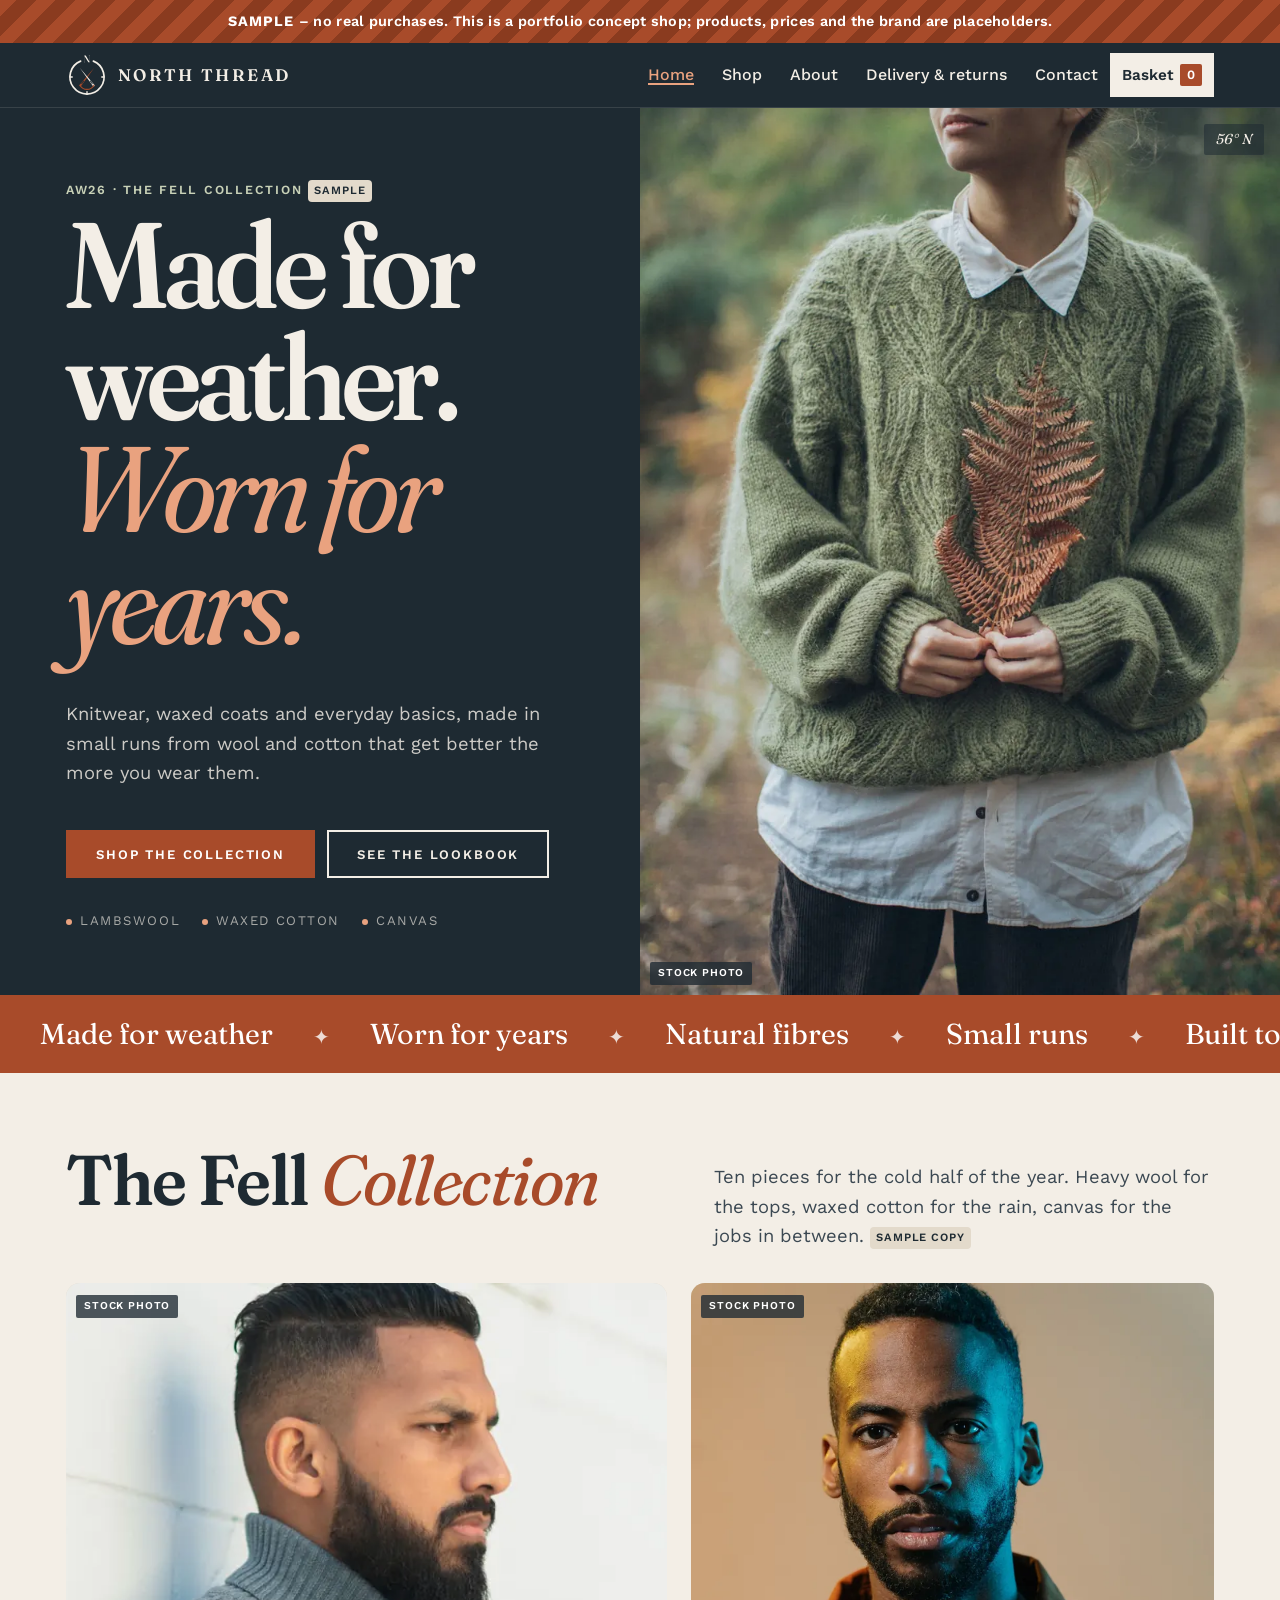
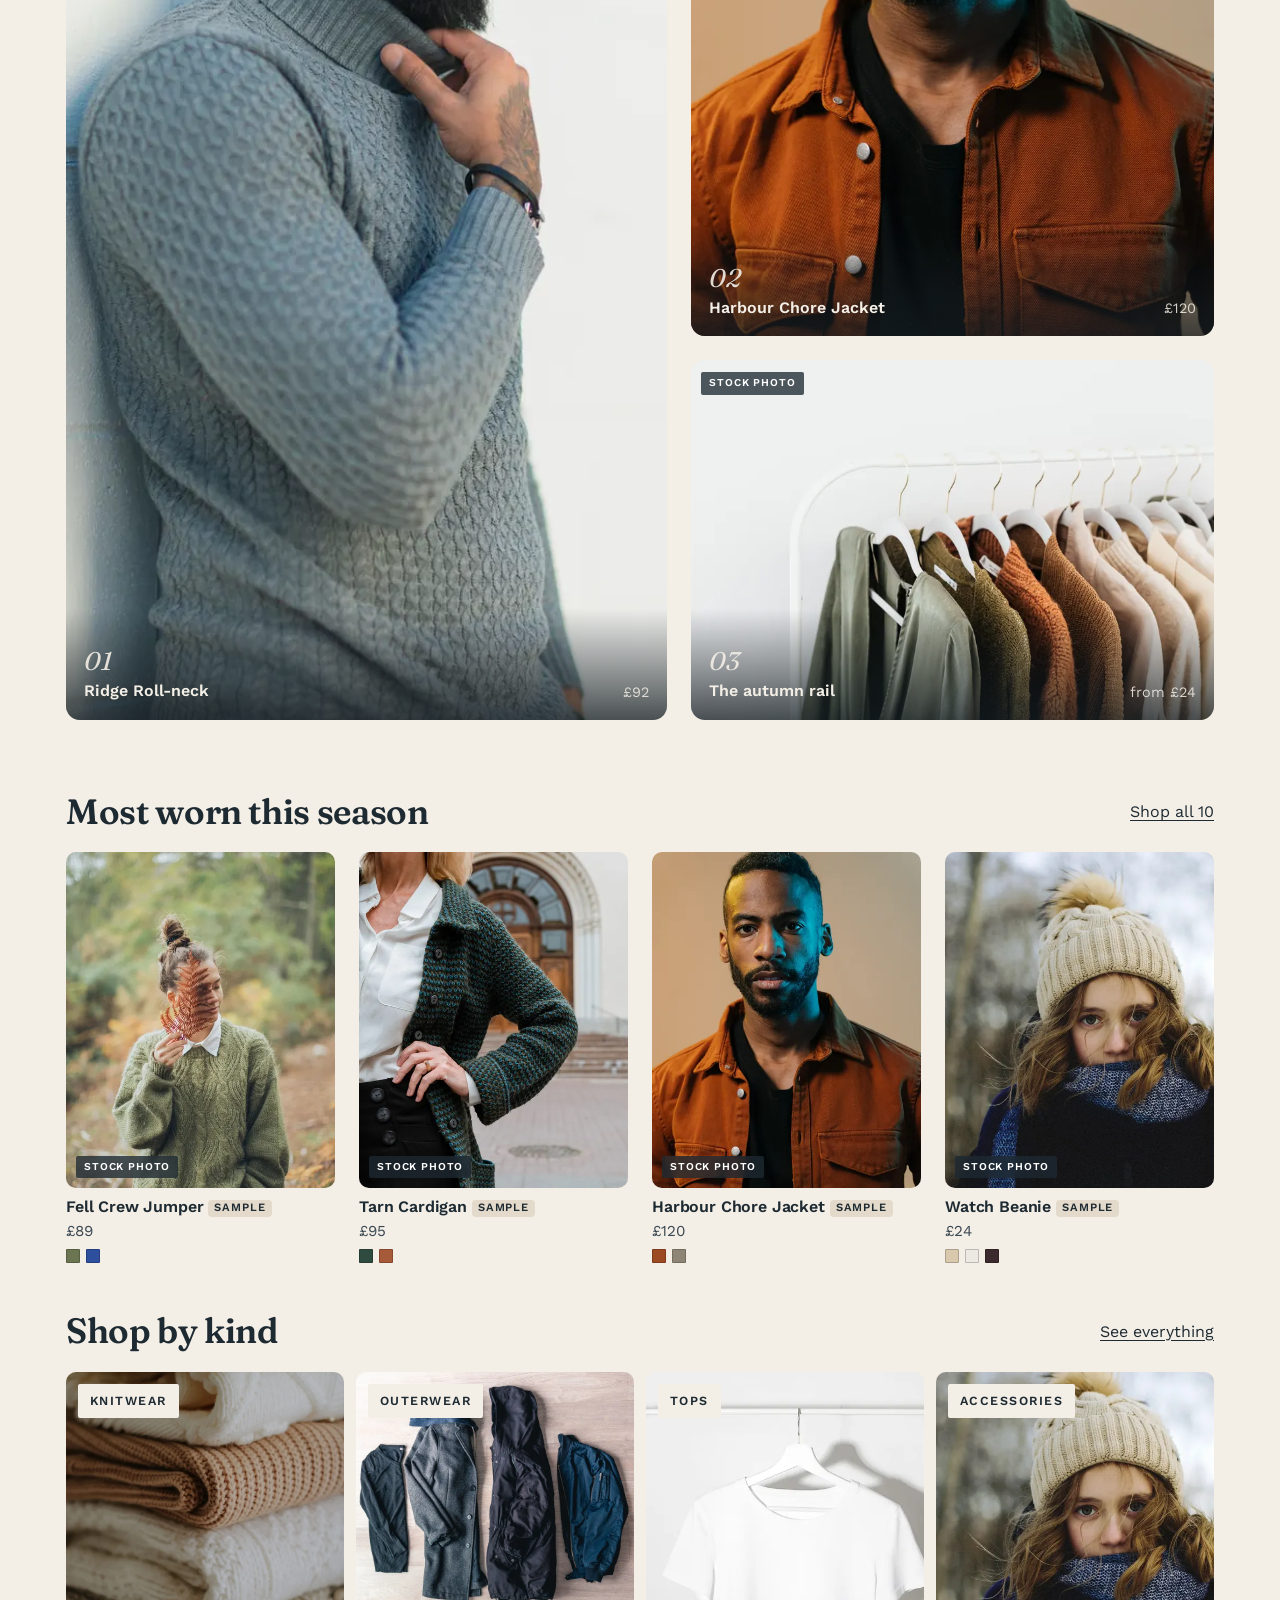
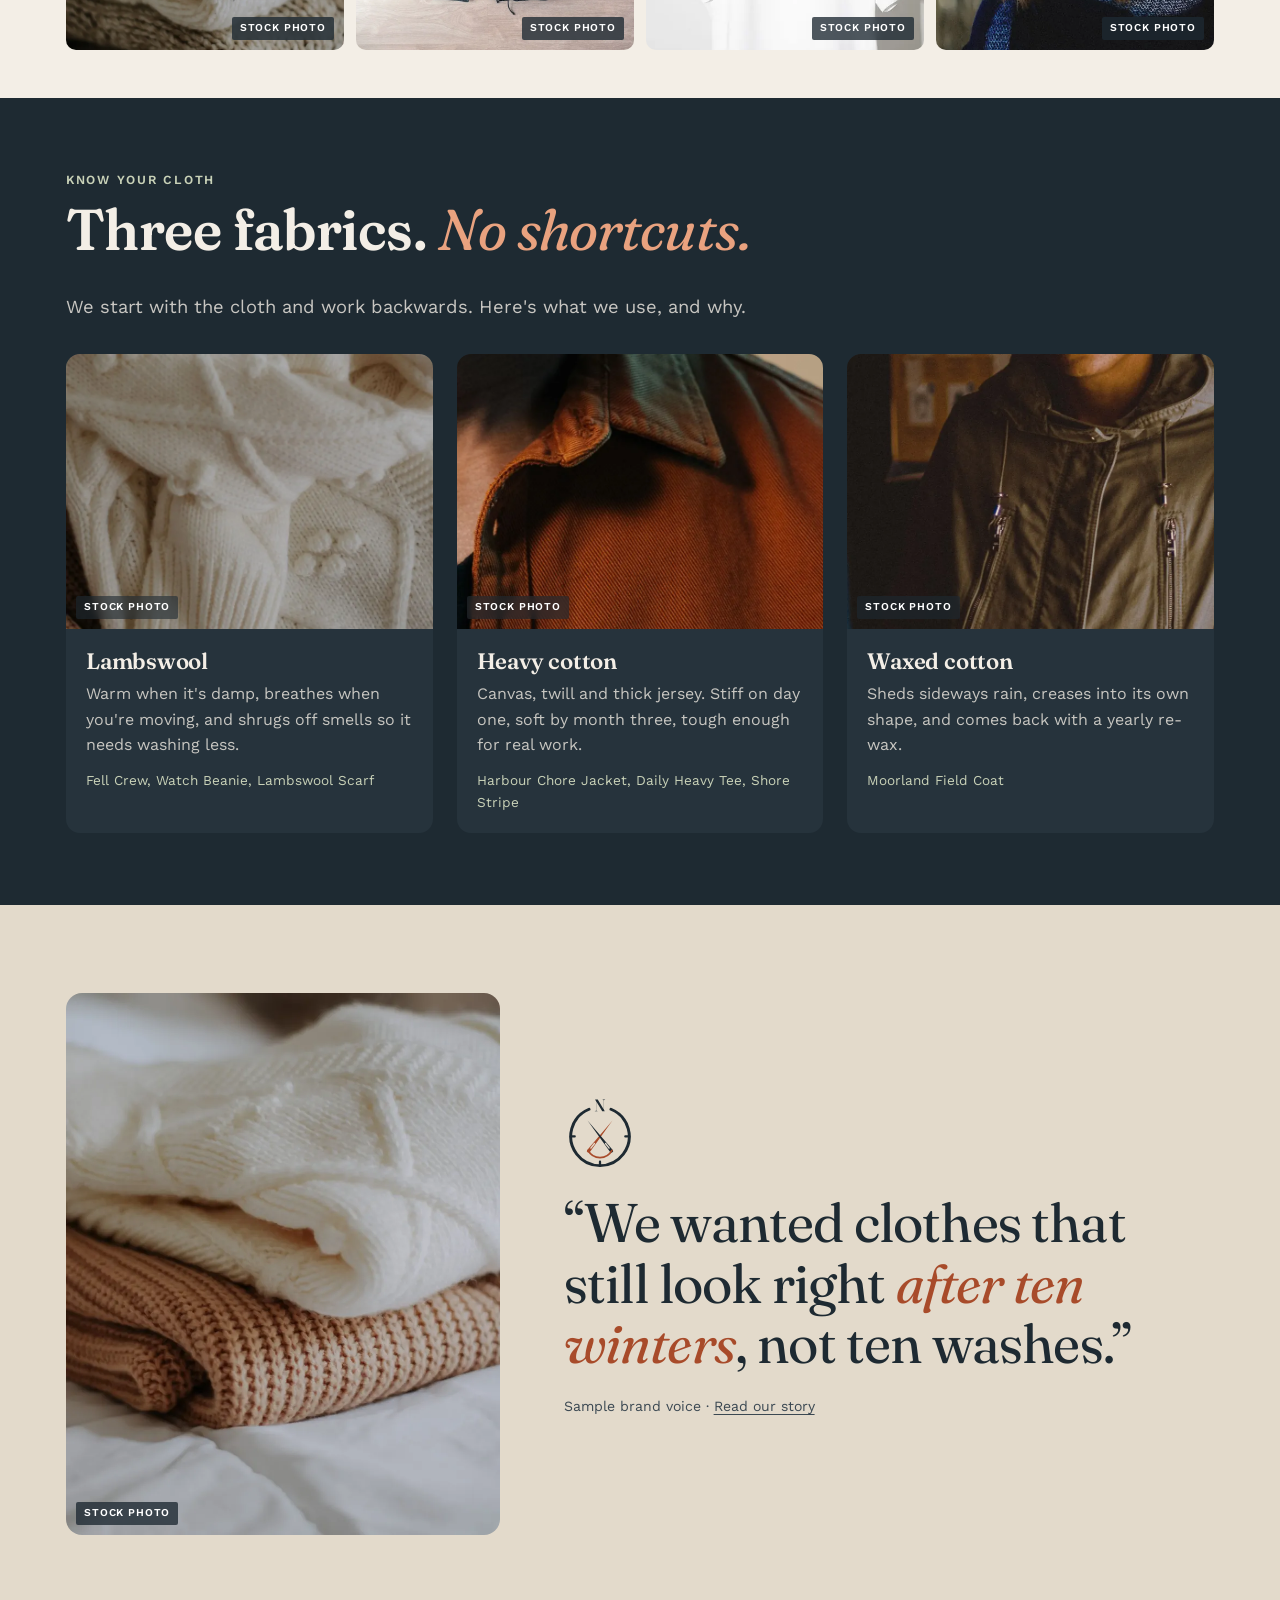
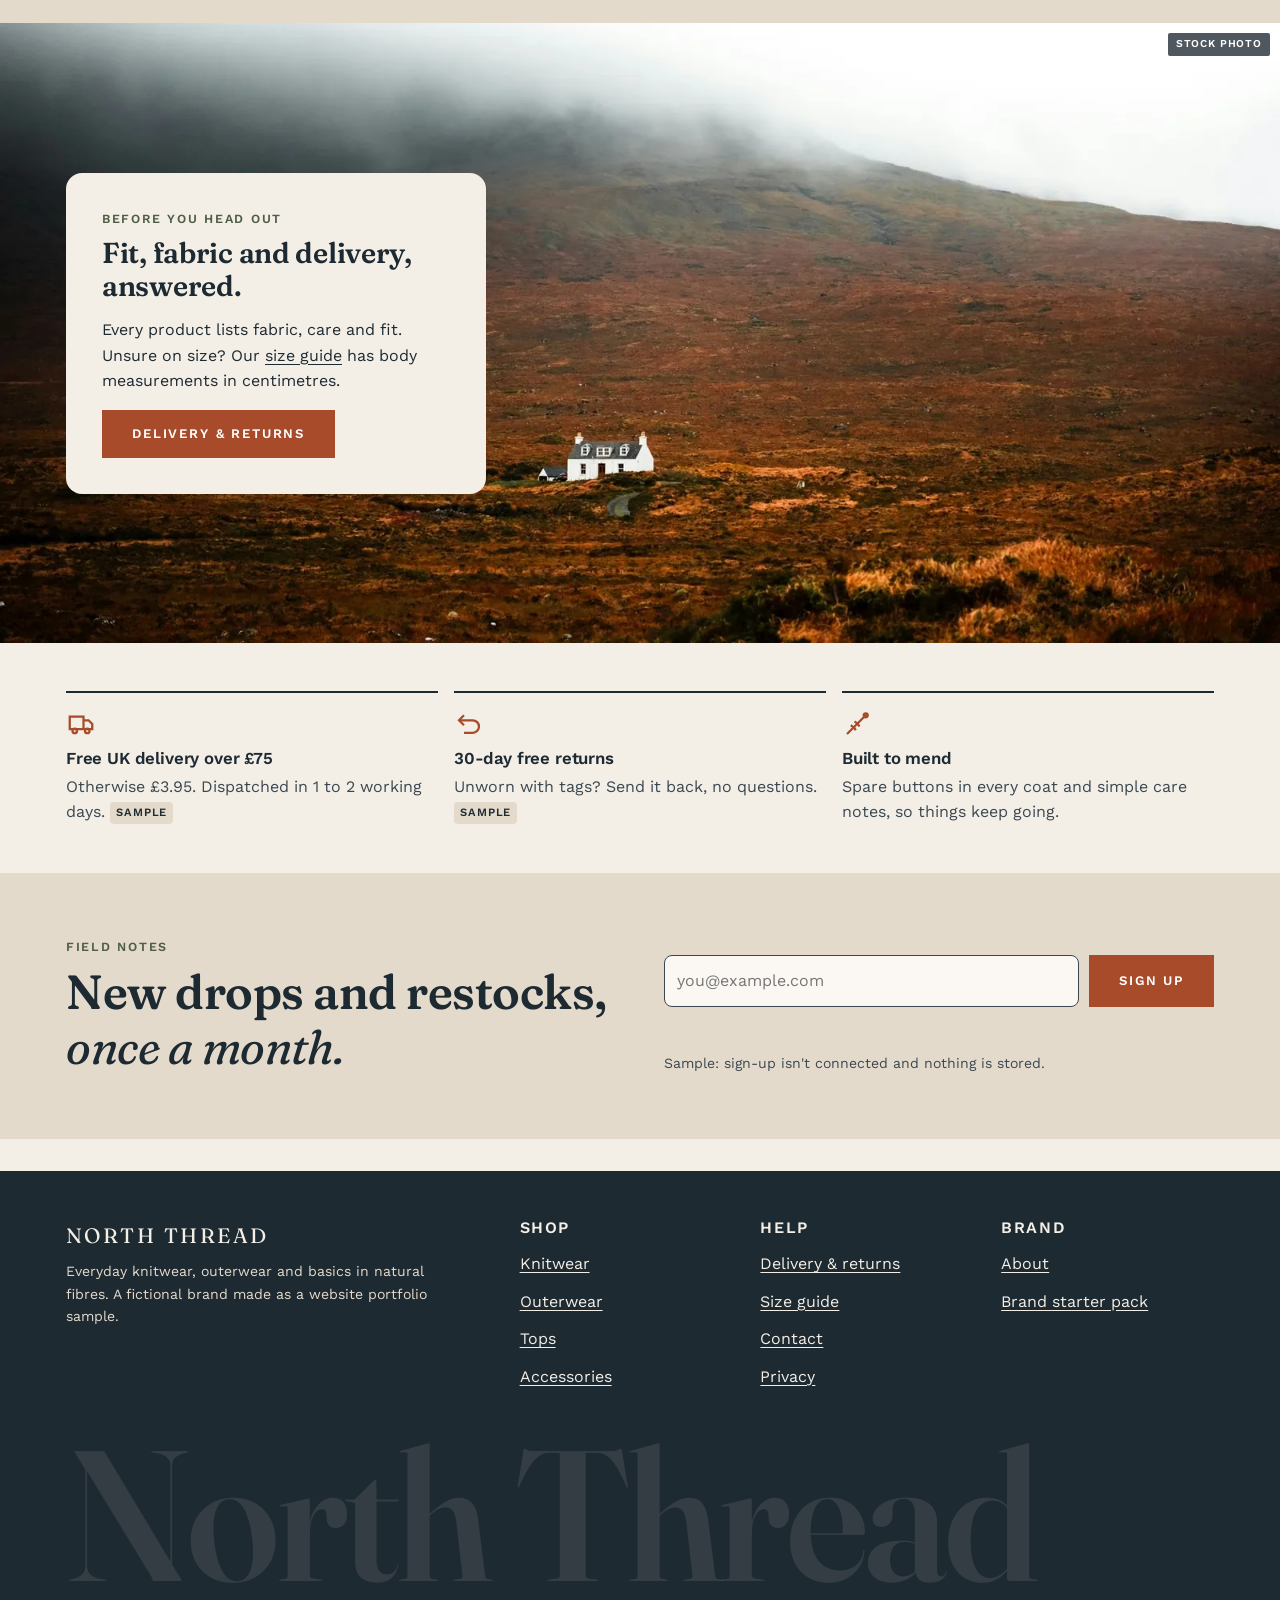
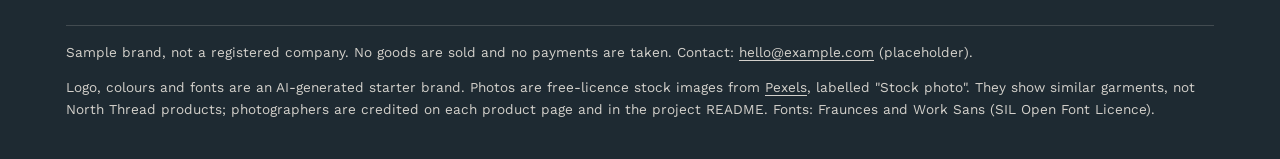
<file: index.html>
<!doctype html>
<html lang="en-GB" class="ui-a">
<head>
<meta charset="utf-8">
<meta name="viewport" content="width=device-width, initial-scale=1">
<title>North Thread | Knitwear & outerwear (sample shop)</title>
<meta name="description" content="North Thread is a sample independent clothing brand: everyday knitwear, outerwear and basics in natural fibres. Portfolio concept, no real purchases.">
<meta name="robots" content="noindex">
<meta property="og:title" content="North Thread | Knitwear & outerwear (sample shop)">
<meta property="og:description" content="North Thread is a sample independent clothing brand: everyday knitwear, outerwear and basics in natural fibres. Portfolio concept, no real purchases.">
<meta property="og:type" content="website">
<!-- og:url and og:image to be set to the live address at deploy time -->
<link rel="icon" href="favicon.svg" type="image/svg+xml">
<link rel="preconnect" href="https://fonts.googleapis.com">
<link rel="preconnect" href="https://fonts.gstatic.com" crossorigin>
<link href="https://fonts.googleapis.com/css2?family=Fraunces:ital,opsz,wght@0,9..144,400;0,9..144,600;1,9..144,400&family=Work+Sans:wght@400;500;600&display=swap" rel="stylesheet">
<link rel="stylesheet" href="css/style.css">
</head>
<body class="home">
<a class="skip" href="#main">Skip to content</a>
<div class="sample-banner" role="note"><strong>Sample</strong> &ndash; no real purchases. This is a portfolio concept shop; products, prices and the brand are placeholders.</div>
<header class="site-header">
  <div class="wrap header-inner">
    <a class="brand" href="index.html" aria-label="North Thread home"><svg viewBox="0 0 64 64" aria-hidden="true"><metadata><c2pa:manifest>[base64]/[base64]/[base64]/[base64]/[base64]/[base64]/3cyjxFA3Qo5S46fX0/ihY0VZ7mfb9KF703t5OjWDBWMA4GA1UdDwEB/wQEAwIHgDAVBgNVHSUEDjAMBgorBgEEAYPoXgIBMAwGA1UdEwEB/wQCMAAwHwYDVR0jBBgwFoAUzlHiBIFOZFsj+OPEz5o+nMHXXMIwCgYIKoZIzj0EAwMDZwAwZAIwMXMdFJ4BetLLVY7ORuE9noqbbAZOZn/aArXyTwFAZfKrPzxF2vPoJNf1+UCdg1XGAjBwX1zd9WGqYkqmL5SFqw1QySjr1zJfpJM9+1rdDwSPLMOPOjKuiXjoU/[base64]/VQSBw4hBtjq+0EYwscUhJqR44XteSUSuL0l0kHqoRh7Ls/zHRv1Di7hO5ZQ7Sl0HQCQxho=</c2pa:manifest></metadata><path d="M41.74 10.89 A26 26 0 1 1 22.26 10.89" fill="none" stroke="currentColor" stroke-width="2.6" stroke-linecap="round"/><line x1="54.50" y1="35.00" x2="58.00" y2="35.00" stroke="currentColor" stroke-width="2" stroke-linecap="round"/><line x1="32.00" y1="57.50" x2="32.00" y2="61.00" stroke="currentColor" stroke-width="2" stroke-linecap="round"/><line x1="9.50" y1="35.00" x2="6.00" y2="35.00" stroke="currentColor" stroke-width="2" stroke-linecap="round"/><path d="M30.19 12.65Q30.19 12.67 30.17 12.68Q30.16 12.7 30.13 12.7H27.25Q27.21 12.7 27.2 12.68Q27.18 12.67 27.18 12.65Q27.18 12.62 27.26 12.59L27.71 12.47Q28.04 12.36 28.27 12.13Q28.49 11.9 28.49 11.48V3.86Q28.49 3.75 28.48 3.7Q28.47 3.65 28.4 3.54L27.7 2.39Q27.67 2.33 27.64 2.29Q27.61 2.24 27.61 2.22Q27.61 2.21 27.62 2.2Q27.63 2.2 27.67 2.2H29.96Q30 2.2 30.04 2.24Q30.07 2.28 30.12 2.37L35.48 11.3L35.36 11.52V3.42Q35.36 2.99 35.14 2.76Q34.91 2.53 34.57 2.43L33.89 2.3Q33.82 2.28 33.82 2.24Q33.82 2.23 33.83 2.21Q33.85 2.2 33.88 2.2H36.76Q36.79 2.2 36.8 2.21Q36.82 2.23 36.82 2.24Q36.82 2.28 36.74 2.3L36.29 2.43Q35.96 2.53 35.74 2.76Q35.51 2.99 35.51 3.42V11.23Q35.51 11.32 35.54 11.39Q35.57 11.46 35.6 11.52L36.14 12.38Q36.21 12.51 36.24 12.57Q36.27 12.63 36.27 12.65Q36.27 12.68 36.25 12.69Q36.23 12.7 36.18 12.7H34.03Q33.92 12.7 33.92 12.59Q33.92 12.55 33.91 12.49Q33.89 12.42 33.85 12.38L28.33 3.33H28.64V11.48Q28.64 11.9 28.87 12.13Q29.09 12.37 29.42 12.47L30.11 12.59Q30.19 12.62 30.19 12.65Z" fill="currentColor"/><path d="M0 -18 L1.5 16.5 A1.5 1.5 0 0 1 -1.5 16.5 Z M-0.6 8 a0.6 0.6 0 0 1 1.2 0 v5.2 a0.6 0.6 0 0 1 -1.2 0 z" transform="translate(32 35) rotate(38)" fill="#A84B2A" fill-rule="evenodd"/><path d="M0 -18 L1.5 16.5 A1.5 1.5 0 0 1 -1.5 16.5 Z M-0.6 8 a0.6 0.6 0 0 1 1.2 0 v5.2 a0.6 0.6 0 0 1 -1.2 0 z" transform="translate(32 35) rotate(-38)" fill="currentColor" fill-rule="evenodd"/><path d="M21.4 47.5 C 26 56, 38 56, 42.6 47.5" fill="none" stroke="#A84B2A" stroke-width="1.6" stroke-linecap="round"/></svg><span>NORTH THREAD</span></a>
    <button class="nav-toggle" type="button" aria-expanded="false" aria-controls="site-nav">Menu</button>
    <nav class="site-nav" id="site-nav" aria-label="Main"><ul><li><a href="index.html" aria-current="page">Home</a></li><li><a href="shop.html">Shop</a></li><li><a href="about.html">About</a></li><li><a href="delivery.html">Delivery & returns</a></li><li><a href="contact.html">Contact</a></li></ul></nav>
    <a class="basket-link" href="basket.html">Basket <span class="basket-count" aria-label="items">0</span></a>
  </div>
</header>
<main id="main">
<section class="hero2" aria-labelledby="hero-h">
  <div class="hero2-grid">
    <div class="hero2-copy">
      <p class="eyebrow">AW26 &middot; The Fell Collection <span class="tag-sample">Sample</span></p>
      <h1 id="hero-h">Made for weather. <em>Worn for years.</em></h1>
      <p class="lead">Knitwear, waxed coats and everyday basics, made in small runs from wool and cotton that get better the more you wear them.</p>
      <div class="hero-actions">
        <a class="btn" href="shop.html">Shop the collection</a>
        <a class="btn btn-ghost" href="#collection">See the lookbook</a>
      </div>
      <div class="hero2-meta"><span>Lambswool</span><span>Waxed cotton</span><span>Canvas</span></div>
    </div>
    <div class="hero2-media ph">
      <img src="images/photos/hero.webp" srcset="images/photos/hero-sm.webp 800w, images/photos/hero.webp 1600w" sizes="(min-width: 960px) 50vw, 100vw" alt="Stock photo: a woman in a moss green chunky-knit jumper over a white collar holds an autumn leaf in woodland in Scotland" width="1600" height="2400" fetchpriority="high">
      <span class="coord">56&deg; N</span>
      <span class="ph-label">Stock photo</span>
    </div>
  </div>
</section>

<div class="ticker" aria-hidden="true"><div class="ticker-track"><span>Made for weather</span><span>Worn for years</span><span>Natural fibres</span><span>Small runs</span><span>Built to mend</span><span>Free UK delivery over £75</span><span>Made for weather</span><span>Worn for years</span><span>Natural fibres</span><span>Small runs</span><span>Built to mend</span><span>Free UK delivery over £75</span></div></div>

<section class="collection" id="collection" aria-labelledby="col-h">
  <div class="wrap">
    <div class="col-head">
      <h2 id="col-h">The Fell <em>Collection</em></h2>
      <p class="lead" style="margin:0">Ten pieces for the cold half of the year. Heavy wool for the tops, waxed cotton for the rain, canvas for the jobs in between. <span class="tag-sample">Sample copy</span></p>
    </div>
    <div class="edit-grid">
      <a class="e1" href="product.html?id=ridge-rollneck"><figure class="ph" style="height:100%"><img src="images/photos/lookbook-rollneck.webp" srcset="images/photos/lookbook-rollneck-sm.webp 800w, images/photos/lookbook-rollneck.webp 1600w" sizes="(min-width: 860px) 55vw, 100vw" alt="Stock photo: a man in a grey textured-knit roll-neck leans on a white wall" width="1600" height="2000" loading="lazy" style="object-position:50% 30%"><span class="ph-label" style="top:12px;bottom:auto">Stock photo</span><figcaption><span><span class="num">01</span><br><span class="cap-name">Ridge Roll-neck</span></span><span class="cap-price">£92</span></figcaption></figure></a>
      <a class="e2" href="product.html?id=harbour-chore"><figure class="ph" style="height:100%"><img src="images/photos/lookbook-chore.webp" srcset="images/photos/lookbook-chore-sm.webp 800w, images/photos/lookbook-chore.webp 1600w" sizes="(min-width: 860px) 45vw, 100vw" alt="Stock photo: a man in a rust cotton work jacket over a black tee" width="1600" height="2000" loading="lazy" style="object-position:50% 30%"><span class="ph-label" style="top:12px;bottom:auto">Stock photo</span><figcaption><span><span class="num">02</span><br><span class="cap-name">Harbour Chore Jacket</span></span><span class="cap-price">£120</span></figcaption></figure></a>
      <a class="e3" href="shop.html?cat=Knitwear"><figure class="ph" style="height:100%"><img src="images/photos/rail.webp" srcset="images/photos/rail-sm.webp 800w, images/photos/rail.webp 1600w" sizes="(min-width: 860px) 45vw, 100vw" alt="Stock photo: knitwear and shirts in moss, rust, sand and cream on a white clothes rail" width="1600" height="1066" loading="lazy"><span class="ph-label" style="top:12px;bottom:auto">Stock photo</span><figcaption><span><span class="num">03</span><br><span class="cap-name">The autumn rail</span></span><span class="cap-price">from £24</span></figcaption></figure></a>
    </div>
  </div>
</section>

<section aria-labelledby="feat-h" style="padding-top:0">
  <div class="wrap">
    <div class="toolbar"><h2 id="feat-h" style="margin:0">Most worn this season</h2><a href="shop.html">Shop all 10</a></div>
    <div class="rail" id="featured"></div>
  </div>
</section>

<section aria-labelledby="cats-h" style="padding-top:0">
  <div class="wrap">
    <div class="toolbar"><h2 id="cats-h" style="margin:0">Shop by kind</h2><a href="shop.html">See everything</a></div>
    <div class="cats"><a class="cat" href="shop.html?cat=Knitwear"><div class="ph"><img src="images/photos/folded-knits-sm.webp" alt="Stock photo: Stack of folded cream and camel knit jumpers on white bedding" width="800" height="1000" loading="lazy"><span class="ph-label">Stock photo</span></div><span class="cat-name">Knitwear</span></a><a class="cat" href="shop.html?cat=Outerwear"><div class="ph"><img src="images/photos/outerwear-flatlay-sm.webp" alt="Stock photo: Four dark jackets laid out flat on pale wooden floorboards" width="800" height="1000" loading="lazy"><span class="ph-label">Stock photo</span></div><span class="cat-name">Outerwear</span></a><a class="cat" href="shop.html?cat=Tops"><div class="ph"><img src="images/photos/../products/daily-tee-0-sm.webp" alt="Stock photo: Plain white T-shirt on a hanger against a white wall" width="500" height="625" loading="lazy"><span class="ph-label">Stock photo</span></div><span class="cat-name">Tops</span></a><a class="cat" href="shop.html?cat=Accessories"><div class="ph"><img src="images/photos/../products/watch-beanie-0-sm.webp" alt="Stock photo: Young woman in an oat ribbed beanie and blue wool scarf in winter woods" width="500" height="625" loading="lazy"><span class="ph-label">Stock photo</span></div><span class="cat-name">Accessories</span></a></div>
  </div>
</section>

<section class="materials" aria-labelledby="mat-h">
  <div class="wrap">
    <p class="eyebrow" style="color:#C9D2B8">Know your cloth</p>
    <h2 id="mat-h">Three fabrics. <em class="serif" style="color:#E9A27F">No shortcuts.</em></h2>
    <p class="lead">We start with the cloth and work backwards. Here's what we use, and why.</p>
    <div class="mat-grid">
      <article class="mat"><div class="tex ph"><img src="images/photos/wool-sm.webp" srcset="images/photos/wool-sm.webp 800w, images/photos/wool.webp 1600w" sizes="(min-width: 760px) 33vw, 100vw" alt="Stock photo: close-up of cream cable knit and camel rib knit folded together" width="800" height="600" loading="lazy"><span class="ph-label">Stock photo</span></div><div class="mat-body"><h3>Lambswool</h3><p>Warm when it's damp, breathes when you're moving, and shrugs off smells so it needs washing less.</p><p class="used">Fell Crew, Watch Beanie, Lambswool Scarf</p></div></article>
      <article class="mat"><div class="tex ph"><img src="images/photos/cotton-sm.webp" srcset="images/photos/cotton-sm.webp 800w, images/photos/cotton.webp 1600w" sizes="(min-width: 760px) 33vw, 100vw" alt="Stock photo: close-up of a rust cotton twill work jacket collar and placket" width="800" height="600" loading="lazy"><span class="ph-label">Stock photo</span></div><div class="mat-body"><h3>Heavy cotton</h3><p>Canvas, twill and thick jersey. Stiff on day one, soft by month three, tough enough for real work.</p><p class="used">Harbour Chore Jacket, Daily Heavy Tee, Shore Stripe</p></div></article>
      <article class="mat"><div class="tex ph"><img src="images/photos/wax-sm.webp" srcset="images/photos/wax-sm.webp 800w, images/photos/wax.webp 1600w" sizes="(min-width: 760px) 33vw, 100vw" alt="Stock photo: close-up of an olive field coat with a two-way zip and drawcord hood" width="800" height="600" loading="lazy"><span class="ph-label">Stock photo</span></div><div class="mat-body"><h3>Waxed cotton</h3><p>Sheds sideways rain, creases into its own shape, and comes back with a yearly re-wax.</p><p class="used">Moorland Field Coat</p></div></article>
    </div>
  </div>
</section>

<section class="story story-split" aria-label="Our story">
  <div class="wrap story-grid">
    <div class="ph story-photo"><img src="images/photos/knit-stack-sm.webp" srcset="images/photos/knit-stack-sm.webp 800w, images/photos/knit-stack.webp 1600w" sizes="(min-width: 860px) 40vw, 100vw" alt="Stock photo: cream cable knit folded on a camel rib-knit jumper" width="800" height="1000" loading="lazy"><span class="ph-label">Stock photo</span></div>
    <div>
      <img class="mark" src="images/logo-mark.svg" alt="" width="72" height="72">
      <blockquote>&ldquo;We wanted clothes that still look right <em>after ten winters</em>, not ten washes.&rdquo;</blockquote>
      <p class="small">Sample brand voice &middot; <a href="about.html">Read our story</a></p>
    </div>
  </div>
</section>

<section class="band" aria-labelledby="band-h">
  <img src="images/photos/highlands.webp" srcset="images/photos/highlands-sm.webp 800w, images/photos/highlands.webp 1600w" sizes="100vw" alt="Stock photo: a lone white cottage under low cloud on a rust-brown Highland moor" width="1600" height="1066" loading="lazy" style="object-position:60% 50%"><span class="ph-label" style="left:auto;right:10px;top:10px;bottom:auto">Stock photo</span>
  <div class="band-card">
    <p class="eyebrow">Before you head out</p>
    <h2 id="band-h" style="font-size:1.8rem">Fit, fabric and delivery, answered.</h2>
    <p>Every product lists fabric, care and fit. Unsure on size? Our <a href="delivery.html#sizes">size guide</a> has body measurements in centimetres.</p>
    <a class="btn" href="delivery.html">Delivery &amp; returns</a>
  </div>
</section>

<section aria-label="Our promises">
  <div class="wrap promise-grid">
    <div class="promise"><svg viewBox="0 0 24 24" fill="none" stroke="currentColor" stroke-width="1.8" aria-hidden="true"><path d="M3 6h11v10H3zM14 9h4l3 3v4h-7"/><circle cx="7" cy="17.5" r="1.8"/><circle cx="17" cy="17.5" r="1.8"/></svg><h3>Free UK delivery over £75</h3><p>Otherwise £3.95. Dispatched in 1 to 2 working days. <span class="tag-sample">Sample</span></p></div>
    <div class="promise"><svg viewBox="0 0 24 24" fill="none" stroke="currentColor" stroke-width="1.8" aria-hidden="true"><path d="M4 9h11a5 5 0 0 1 0 10H8"/><path d="M8 5 4 9l4 4"/></svg><h3>30-day free returns</h3><p>Unworn with tags? Send it back, no questions. <span class="tag-sample">Sample</span></p></div>
    <div class="promise"><svg viewBox="0 0 24 24" fill="none" stroke="currentColor" stroke-width="1.8" aria-hidden="true"><path d="M4 20 20 4"/><circle cx="19" cy="5" r="1.6"/><path d="M7 13c2 1 3 2 4 4M10 10c2 1 3 2 4 4"/></svg><h3>Built to mend</h3><p>Spare buttons in every coat and simple care notes, so things keep going.</p></div>
  </div>
</section>

<section class="news" aria-labelledby="news-h">
  <div class="wrap news-grid">
    <div><p class="eyebrow">Field notes</p><h2 id="news-h">New drops and restocks, <em class="serif">once a month.</em></h2></div>
    <div>
      <form id="news-form" novalidate>
        <label class="visually-hidden" for="news-email">Email address</label>
        <input type="email" id="news-email" placeholder="you@example.com" autocomplete="email">
        <button class="btn" type="submit">Sign up</button>
      </form>
      <p class="form-msg" id="news-msg" role="status"></p>
      <p class="small" style="margin:0">Sample: sign-up isn't connected and nothing is stored.</p>
    </div>
  </div>
</section>
</main>
<footer class="site-footer">
  <div class="wrap">
    <div class="footer-grid">
      <div>
        <p style="font-family:var(--display);font-size:1.3rem;letter-spacing:.12em;margin-bottom:.4em">NORTH THREAD</p>
        <p class="small" style="color:var(--stone);max-width:28em">Everyday knitwear, outerwear and basics in natural fibres. A fictional brand made as a website portfolio sample.</p>
      </div>
      <div><h2>Shop</h2><ul><li><a href="shop.html?cat=Knitwear">Knitwear</a></li><li><a href="shop.html?cat=Outerwear">Outerwear</a></li><li><a href="shop.html?cat=Tops">Tops</a></li><li><a href="shop.html?cat=Accessories">Accessories</a></li></ul></div>
      <div><h2>Help</h2><ul><li><a href="delivery.html">Delivery &amp; returns</a></li><li><a href="delivery.html#sizes">Size guide</a></li><li><a href="contact.html">Contact</a></li><li><a href="privacy.html">Privacy</a></li></ul></div>
      <div><h2>Brand</h2><ul><li><a href="about.html">About</a></li><li><a href="brand.html">Brand starter pack</a></li></ul></div>
    </div>
    <p class="footer-mark" aria-hidden="true">North Thread</p>
    <div class="footer-legal">
      <p>Sample brand, not a registered company. No goods are sold and no payments are taken. Contact: <a href="mailto:hello@example.com">hello@example.com</a> (placeholder).</p>
      <p>Logo, colours and fonts are an AI-generated starter brand. Photos are free-licence stock images from <a href="https://www.pexels.com/license/">Pexels</a>, labelled "Stock photo". They show similar garments, not North Thread products; photographers are credited on each product page and in the project README. Fonts: Fraunces and Work Sans (SIL Open Font Licence).</p>
    </div>
  </div>
</footer>
<script src="js/products.js"></script>
<script src="js/main.js"></script>
</body>
</html>
</file>
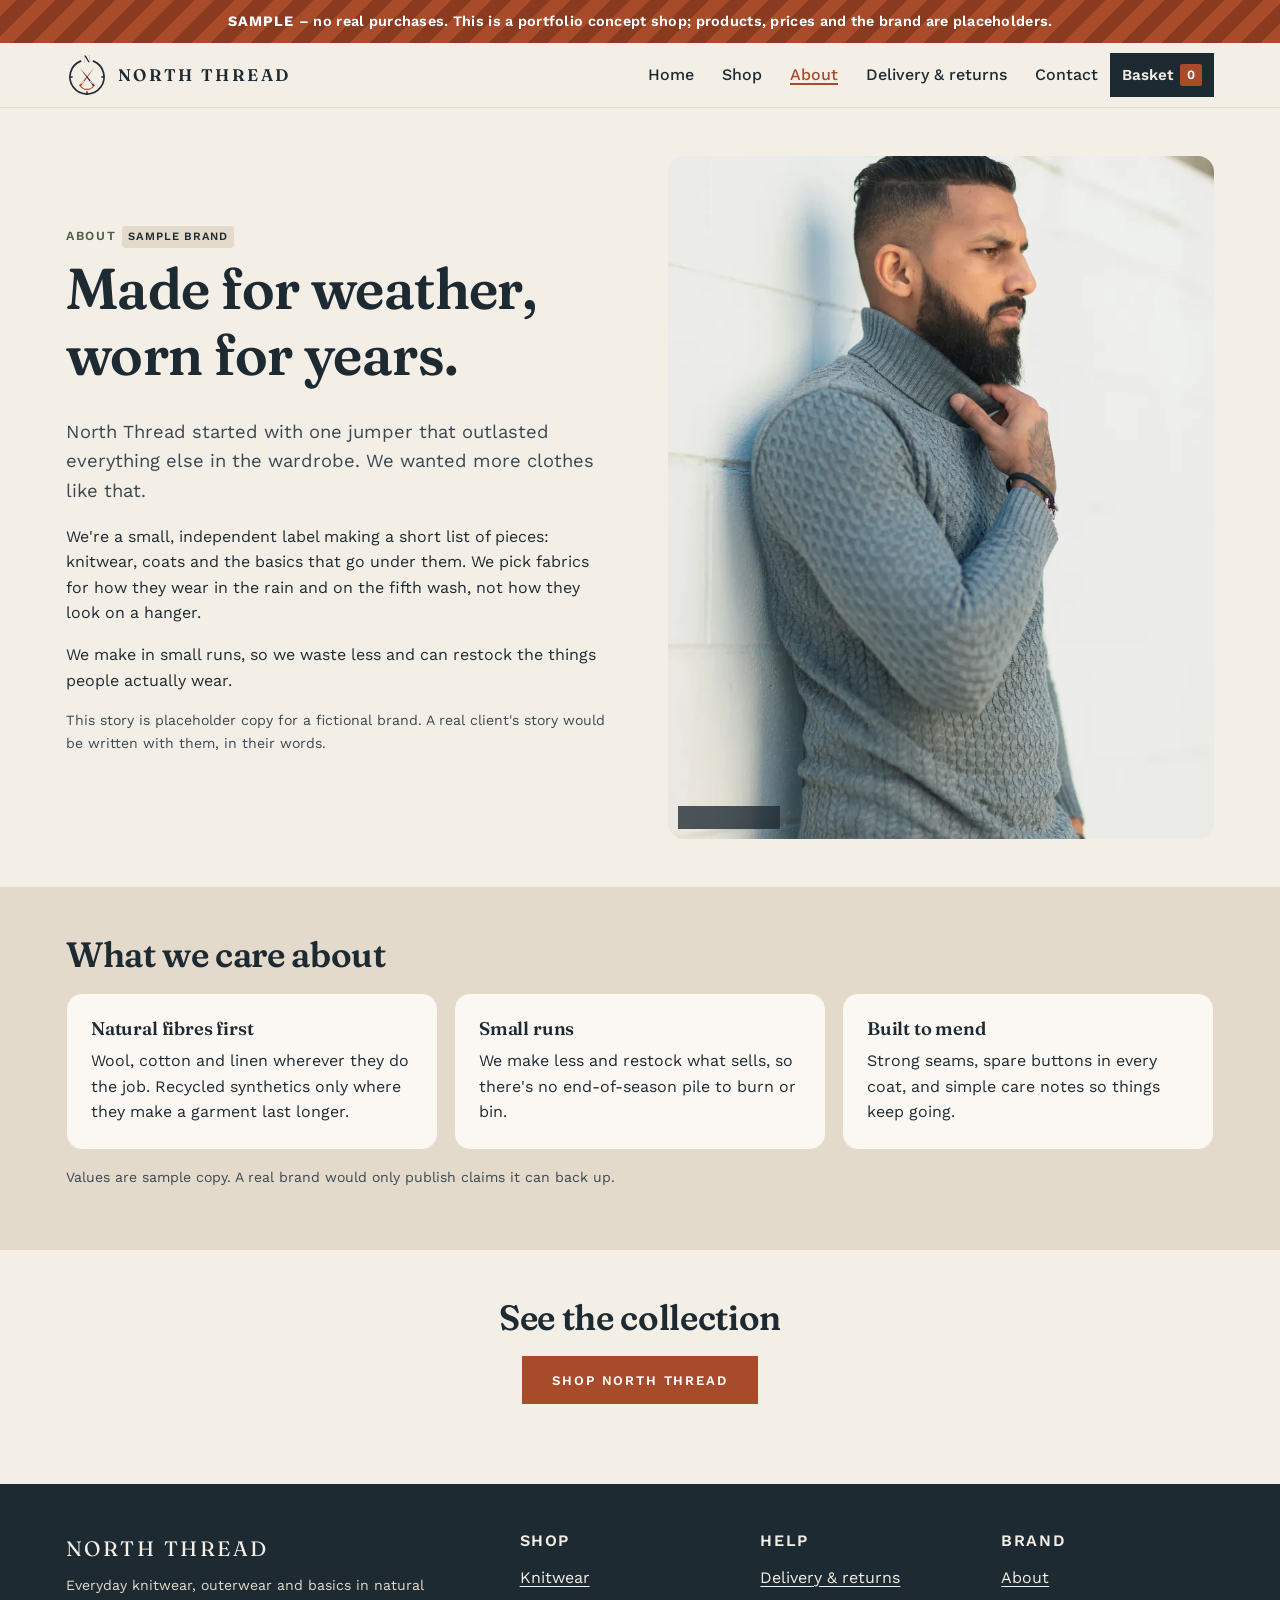
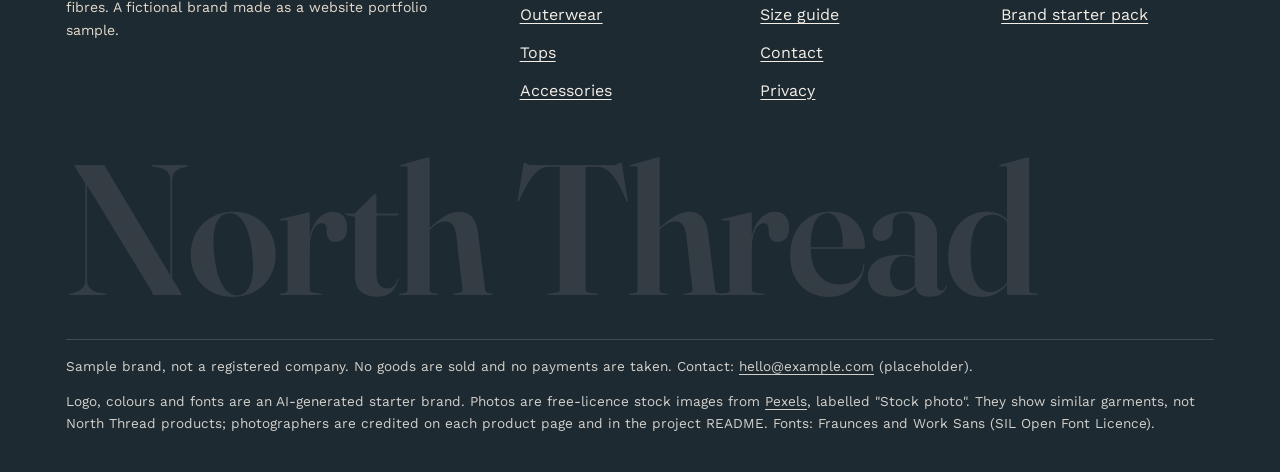
<file: about.html>
<!doctype html>
<html lang="en-GB" class="ui-a">
<head>
<meta charset="utf-8">
<meta name="viewport" content="width=device-width, initial-scale=1">
<title>About North Thread (sample brand)</title>
<meta name="description" content="The story behind North Thread, a sample independent clothing brand making knitwear and outerwear in natural fibres. Portfolio concept.">
<meta name="robots" content="noindex">
<meta property="og:title" content="About North Thread (sample brand)">
<meta property="og:description" content="The story behind North Thread, a sample independent clothing brand making knitwear and outerwear in natural fibres. Portfolio concept.">
<meta property="og:type" content="website">
<!-- og:url and og:image to be set to the live address at deploy time -->
<link rel="icon" href="favicon.svg" type="image/svg+xml">
<link rel="preconnect" href="https://fonts.googleapis.com">
<link rel="preconnect" href="https://fonts.gstatic.com" crossorigin>
<link href="https://fonts.googleapis.com/css2?family=Fraunces:ital,opsz,wght@0,9..144,400;0,9..144,600;1,9..144,400&family=Work+Sans:wght@400;500;600&display=swap" rel="stylesheet">
<link rel="stylesheet" href="css/style.css">
</head>
<body class="">
<a class="skip" href="#main">Skip to content</a>
<div class="sample-banner" role="note"><strong>Sample</strong> &ndash; no real purchases. This is a portfolio concept shop; products, prices and the brand are placeholders.</div>
<header class="site-header">
  <div class="wrap header-inner">
    <a class="brand" href="index.html" aria-label="North Thread home"><svg viewBox="0 0 64 64" aria-hidden="true"><metadata><c2pa:manifest>[base64]/[base64]/[base64]/[base64]/[base64]/[base64]/3cyjxFA3Qo5S46fX0/ihY0VZ7mfb9KF703t5OjWDBWMA4GA1UdDwEB/wQEAwIHgDAVBgNVHSUEDjAMBgorBgEEAYPoXgIBMAwGA1UdEwEB/wQCMAAwHwYDVR0jBBgwFoAUzlHiBIFOZFsj+OPEz5o+nMHXXMIwCgYIKoZIzj0EAwMDZwAwZAIwMXMdFJ4BetLLVY7ORuE9noqbbAZOZn/aArXyTwFAZfKrPzxF2vPoJNf1+UCdg1XGAjBwX1zd9WGqYkqmL5SFqw1QySjr1zJfpJM9+1rdDwSPLMOPOjKuiXjoU/[base64]/VQSBw4hBtjq+0EYwscUhJqR44XteSUSuL0l0kHqoRh7Ls/zHRv1Di7hO5ZQ7Sl0HQCQxho=</c2pa:manifest></metadata><path d="M41.74 10.89 A26 26 0 1 1 22.26 10.89" fill="none" stroke="currentColor" stroke-width="2.6" stroke-linecap="round"/><line x1="54.50" y1="35.00" x2="58.00" y2="35.00" stroke="currentColor" stroke-width="2" stroke-linecap="round"/><line x1="32.00" y1="57.50" x2="32.00" y2="61.00" stroke="currentColor" stroke-width="2" stroke-linecap="round"/><line x1="9.50" y1="35.00" x2="6.00" y2="35.00" stroke="currentColor" stroke-width="2" stroke-linecap="round"/><path d="M30.19 12.65Q30.19 12.67 30.17 12.68Q30.16 12.7 30.13 12.7H27.25Q27.21 12.7 27.2 12.68Q27.18 12.67 27.18 12.65Q27.18 12.62 27.26 12.59L27.71 12.47Q28.04 12.36 28.27 12.13Q28.49 11.9 28.49 11.48V3.86Q28.49 3.75 28.48 3.7Q28.47 3.65 28.4 3.54L27.7 2.39Q27.67 2.33 27.64 2.29Q27.61 2.24 27.61 2.22Q27.61 2.21 27.62 2.2Q27.63 2.2 27.67 2.2H29.96Q30 2.2 30.04 2.24Q30.07 2.28 30.12 2.37L35.48 11.3L35.36 11.52V3.42Q35.36 2.99 35.14 2.76Q34.91 2.53 34.57 2.43L33.89 2.3Q33.82 2.28 33.82 2.24Q33.82 2.23 33.83 2.21Q33.85 2.2 33.88 2.2H36.76Q36.79 2.2 36.8 2.21Q36.82 2.23 36.82 2.24Q36.82 2.28 36.74 2.3L36.29 2.43Q35.96 2.53 35.74 2.76Q35.51 2.99 35.51 3.42V11.23Q35.51 11.32 35.54 11.39Q35.57 11.46 35.6 11.52L36.14 12.38Q36.21 12.51 36.24 12.57Q36.27 12.63 36.27 12.65Q36.27 12.68 36.25 12.69Q36.23 12.7 36.18 12.7H34.03Q33.92 12.7 33.92 12.59Q33.92 12.55 33.91 12.49Q33.89 12.42 33.85 12.38L28.33 3.33H28.64V11.48Q28.64 11.9 28.87 12.13Q29.09 12.37 29.42 12.47L30.11 12.59Q30.19 12.62 30.19 12.65Z" fill="currentColor"/><path d="M0 -18 L1.5 16.5 A1.5 1.5 0 0 1 -1.5 16.5 Z M-0.6 8 a0.6 0.6 0 0 1 1.2 0 v5.2 a0.6 0.6 0 0 1 -1.2 0 z" transform="translate(32 35) rotate(38)" fill="#A84B2A" fill-rule="evenodd"/><path d="M0 -18 L1.5 16.5 A1.5 1.5 0 0 1 -1.5 16.5 Z M-0.6 8 a0.6 0.6 0 0 1 1.2 0 v5.2 a0.6 0.6 0 0 1 -1.2 0 z" transform="translate(32 35) rotate(-38)" fill="currentColor" fill-rule="evenodd"/><path d="M21.4 47.5 C 26 56, 38 56, 42.6 47.5" fill="none" stroke="#A84B2A" stroke-width="1.6" stroke-linecap="round"/></svg><span>NORTH THREAD</span></a>
    <button class="nav-toggle" type="button" aria-expanded="false" aria-controls="site-nav">Menu</button>
    <nav class="site-nav" id="site-nav" aria-label="Main"><ul><li><a href="index.html">Home</a></li><li><a href="shop.html">Shop</a></li><li><a href="about.html" aria-current="page">About</a></li><li><a href="delivery.html">Delivery & returns</a></li><li><a href="contact.html">Contact</a></li></ul></nav>
    <a class="basket-link" href="basket.html">Basket <span class="basket-count" aria-label="items">0</span></a>
  </div>
</header>
<main id="main">
<section>
  <div class="wrap split">
    <div>
      <p class="eyebrow">About <span class="tag-sample">Sample brand</span></p>
      <h1>Made for weather, worn for years.</h1>
      <p class="lead">North Thread started with one jumper that outlasted everything else in the wardrobe. We wanted more clothes like that.</p>
      <p>We're a small, independent label making a short list of pieces: knitwear, coats and the basics that go under them. We pick fabrics for how they wear in the rain and on the fifth wash, not how they look on a hanger.</p>
      <p>We make in small runs, so we waste less and can restock the things people actually wear.</p>
      <p class="small">This story is placeholder copy for a fictional brand. A real client's story would be written with them, in their words.</p>
    </div>
    <div class="ph" style="border-radius:16px;overflow:hidden;aspect-ratio:4/5"><img src="images/photos/lookbook-rollneck-sm.webp" srcset="images/photos/lookbook-rollneck-sm.webp 800w, images/photos/lookbook-rollneck.webp 1600w" sizes="(min-width: 860px) 50vw, 100vw" alt="Stock photo: a man in a grey textured-knit roll-neck leans on a white wall" width="800" height="1000" style="width:100%;height:100%;object-fit:cover;object-position:50% 30%"><span class="ph-label">Stock photo</span></div>
  </div>
</section>
<section style="background:var(--stone)">
  <div class="wrap">
    <h2>What we care about</h2>
    <div class="values">
      <div class="panel"><h3>Natural fibres first</h3><p style="margin:0">Wool, cotton and linen wherever they do the job. Recycled synthetics only where they make a garment last longer.</p></div>
      <div class="panel"><h3>Small runs</h3><p style="margin:0">We make less and restock what sells, so there's no end-of-season pile to burn or bin.</p></div>
      <div class="panel"><h3>Built to mend</h3><p style="margin:0">Strong seams, spare buttons in every coat, and simple care notes so things keep going.</p></div>
    </div>
    <p class="small" style="margin-top:16px">Values are sample copy. A real brand would only publish claims it can back up.</p>
  </div>
</section>
<section>
  <div class="wrap" style="text-align:center">
    <h2>See the collection</h2>
    <a class="btn" href="shop.html">Shop North Thread</a>
  </div>
</section>
</main>
<footer class="site-footer">
  <div class="wrap">
    <div class="footer-grid">
      <div>
        <p style="font-family:var(--display);font-size:1.3rem;letter-spacing:.12em;margin-bottom:.4em">NORTH THREAD</p>
        <p class="small" style="color:var(--stone);max-width:28em">Everyday knitwear, outerwear and basics in natural fibres. A fictional brand made as a website portfolio sample.</p>
      </div>
      <div><h2>Shop</h2><ul><li><a href="shop.html?cat=Knitwear">Knitwear</a></li><li><a href="shop.html?cat=Outerwear">Outerwear</a></li><li><a href="shop.html?cat=Tops">Tops</a></li><li><a href="shop.html?cat=Accessories">Accessories</a></li></ul></div>
      <div><h2>Help</h2><ul><li><a href="delivery.html">Delivery &amp; returns</a></li><li><a href="delivery.html#sizes">Size guide</a></li><li><a href="contact.html">Contact</a></li><li><a href="privacy.html">Privacy</a></li></ul></div>
      <div><h2>Brand</h2><ul><li><a href="about.html">About</a></li><li><a href="brand.html">Brand starter pack</a></li></ul></div>
    </div>
    <p class="footer-mark" aria-hidden="true">North Thread</p>
    <div class="footer-legal">
      <p>Sample brand, not a registered company. No goods are sold and no payments are taken. Contact: <a href="mailto:hello@example.com">hello@example.com</a> (placeholder).</p>
      <p>Logo, colours and fonts are an AI-generated starter brand. Photos are free-licence stock images from <a href="https://www.pexels.com/license/">Pexels</a>, labelled "Stock photo". They show similar garments, not North Thread products; photographers are credited on each product page and in the project README. Fonts: Fraunces and Work Sans (SIL Open Font Licence).</p>
    </div>
  </div>
</footer>
<script src="js/products.js"></script>
<script src="js/main.js"></script>
</body>
</html>
</file>
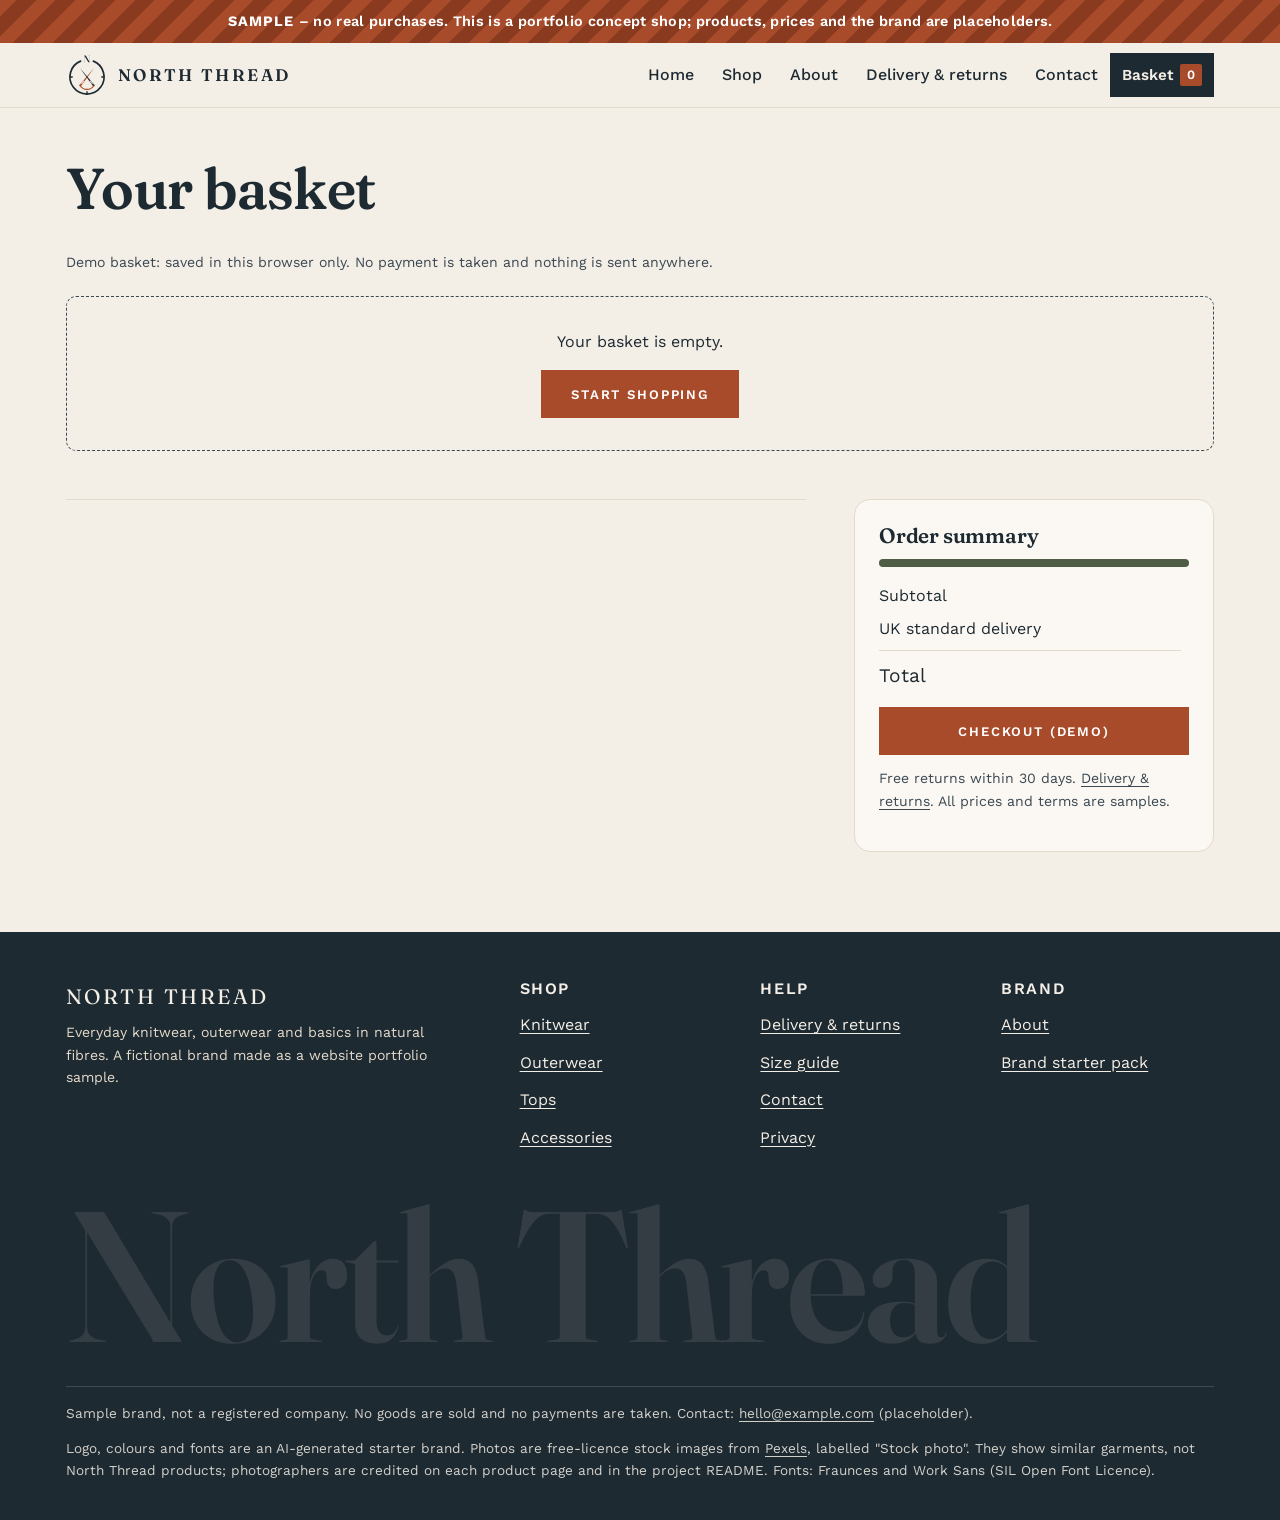
<file: basket.html>
<!doctype html>
<html lang="en-GB" class="ui-a">
<head>
<meta charset="utf-8">
<meta name="viewport" content="width=device-width, initial-scale=1">
<title>Basket (demo) | North Thread</title>
<meta name="description" content="Your North Thread demo basket. This sample shop stores your basket in this browser only and takes no payments.">
<meta name="robots" content="noindex">
<meta property="og:title" content="Basket (demo) | North Thread">
<meta property="og:description" content="Your North Thread demo basket. This sample shop stores your basket in this browser only and takes no payments.">
<meta property="og:type" content="website">
<!-- og:url and og:image to be set to the live address at deploy time -->
<link rel="icon" href="favicon.svg" type="image/svg+xml">
<link rel="preconnect" href="https://fonts.googleapis.com">
<link rel="preconnect" href="https://fonts.gstatic.com" crossorigin>
<link href="https://fonts.googleapis.com/css2?family=Fraunces:ital,opsz,wght@0,9..144,400;0,9..144,600;1,9..144,400&family=Work+Sans:wght@400;500;600&display=swap" rel="stylesheet">
<link rel="stylesheet" href="css/style.css">
</head>
<body class="">
<a class="skip" href="#main">Skip to content</a>
<div class="sample-banner" role="note"><strong>Sample</strong> &ndash; no real purchases. This is a portfolio concept shop; products, prices and the brand are placeholders.</div>
<header class="site-header">
  <div class="wrap header-inner">
    <a class="brand" href="index.html" aria-label="North Thread home"><svg viewBox="0 0 64 64" aria-hidden="true"><metadata><c2pa:manifest>[base64]/[base64]/[base64]/[base64]/[base64]/[base64]/3cyjxFA3Qo5S46fX0/ihY0VZ7mfb9KF703t5OjWDBWMA4GA1UdDwEB/wQEAwIHgDAVBgNVHSUEDjAMBgorBgEEAYPoXgIBMAwGA1UdEwEB/wQCMAAwHwYDVR0jBBgwFoAUzlHiBIFOZFsj+OPEz5o+nMHXXMIwCgYIKoZIzj0EAwMDZwAwZAIwMXMdFJ4BetLLVY7ORuE9noqbbAZOZn/aArXyTwFAZfKrPzxF2vPoJNf1+UCdg1XGAjBwX1zd9WGqYkqmL5SFqw1QySjr1zJfpJM9+1rdDwSPLMOPOjKuiXjoU/[base64]/VQSBw4hBtjq+0EYwscUhJqR44XteSUSuL0l0kHqoRh7Ls/zHRv1Di7hO5ZQ7Sl0HQCQxho=</c2pa:manifest></metadata><path d="M41.74 10.89 A26 26 0 1 1 22.26 10.89" fill="none" stroke="currentColor" stroke-width="2.6" stroke-linecap="round"/><line x1="54.50" y1="35.00" x2="58.00" y2="35.00" stroke="currentColor" stroke-width="2" stroke-linecap="round"/><line x1="32.00" y1="57.50" x2="32.00" y2="61.00" stroke="currentColor" stroke-width="2" stroke-linecap="round"/><line x1="9.50" y1="35.00" x2="6.00" y2="35.00" stroke="currentColor" stroke-width="2" stroke-linecap="round"/><path d="M30.19 12.65Q30.19 12.67 30.17 12.68Q30.16 12.7 30.13 12.7H27.25Q27.21 12.7 27.2 12.68Q27.18 12.67 27.18 12.65Q27.18 12.62 27.26 12.59L27.71 12.47Q28.04 12.36 28.27 12.13Q28.49 11.9 28.49 11.48V3.86Q28.49 3.75 28.48 3.7Q28.47 3.65 28.4 3.54L27.7 2.39Q27.67 2.33 27.64 2.29Q27.61 2.24 27.61 2.22Q27.61 2.21 27.62 2.2Q27.63 2.2 27.67 2.2H29.96Q30 2.2 30.04 2.24Q30.07 2.28 30.12 2.37L35.48 11.3L35.36 11.52V3.42Q35.36 2.99 35.14 2.76Q34.91 2.53 34.57 2.43L33.89 2.3Q33.82 2.28 33.82 2.24Q33.82 2.23 33.83 2.21Q33.85 2.2 33.88 2.2H36.76Q36.79 2.2 36.8 2.21Q36.82 2.23 36.82 2.24Q36.82 2.28 36.74 2.3L36.29 2.43Q35.96 2.53 35.74 2.76Q35.51 2.99 35.51 3.42V11.23Q35.51 11.32 35.54 11.39Q35.57 11.46 35.6 11.52L36.14 12.38Q36.21 12.51 36.24 12.57Q36.27 12.63 36.27 12.65Q36.27 12.68 36.25 12.69Q36.23 12.7 36.18 12.7H34.03Q33.92 12.7 33.92 12.59Q33.92 12.55 33.91 12.49Q33.89 12.42 33.85 12.38L28.33 3.33H28.64V11.48Q28.64 11.9 28.87 12.13Q29.09 12.37 29.42 12.47L30.11 12.59Q30.19 12.62 30.19 12.65Z" fill="currentColor"/><path d="M0 -18 L1.5 16.5 A1.5 1.5 0 0 1 -1.5 16.5 Z M-0.6 8 a0.6 0.6 0 0 1 1.2 0 v5.2 a0.6 0.6 0 0 1 -1.2 0 z" transform="translate(32 35) rotate(38)" fill="#A84B2A" fill-rule="evenodd"/><path d="M0 -18 L1.5 16.5 A1.5 1.5 0 0 1 -1.5 16.5 Z M-0.6 8 a0.6 0.6 0 0 1 1.2 0 v5.2 a0.6 0.6 0 0 1 -1.2 0 z" transform="translate(32 35) rotate(-38)" fill="currentColor" fill-rule="evenodd"/><path d="M21.4 47.5 C 26 56, 38 56, 42.6 47.5" fill="none" stroke="#A84B2A" stroke-width="1.6" stroke-linecap="round"/></svg><span>NORTH THREAD</span></a>
    <button class="nav-toggle" type="button" aria-expanded="false" aria-controls="site-nav">Menu</button>
    <nav class="site-nav" id="site-nav" aria-label="Main"><ul><li><a href="index.html">Home</a></li><li><a href="shop.html">Shop</a></li><li><a href="about.html">About</a></li><li><a href="delivery.html">Delivery & returns</a></li><li><a href="contact.html">Contact</a></li></ul></nav>
    <a class="basket-link" href="basket.html" aria-current="page">Basket <span class="basket-count" aria-label="items">0</span></a>
  </div>
</header>
<main id="main">
<div class="wrap">
  <section style="padding-bottom:8px"><h1>Your basket</h1><p class="small">Demo basket: saved in this browser only. No payment is taken and nothing is sent anywhere.</p></section>
  <div id="basket-empty" hidden class="empty" style="margin-bottom:48px"><p>Your basket is empty.</p><a class="btn" href="shop.html">Start shopping</a></div>
  <div id="basket-full" class="basket-layout" hidden>
    <ul id="lines" style="list-style:none;margin:0;padding:0;border-top:1px solid var(--stone)" aria-label="Basket items"></ul>
    <aside class="panel summary" aria-labelledby="sum-h">
      <h2 id="sum-h" style="font-size:1.3rem">Order summary</h2>
      <p id="free-msg" style="margin:0" role="status"></p>
      <div class="progress" aria-hidden="true"><span id="free-bar"></span></div>
      <dl>
        <dt>Subtotal</dt><dd id="sum-sub"></dd>
        <dt>UK standard delivery</dt><dd id="sum-del"></dd>
        <dt class="total">Total</dt><dd class="total" id="sum-total"></dd>
      </dl>
      <button class="btn btn-block" type="button" id="checkout">Checkout (demo)</button>
      <p class="small" style="margin-top:12px">Free returns within 30 days. <a href="delivery.html">Delivery &amp; returns</a>. All prices and terms are samples.</p>
    </aside>
  </div>
</div>
<dialog id="demo-dialog" aria-labelledby="dlg-h">
  <h2 id="dlg-h" style="font-size:1.4rem">This is a sample shop</h2>
  <p>North Thread is a portfolio concept. There is no checkout, no payment is taken and no order is placed.</p>
  <p class="small">On a live build this button would hand over to Shopify or WooCommerce checkout.</p>
  <form method="dialog" style="display:flex;gap:10px;flex-wrap:wrap">
    <button class="btn">Keep browsing</button>
    <button class="btn btn-ghost" type="button" id="clear-basket">Empty basket</button>
  </form>
</dialog>
</main>
<footer class="site-footer">
  <div class="wrap">
    <div class="footer-grid">
      <div>
        <p style="font-family:var(--display);font-size:1.3rem;letter-spacing:.12em;margin-bottom:.4em">NORTH THREAD</p>
        <p class="small" style="color:var(--stone);max-width:28em">Everyday knitwear, outerwear and basics in natural fibres. A fictional brand made as a website portfolio sample.</p>
      </div>
      <div><h2>Shop</h2><ul><li><a href="shop.html?cat=Knitwear">Knitwear</a></li><li><a href="shop.html?cat=Outerwear">Outerwear</a></li><li><a href="shop.html?cat=Tops">Tops</a></li><li><a href="shop.html?cat=Accessories">Accessories</a></li></ul></div>
      <div><h2>Help</h2><ul><li><a href="delivery.html">Delivery &amp; returns</a></li><li><a href="delivery.html#sizes">Size guide</a></li><li><a href="contact.html">Contact</a></li><li><a href="privacy.html">Privacy</a></li></ul></div>
      <div><h2>Brand</h2><ul><li><a href="about.html">About</a></li><li><a href="brand.html">Brand starter pack</a></li></ul></div>
    </div>
    <p class="footer-mark" aria-hidden="true">North Thread</p>
    <div class="footer-legal">
      <p>Sample brand, not a registered company. No goods are sold and no payments are taken. Contact: <a href="mailto:hello@example.com">hello@example.com</a> (placeholder).</p>
      <p>Logo, colours and fonts are an AI-generated starter brand. Photos are free-licence stock images from <a href="https://www.pexels.com/license/">Pexels</a>, labelled "Stock photo". They show similar garments, not North Thread products; photographers are credited on each product page and in the project README. Fonts: Fraunces and Work Sans (SIL Open Font Licence).</p>
    </div>
  </div>
</footer>
<script src="js/products.js"></script>
<script src="js/main.js"></script>
</body>
</html>
</file>
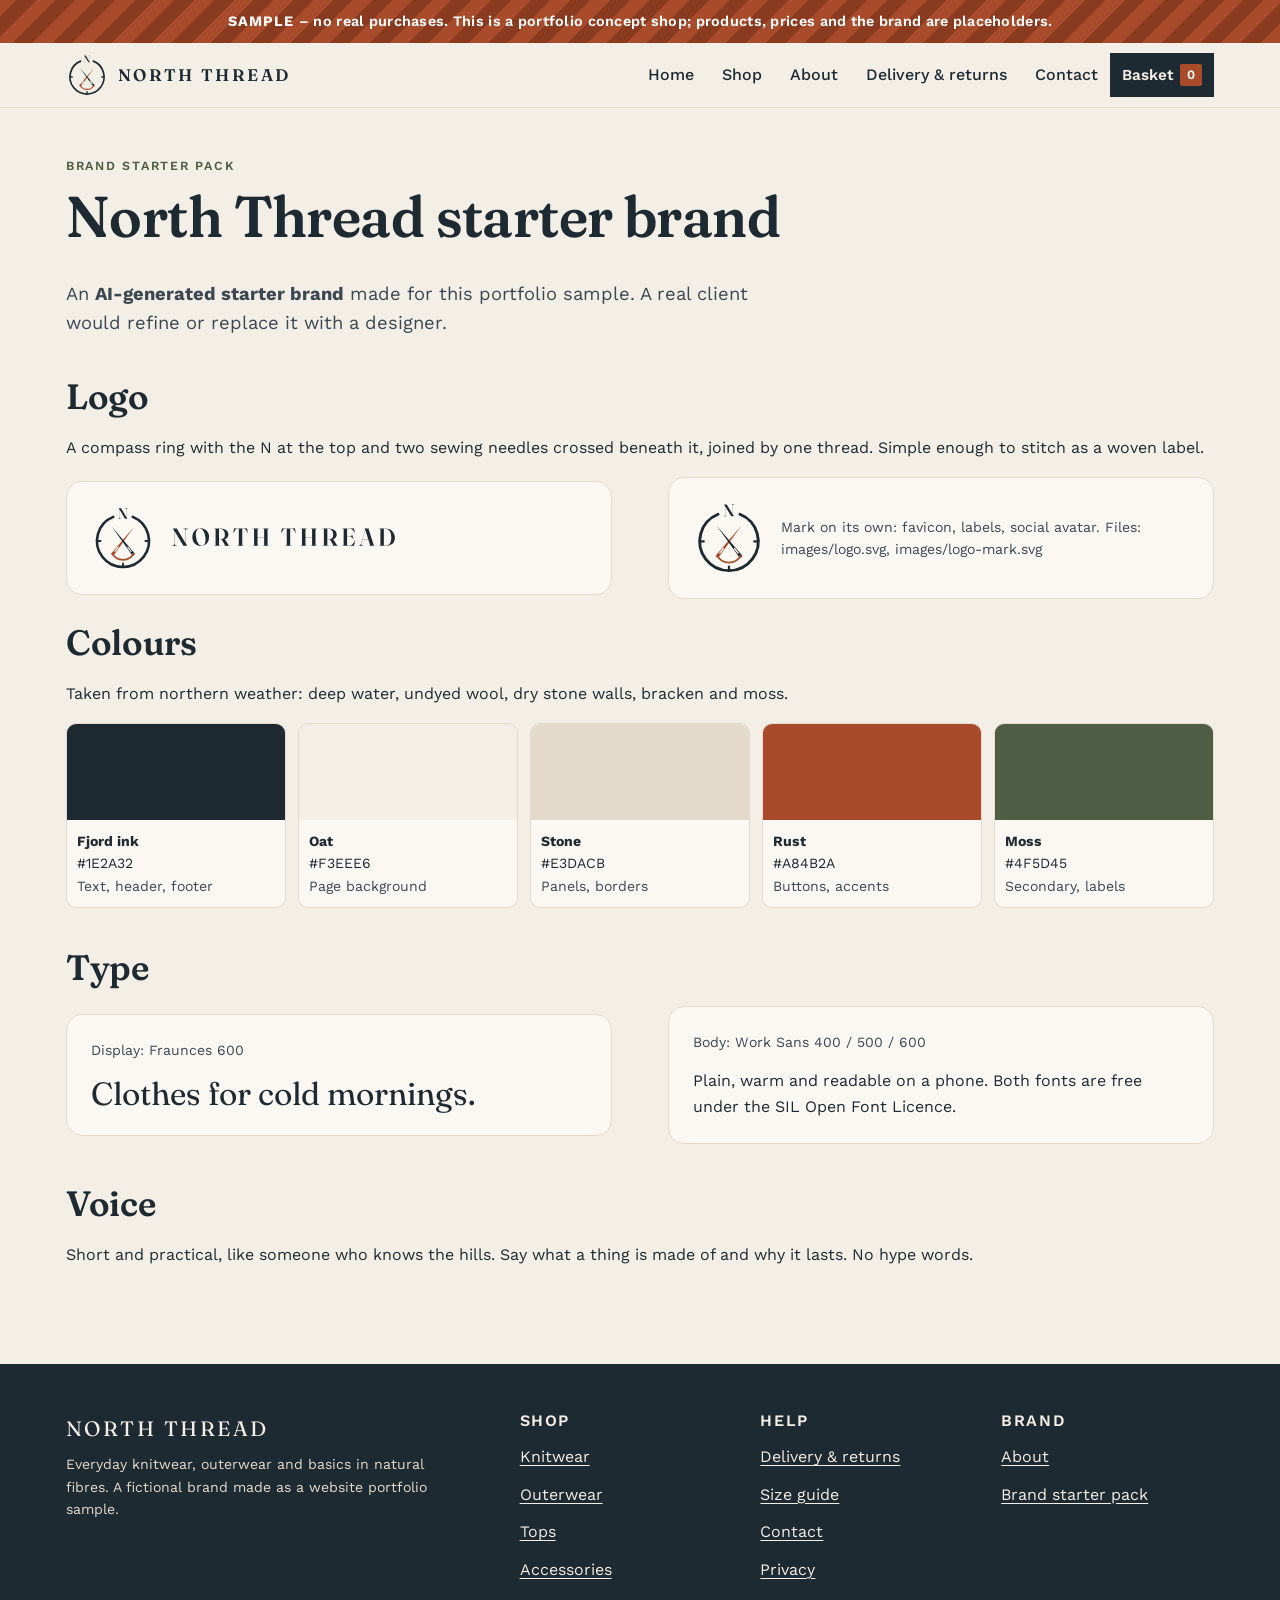
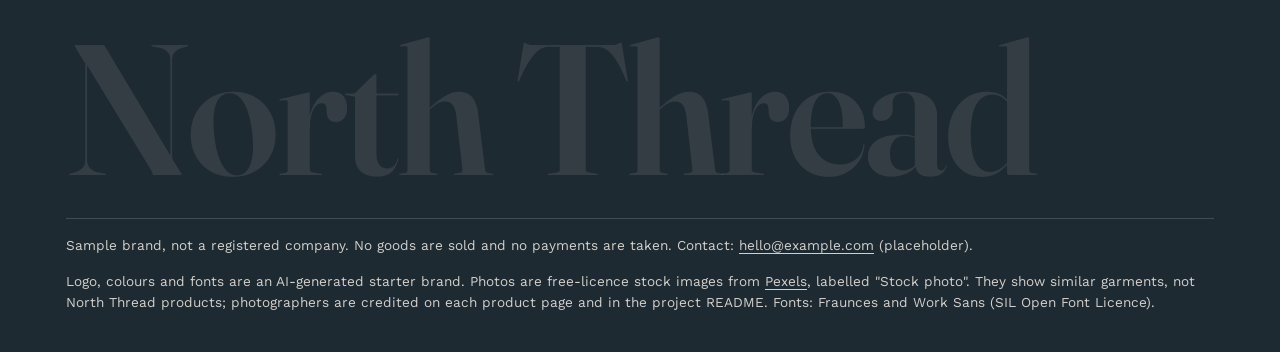
<file: brand.html>
<!doctype html>
<html lang="en-GB" class="ui-a">
<head>
<meta charset="utf-8">
<meta name="viewport" content="width=device-width, initial-scale=1">
<title>Brand starter pack | North Thread (sample)</title>
<meta name="description" content="North Thread AI-generated starter brand: SVG logo, colour palette and type pairing for a sample clothing shop.">
<meta name="robots" content="noindex">
<meta property="og:title" content="Brand starter pack | North Thread (sample)">
<meta property="og:description" content="North Thread AI-generated starter brand: SVG logo, colour palette and type pairing for a sample clothing shop.">
<meta property="og:type" content="website">
<!-- og:url and og:image to be set to the live address at deploy time -->
<link rel="icon" href="favicon.svg" type="image/svg+xml">
<link rel="preconnect" href="https://fonts.googleapis.com">
<link rel="preconnect" href="https://fonts.gstatic.com" crossorigin>
<link href="https://fonts.googleapis.com/css2?family=Fraunces:ital,opsz,wght@0,9..144,400;0,9..144,600;1,9..144,400&family=Work+Sans:wght@400;500;600&display=swap" rel="stylesheet">
<link rel="stylesheet" href="css/style.css">
</head>
<body class="">
<a class="skip" href="#main">Skip to content</a>
<div class="sample-banner" role="note"><strong>Sample</strong> &ndash; no real purchases. This is a portfolio concept shop; products, prices and the brand are placeholders.</div>
<header class="site-header">
  <div class="wrap header-inner">
    <a class="brand" href="index.html" aria-label="North Thread home"><svg viewBox="0 0 64 64" aria-hidden="true"><metadata><c2pa:manifest>[base64]/[base64]/[base64]/[base64]/[base64]/[base64]/3cyjxFA3Qo5S46fX0/ihY0VZ7mfb9KF703t5OjWDBWMA4GA1UdDwEB/wQEAwIHgDAVBgNVHSUEDjAMBgorBgEEAYPoXgIBMAwGA1UdEwEB/wQCMAAwHwYDVR0jBBgwFoAUzlHiBIFOZFsj+OPEz5o+nMHXXMIwCgYIKoZIzj0EAwMDZwAwZAIwMXMdFJ4BetLLVY7ORuE9noqbbAZOZn/aArXyTwFAZfKrPzxF2vPoJNf1+UCdg1XGAjBwX1zd9WGqYkqmL5SFqw1QySjr1zJfpJM9+1rdDwSPLMOPOjKuiXjoU/[base64]/VQSBw4hBtjq+0EYwscUhJqR44XteSUSuL0l0kHqoRh7Ls/zHRv1Di7hO5ZQ7Sl0HQCQxho=</c2pa:manifest></metadata><path d="M41.74 10.89 A26 26 0 1 1 22.26 10.89" fill="none" stroke="currentColor" stroke-width="2.6" stroke-linecap="round"/><line x1="54.50" y1="35.00" x2="58.00" y2="35.00" stroke="currentColor" stroke-width="2" stroke-linecap="round"/><line x1="32.00" y1="57.50" x2="32.00" y2="61.00" stroke="currentColor" stroke-width="2" stroke-linecap="round"/><line x1="9.50" y1="35.00" x2="6.00" y2="35.00" stroke="currentColor" stroke-width="2" stroke-linecap="round"/><path d="M30.19 12.65Q30.19 12.67 30.17 12.68Q30.16 12.7 30.13 12.7H27.25Q27.21 12.7 27.2 12.68Q27.18 12.67 27.18 12.65Q27.18 12.62 27.26 12.59L27.71 12.47Q28.04 12.36 28.27 12.13Q28.49 11.9 28.49 11.48V3.86Q28.49 3.75 28.48 3.7Q28.47 3.65 28.4 3.54L27.7 2.39Q27.67 2.33 27.64 2.29Q27.61 2.24 27.61 2.22Q27.61 2.21 27.62 2.2Q27.63 2.2 27.67 2.2H29.96Q30 2.2 30.04 2.24Q30.07 2.28 30.12 2.37L35.48 11.3L35.36 11.52V3.42Q35.36 2.99 35.14 2.76Q34.91 2.53 34.57 2.43L33.89 2.3Q33.82 2.28 33.82 2.24Q33.82 2.23 33.83 2.21Q33.85 2.2 33.88 2.2H36.76Q36.79 2.2 36.8 2.21Q36.82 2.23 36.82 2.24Q36.82 2.28 36.74 2.3L36.29 2.43Q35.96 2.53 35.74 2.76Q35.51 2.99 35.51 3.42V11.23Q35.51 11.32 35.54 11.39Q35.57 11.46 35.6 11.52L36.14 12.38Q36.21 12.51 36.24 12.57Q36.27 12.63 36.27 12.65Q36.27 12.68 36.25 12.69Q36.23 12.7 36.18 12.7H34.03Q33.92 12.7 33.92 12.59Q33.92 12.55 33.91 12.49Q33.89 12.42 33.85 12.38L28.33 3.33H28.64V11.48Q28.64 11.9 28.87 12.13Q29.09 12.37 29.42 12.47L30.11 12.59Q30.19 12.62 30.19 12.65Z" fill="currentColor"/><path d="M0 -18 L1.5 16.5 A1.5 1.5 0 0 1 -1.5 16.5 Z M-0.6 8 a0.6 0.6 0 0 1 1.2 0 v5.2 a0.6 0.6 0 0 1 -1.2 0 z" transform="translate(32 35) rotate(38)" fill="#A84B2A" fill-rule="evenodd"/><path d="M0 -18 L1.5 16.5 A1.5 1.5 0 0 1 -1.5 16.5 Z M-0.6 8 a0.6 0.6 0 0 1 1.2 0 v5.2 a0.6 0.6 0 0 1 -1.2 0 z" transform="translate(32 35) rotate(-38)" fill="currentColor" fill-rule="evenodd"/><path d="M21.4 47.5 C 26 56, 38 56, 42.6 47.5" fill="none" stroke="#A84B2A" stroke-width="1.6" stroke-linecap="round"/></svg><span>NORTH THREAD</span></a>
    <button class="nav-toggle" type="button" aria-expanded="false" aria-controls="site-nav">Menu</button>
    <nav class="site-nav" id="site-nav" aria-label="Main"><ul><li><a href="index.html">Home</a></li><li><a href="shop.html">Shop</a></li><li><a href="about.html">About</a></li><li><a href="delivery.html">Delivery & returns</a></li><li><a href="contact.html">Contact</a></li></ul></nav>
    <a class="basket-link" href="basket.html">Basket <span class="basket-count" aria-label="items">0</span></a>
  </div>
</header>
<main id="main">
<div class="wrap"><section>
<p class="eyebrow">Brand starter pack</p>
<h1>North Thread starter brand</h1>
<p class="lead">An <strong>AI-generated starter brand</strong> made for this portfolio sample. A real client would refine or replace it with a designer.</p>

<h2 style="margin-top:40px">Logo</h2>
<p>A compass ring with the N at the top and two sewing needles crossed beneath it, joined by one thread. Simple enough to stitch as a woven label.</p>
<div class="split" style="margin-bottom:24px">
  <div class="panel"><img src="images/logo.svg" alt="North Thread logo: compass with crossed sewing needles under the N, with wordmark" width="340" height="64"></div>
  <div class="panel" style="display:flex;gap:16px;align-items:center"><img src="images/logo-mark.svg" alt="North Thread mark: compass ring with N at the top and two crossed sewing needles" width="72" height="72"><span class="small">Mark on its own: favicon, labels, social avatar. Files: images/logo.svg, images/logo-mark.svg</span></div>
</div>

<h2>Colours</h2>
<p>Taken from northern weather: deep water, undyed wool, dry stone walls, bracken and moss.</p>
<div class="palette"><div class="swatch"><div style="background:#1E2A32"></div><p><strong>Fjord ink</strong><br>#1E2A32<br><span class="small">Text, header, footer</span></p></div><div class="swatch"><div style="background:#F3EEE6"></div><p><strong>Oat</strong><br>#F3EEE6<br><span class="small">Page background</span></p></div><div class="swatch"><div style="background:#E3DACB"></div><p><strong>Stone</strong><br>#E3DACB<br><span class="small">Panels, borders</span></p></div><div class="swatch"><div style="background:#A84B2A"></div><p><strong>Rust</strong><br>#A84B2A<br><span class="small">Buttons, accents</span></p></div><div class="swatch"><div style="background:#4F5D45"></div><p><strong>Moss</strong><br>#4F5D45<br><span class="small">Secondary, labels</span></p></div></div>

<h2 style="margin-top:40px">Type</h2>
<div class="split">
  <div class="panel"><p class="small">Display: Fraunces 600</p><p style="font-family:var(--display);font-size:2rem;line-height:1.1;margin:0">Clothes for cold mornings.</p></div>
  <div class="panel"><p class="small">Body: Work Sans 400 / 500 / 600</p><p style="margin:0">Plain, warm and readable on a phone. Both fonts are free under the SIL Open Font Licence.</p></div>
</div>

<h2 style="margin-top:40px">Voice</h2>
<p>Short and practical, like someone who knows the hills. Say what a thing is made of and why it lasts. No hype words.</p>
</section></div>
</main>
<footer class="site-footer">
  <div class="wrap">
    <div class="footer-grid">
      <div>
        <p style="font-family:var(--display);font-size:1.3rem;letter-spacing:.12em;margin-bottom:.4em">NORTH THREAD</p>
        <p class="small" style="color:var(--stone);max-width:28em">Everyday knitwear, outerwear and basics in natural fibres. A fictional brand made as a website portfolio sample.</p>
      </div>
      <div><h2>Shop</h2><ul><li><a href="shop.html?cat=Knitwear">Knitwear</a></li><li><a href="shop.html?cat=Outerwear">Outerwear</a></li><li><a href="shop.html?cat=Tops">Tops</a></li><li><a href="shop.html?cat=Accessories">Accessories</a></li></ul></div>
      <div><h2>Help</h2><ul><li><a href="delivery.html">Delivery &amp; returns</a></li><li><a href="delivery.html#sizes">Size guide</a></li><li><a href="contact.html">Contact</a></li><li><a href="privacy.html">Privacy</a></li></ul></div>
      <div><h2>Brand</h2><ul><li><a href="about.html">About</a></li><li><a href="brand.html">Brand starter pack</a></li></ul></div>
    </div>
    <p class="footer-mark" aria-hidden="true">North Thread</p>
    <div class="footer-legal">
      <p>Sample brand, not a registered company. No goods are sold and no payments are taken. Contact: <a href="mailto:hello@example.com">hello@example.com</a> (placeholder).</p>
      <p>Logo, colours and fonts are an AI-generated starter brand. Photos are free-licence stock images from <a href="https://www.pexels.com/license/">Pexels</a>, labelled "Stock photo". They show similar garments, not North Thread products; photographers are credited on each product page and in the project README. Fonts: Fraunces and Work Sans (SIL Open Font Licence).</p>
    </div>
  </div>
</footer>
<script src="js/products.js"></script>
<script src="js/main.js"></script>
</body>
</html>
</file>
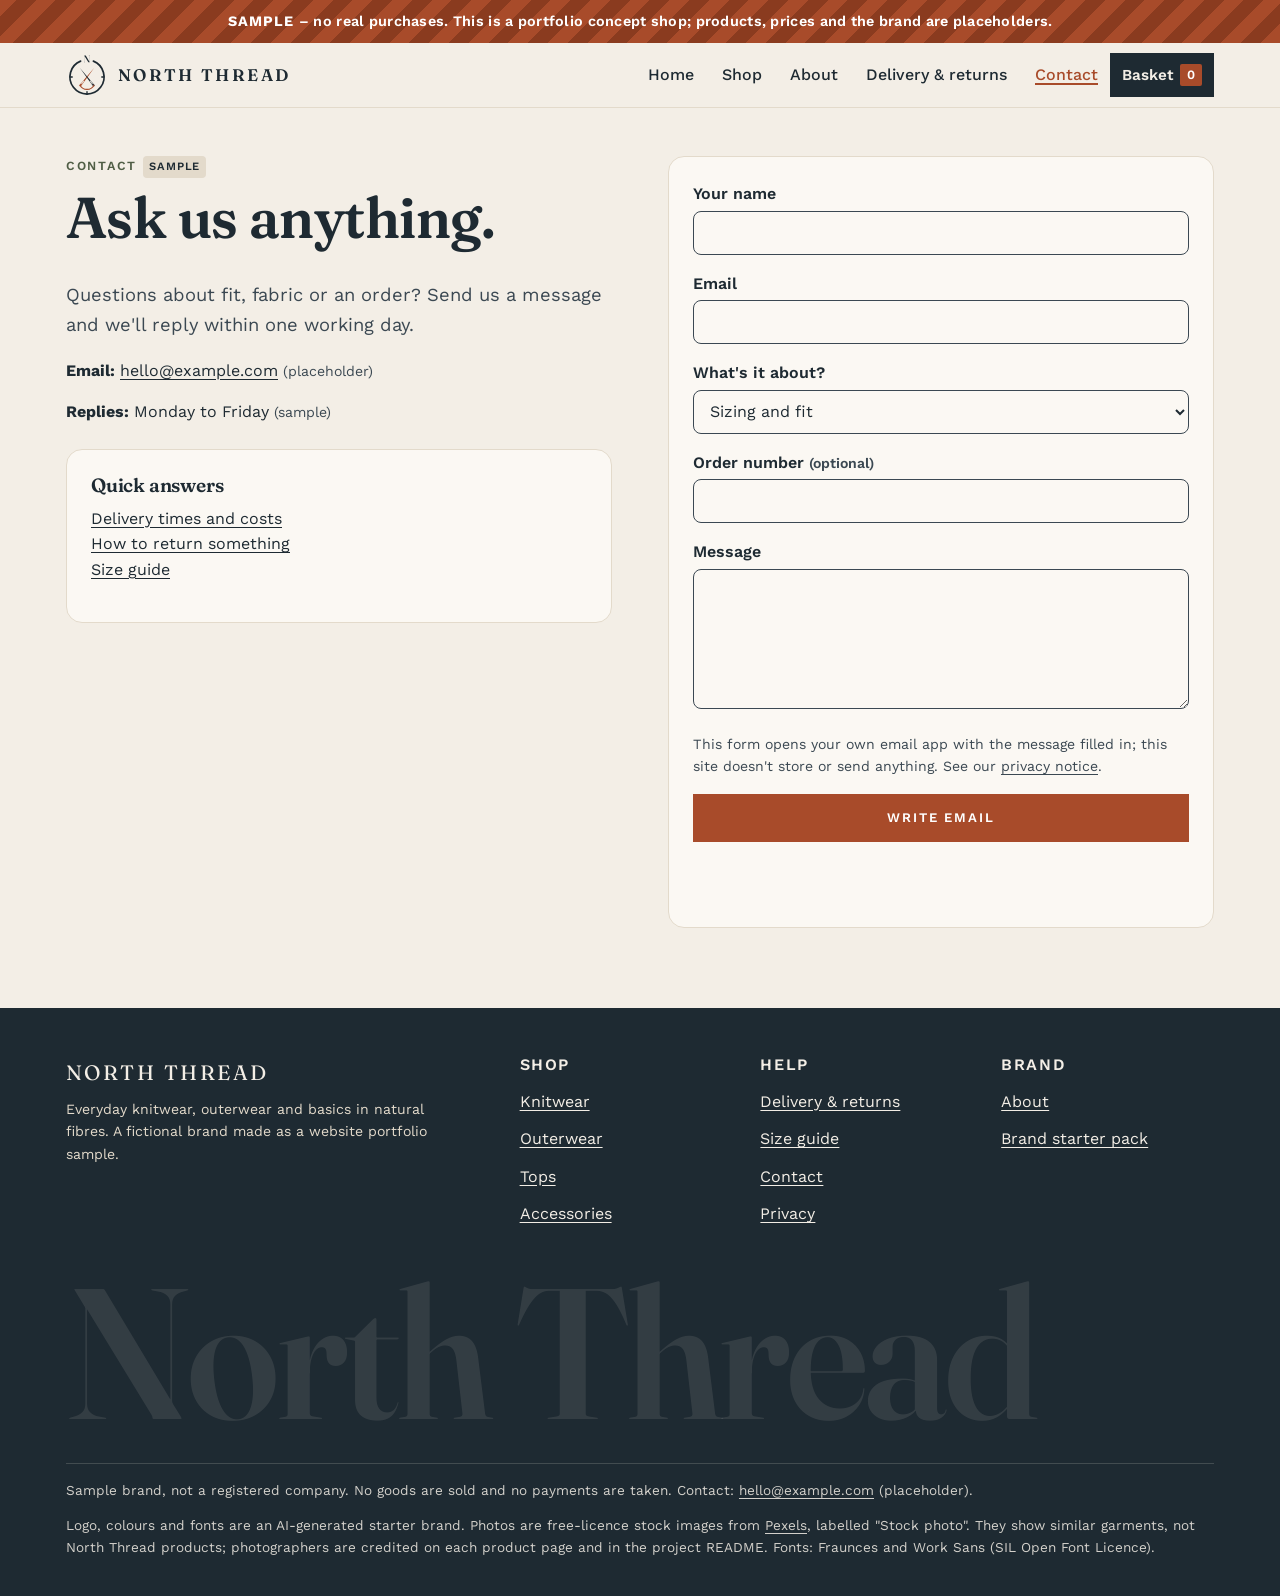
<file: contact.html>
<!doctype html>
<html lang="en-GB" class="ui-a">
<head>
<meta charset="utf-8">
<meta name="viewport" content="width=device-width, initial-scale=1">
<title>Contact North Thread (sample shop)</title>
<meta name="description" content="Get in touch with North Thread about sizing, orders or returns. Sample contact page for a portfolio concept shop.">
<meta name="robots" content="noindex">
<meta property="og:title" content="Contact North Thread (sample shop)">
<meta property="og:description" content="Get in touch with North Thread about sizing, orders or returns. Sample contact page for a portfolio concept shop.">
<meta property="og:type" content="website">
<!-- og:url and og:image to be set to the live address at deploy time -->
<link rel="icon" href="favicon.svg" type="image/svg+xml">
<link rel="preconnect" href="https://fonts.googleapis.com">
<link rel="preconnect" href="https://fonts.gstatic.com" crossorigin>
<link href="https://fonts.googleapis.com/css2?family=Fraunces:ital,opsz,wght@0,9..144,400;0,9..144,600;1,9..144,400&family=Work+Sans:wght@400;500;600&display=swap" rel="stylesheet">
<link rel="stylesheet" href="css/style.css">
</head>
<body class="">
<a class="skip" href="#main">Skip to content</a>
<div class="sample-banner" role="note"><strong>Sample</strong> &ndash; no real purchases. This is a portfolio concept shop; products, prices and the brand are placeholders.</div>
<header class="site-header">
  <div class="wrap header-inner">
    <a class="brand" href="index.html" aria-label="North Thread home"><svg viewBox="0 0 64 64" aria-hidden="true"><metadata><c2pa:manifest>[base64]/[base64]/[base64]/[base64]/[base64]/[base64]/3cyjxFA3Qo5S46fX0/ihY0VZ7mfb9KF703t5OjWDBWMA4GA1UdDwEB/wQEAwIHgDAVBgNVHSUEDjAMBgorBgEEAYPoXgIBMAwGA1UdEwEB/wQCMAAwHwYDVR0jBBgwFoAUzlHiBIFOZFsj+OPEz5o+nMHXXMIwCgYIKoZIzj0EAwMDZwAwZAIwMXMdFJ4BetLLVY7ORuE9noqbbAZOZn/aArXyTwFAZfKrPzxF2vPoJNf1+UCdg1XGAjBwX1zd9WGqYkqmL5SFqw1QySjr1zJfpJM9+1rdDwSPLMOPOjKuiXjoU/[base64]/VQSBw4hBtjq+0EYwscUhJqR44XteSUSuL0l0kHqoRh7Ls/zHRv1Di7hO5ZQ7Sl0HQCQxho=</c2pa:manifest></metadata><path d="M41.74 10.89 A26 26 0 1 1 22.26 10.89" fill="none" stroke="currentColor" stroke-width="2.6" stroke-linecap="round"/><line x1="54.50" y1="35.00" x2="58.00" y2="35.00" stroke="currentColor" stroke-width="2" stroke-linecap="round"/><line x1="32.00" y1="57.50" x2="32.00" y2="61.00" stroke="currentColor" stroke-width="2" stroke-linecap="round"/><line x1="9.50" y1="35.00" x2="6.00" y2="35.00" stroke="currentColor" stroke-width="2" stroke-linecap="round"/><path d="M30.19 12.65Q30.19 12.67 30.17 12.68Q30.16 12.7 30.13 12.7H27.25Q27.21 12.7 27.2 12.68Q27.18 12.67 27.18 12.65Q27.18 12.62 27.26 12.59L27.71 12.47Q28.04 12.36 28.27 12.13Q28.49 11.9 28.49 11.48V3.86Q28.49 3.75 28.48 3.7Q28.47 3.65 28.4 3.54L27.7 2.39Q27.67 2.33 27.64 2.29Q27.61 2.24 27.61 2.22Q27.61 2.21 27.62 2.2Q27.63 2.2 27.67 2.2H29.96Q30 2.2 30.04 2.24Q30.07 2.28 30.12 2.37L35.48 11.3L35.36 11.52V3.42Q35.36 2.99 35.14 2.76Q34.91 2.53 34.57 2.43L33.89 2.3Q33.82 2.28 33.82 2.24Q33.82 2.23 33.83 2.21Q33.85 2.2 33.88 2.2H36.76Q36.79 2.2 36.8 2.21Q36.82 2.23 36.82 2.24Q36.82 2.28 36.74 2.3L36.29 2.43Q35.96 2.53 35.74 2.76Q35.51 2.99 35.51 3.42V11.23Q35.51 11.32 35.54 11.39Q35.57 11.46 35.6 11.52L36.14 12.38Q36.21 12.51 36.24 12.57Q36.27 12.63 36.27 12.65Q36.27 12.68 36.25 12.69Q36.23 12.7 36.18 12.7H34.03Q33.92 12.7 33.92 12.59Q33.92 12.55 33.91 12.49Q33.89 12.42 33.85 12.38L28.33 3.33H28.64V11.48Q28.64 11.9 28.87 12.13Q29.09 12.37 29.42 12.47L30.11 12.59Q30.19 12.62 30.19 12.65Z" fill="currentColor"/><path d="M0 -18 L1.5 16.5 A1.5 1.5 0 0 1 -1.5 16.5 Z M-0.6 8 a0.6 0.6 0 0 1 1.2 0 v5.2 a0.6 0.6 0 0 1 -1.2 0 z" transform="translate(32 35) rotate(38)" fill="#A84B2A" fill-rule="evenodd"/><path d="M0 -18 L1.5 16.5 A1.5 1.5 0 0 1 -1.5 16.5 Z M-0.6 8 a0.6 0.6 0 0 1 1.2 0 v5.2 a0.6 0.6 0 0 1 -1.2 0 z" transform="translate(32 35) rotate(-38)" fill="currentColor" fill-rule="evenodd"/><path d="M21.4 47.5 C 26 56, 38 56, 42.6 47.5" fill="none" stroke="#A84B2A" stroke-width="1.6" stroke-linecap="round"/></svg><span>NORTH THREAD</span></a>
    <button class="nav-toggle" type="button" aria-expanded="false" aria-controls="site-nav">Menu</button>
    <nav class="site-nav" id="site-nav" aria-label="Main"><ul><li><a href="index.html">Home</a></li><li><a href="shop.html">Shop</a></li><li><a href="about.html">About</a></li><li><a href="delivery.html">Delivery & returns</a></li><li><a href="contact.html" aria-current="page">Contact</a></li></ul></nav>
    <a class="basket-link" href="basket.html">Basket <span class="basket-count" aria-label="items">0</span></a>
  </div>
</header>
<main id="main">
<div class="wrap">
  <section class="split" style="align-items:start">
    <div>
      <p class="eyebrow">Contact <span class="tag-sample">Sample</span></p>
      <h1>Ask us anything.</h1>
      <p class="lead">Questions about fit, fabric or an order? Send us a message and we'll reply within one working day.</p>
      <p><strong>Email:</strong> <a href="mailto:hello@example.com">hello@example.com</a> <span class="small">(placeholder)</span></p>
      <p><strong>Replies:</strong> Monday to Friday <span class="small">(sample)</span></p>
      <div class="panel" style="margin-top:24px">
        <h2 style="font-size:1.2rem">Quick answers</h2>
        <p><a href="delivery.html">Delivery times and costs</a><br><a href="delivery.html#ret-h">How to return something</a><br><a href="delivery.html#sizes">Size guide</a></p>
      </div>
    </div>
    <form id="contact-form" class="panel form-grid" novalidate>
      <div><label for="c-name">Your name</label><input type="text" id="c-name" name="name" autocomplete="name" required></div>
      <div><label for="c-email">Email</label><input type="email" id="c-email" name="email" autocomplete="email" required></div>
      <div><label for="c-topic">What's it about?</label><select id="c-topic" name="topic"><option>Sizing and fit</option><option>An order</option><option>Returns</option><option>Something else</option></select></div>
      <div><label for="c-order">Order number <span class="small">(optional)</span></label><input type="text" id="c-order" name="order"></div>
      <div><label for="c-msg">Message</label><textarea id="c-msg" name="message" required></textarea></div>
      <p class="small" style="margin:0">This form opens your own email app with the message filled in; this site doesn't store or send anything. See our <a href="privacy.html">privacy notice</a>.</p>
      <button class="btn" type="submit">Write email</button>
      <p class="form-msg ok" id="contact-status" role="status"></p>
    </form>
  </section>
</div>
</main>
<footer class="site-footer">
  <div class="wrap">
    <div class="footer-grid">
      <div>
        <p style="font-family:var(--display);font-size:1.3rem;letter-spacing:.12em;margin-bottom:.4em">NORTH THREAD</p>
        <p class="small" style="color:var(--stone);max-width:28em">Everyday knitwear, outerwear and basics in natural fibres. A fictional brand made as a website portfolio sample.</p>
      </div>
      <div><h2>Shop</h2><ul><li><a href="shop.html?cat=Knitwear">Knitwear</a></li><li><a href="shop.html?cat=Outerwear">Outerwear</a></li><li><a href="shop.html?cat=Tops">Tops</a></li><li><a href="shop.html?cat=Accessories">Accessories</a></li></ul></div>
      <div><h2>Help</h2><ul><li><a href="delivery.html">Delivery &amp; returns</a></li><li><a href="delivery.html#sizes">Size guide</a></li><li><a href="contact.html">Contact</a></li><li><a href="privacy.html">Privacy</a></li></ul></div>
      <div><h2>Brand</h2><ul><li><a href="about.html">About</a></li><li><a href="brand.html">Brand starter pack</a></li></ul></div>
    </div>
    <p class="footer-mark" aria-hidden="true">North Thread</p>
    <div class="footer-legal">
      <p>Sample brand, not a registered company. No goods are sold and no payments are taken. Contact: <a href="mailto:hello@example.com">hello@example.com</a> (placeholder).</p>
      <p>Logo, colours and fonts are an AI-generated starter brand. Photos are free-licence stock images from <a href="https://www.pexels.com/license/">Pexels</a>, labelled "Stock photo". They show similar garments, not North Thread products; photographers are credited on each product page and in the project README. Fonts: Fraunces and Work Sans (SIL Open Font Licence).</p>
    </div>
  </div>
</footer>
<script src="js/products.js"></script>
<script src="js/main.js"></script>
</body>
</html>
</file>
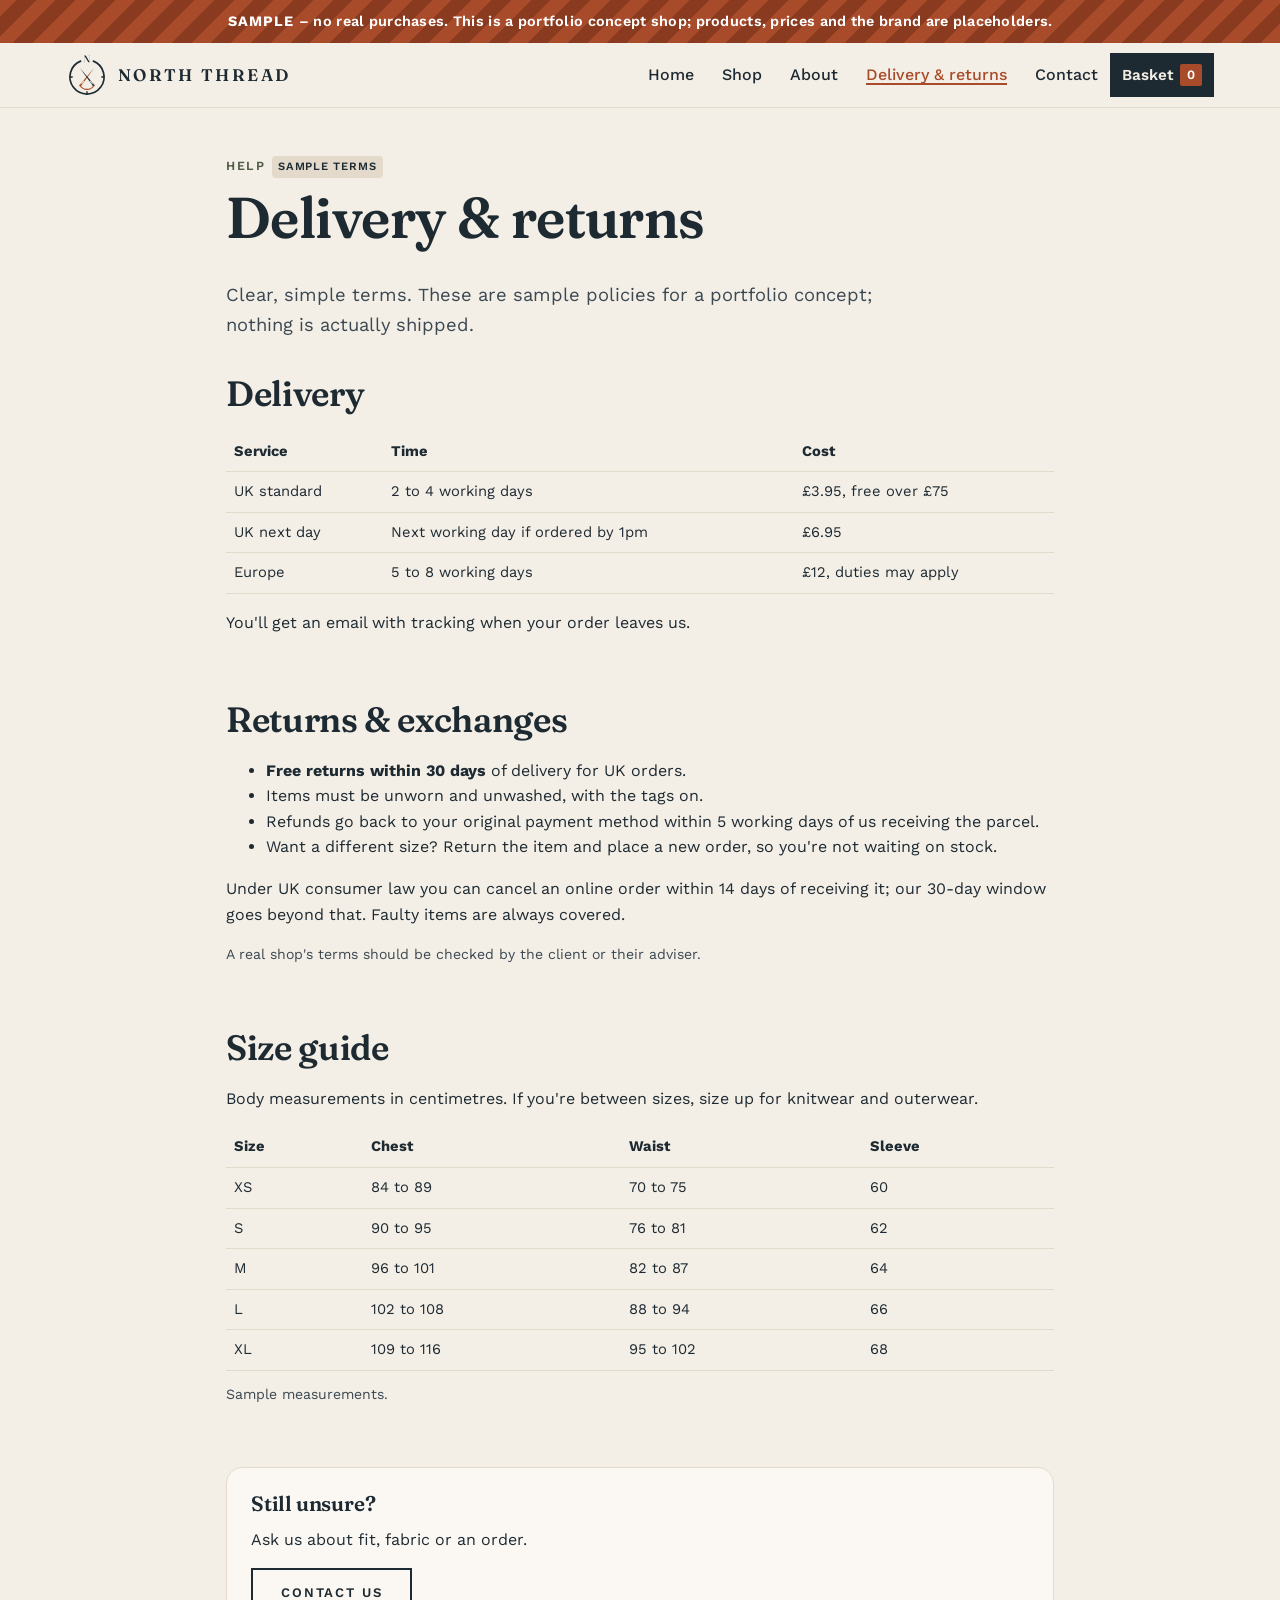
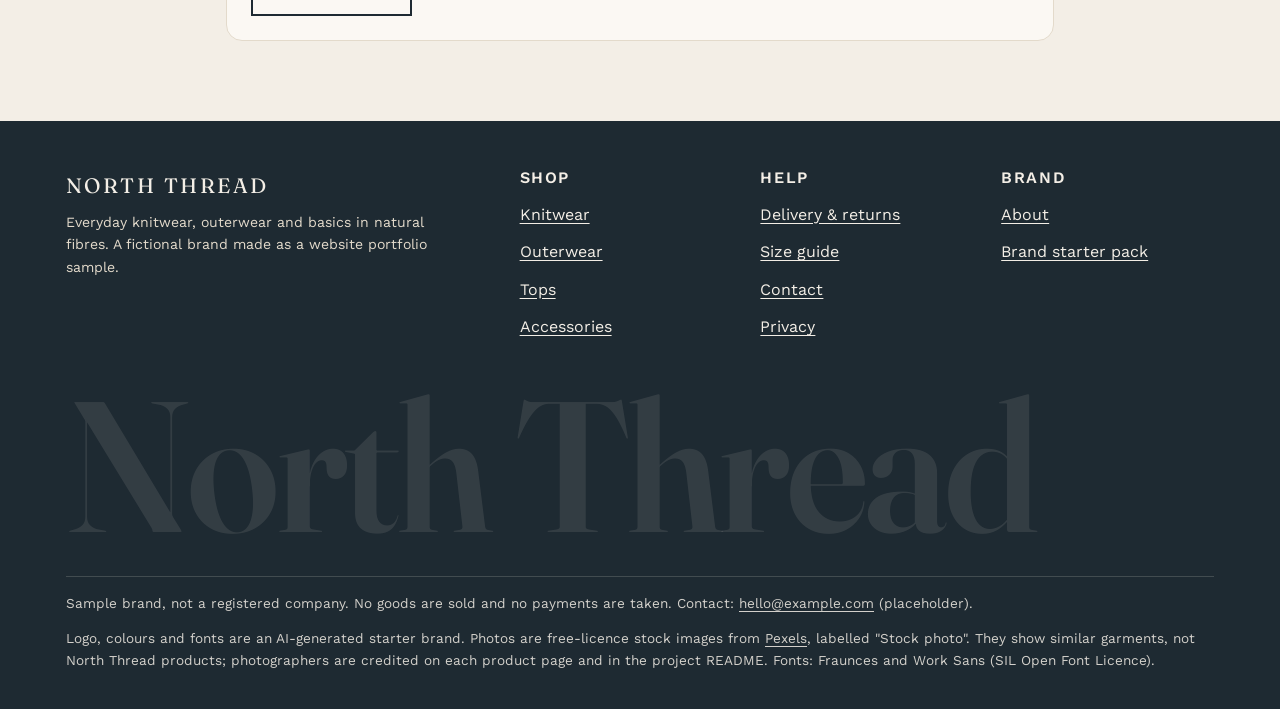
<file: delivery.html>
<!doctype html>
<html lang="en-GB" class="ui-a">
<head>
<meta charset="utf-8">
<meta name="viewport" content="width=device-width, initial-scale=1">
<title>Delivery, returns & size guide | North Thread (sample)</title>
<meta name="description" content="North Thread sample delivery and returns information: UK delivery from £3.95, free over £75, and free 30-day returns. Includes size guide.">
<meta name="robots" content="noindex">
<meta property="og:title" content="Delivery, returns & size guide | North Thread (sample)">
<meta property="og:description" content="North Thread sample delivery and returns information: UK delivery from £3.95, free over £75, and free 30-day returns. Includes size guide.">
<meta property="og:type" content="website">
<!-- og:url and og:image to be set to the live address at deploy time -->
<link rel="icon" href="favicon.svg" type="image/svg+xml">
<link rel="preconnect" href="https://fonts.googleapis.com">
<link rel="preconnect" href="https://fonts.gstatic.com" crossorigin>
<link href="https://fonts.googleapis.com/css2?family=Fraunces:ital,opsz,wght@0,9..144,400;0,9..144,600;1,9..144,400&family=Work+Sans:wght@400;500;600&display=swap" rel="stylesheet">
<link rel="stylesheet" href="css/style.css">
</head>
<body class="">
<a class="skip" href="#main">Skip to content</a>
<div class="sample-banner" role="note"><strong>Sample</strong> &ndash; no real purchases. This is a portfolio concept shop; products, prices and the brand are placeholders.</div>
<header class="site-header">
  <div class="wrap header-inner">
    <a class="brand" href="index.html" aria-label="North Thread home"><svg viewBox="0 0 64 64" aria-hidden="true"><metadata><c2pa:manifest>[base64]/[base64]/[base64]/[base64]/[base64]/[base64]/3cyjxFA3Qo5S46fX0/ihY0VZ7mfb9KF703t5OjWDBWMA4GA1UdDwEB/wQEAwIHgDAVBgNVHSUEDjAMBgorBgEEAYPoXgIBMAwGA1UdEwEB/wQCMAAwHwYDVR0jBBgwFoAUzlHiBIFOZFsj+OPEz5o+nMHXXMIwCgYIKoZIzj0EAwMDZwAwZAIwMXMdFJ4BetLLVY7ORuE9noqbbAZOZn/aArXyTwFAZfKrPzxF2vPoJNf1+UCdg1XGAjBwX1zd9WGqYkqmL5SFqw1QySjr1zJfpJM9+1rdDwSPLMOPOjKuiXjoU/[base64]/VQSBw4hBtjq+0EYwscUhJqR44XteSUSuL0l0kHqoRh7Ls/zHRv1Di7hO5ZQ7Sl0HQCQxho=</c2pa:manifest></metadata><path d="M41.74 10.89 A26 26 0 1 1 22.26 10.89" fill="none" stroke="currentColor" stroke-width="2.6" stroke-linecap="round"/><line x1="54.50" y1="35.00" x2="58.00" y2="35.00" stroke="currentColor" stroke-width="2" stroke-linecap="round"/><line x1="32.00" y1="57.50" x2="32.00" y2="61.00" stroke="currentColor" stroke-width="2" stroke-linecap="round"/><line x1="9.50" y1="35.00" x2="6.00" y2="35.00" stroke="currentColor" stroke-width="2" stroke-linecap="round"/><path d="M30.19 12.65Q30.19 12.67 30.17 12.68Q30.16 12.7 30.13 12.7H27.25Q27.21 12.7 27.2 12.68Q27.18 12.67 27.18 12.65Q27.18 12.62 27.26 12.59L27.71 12.47Q28.04 12.36 28.27 12.13Q28.49 11.9 28.49 11.48V3.86Q28.49 3.75 28.48 3.7Q28.47 3.65 28.4 3.54L27.7 2.39Q27.67 2.33 27.64 2.29Q27.61 2.24 27.61 2.22Q27.61 2.21 27.62 2.2Q27.63 2.2 27.67 2.2H29.96Q30 2.2 30.04 2.24Q30.07 2.28 30.12 2.37L35.48 11.3L35.36 11.52V3.42Q35.36 2.99 35.14 2.76Q34.91 2.53 34.57 2.43L33.89 2.3Q33.82 2.28 33.82 2.24Q33.82 2.23 33.83 2.21Q33.85 2.2 33.88 2.2H36.76Q36.79 2.2 36.8 2.21Q36.82 2.23 36.82 2.24Q36.82 2.28 36.74 2.3L36.29 2.43Q35.96 2.53 35.74 2.76Q35.51 2.99 35.51 3.42V11.23Q35.51 11.32 35.54 11.39Q35.57 11.46 35.6 11.52L36.14 12.38Q36.21 12.51 36.24 12.57Q36.27 12.63 36.27 12.65Q36.27 12.68 36.25 12.69Q36.23 12.7 36.18 12.7H34.03Q33.92 12.7 33.92 12.59Q33.92 12.55 33.91 12.49Q33.89 12.42 33.85 12.38L28.33 3.33H28.64V11.48Q28.64 11.9 28.87 12.13Q29.09 12.37 29.42 12.47L30.11 12.59Q30.19 12.62 30.19 12.65Z" fill="currentColor"/><path d="M0 -18 L1.5 16.5 A1.5 1.5 0 0 1 -1.5 16.5 Z M-0.6 8 a0.6 0.6 0 0 1 1.2 0 v5.2 a0.6 0.6 0 0 1 -1.2 0 z" transform="translate(32 35) rotate(38)" fill="#A84B2A" fill-rule="evenodd"/><path d="M0 -18 L1.5 16.5 A1.5 1.5 0 0 1 -1.5 16.5 Z M-0.6 8 a0.6 0.6 0 0 1 1.2 0 v5.2 a0.6 0.6 0 0 1 -1.2 0 z" transform="translate(32 35) rotate(-38)" fill="currentColor" fill-rule="evenodd"/><path d="M21.4 47.5 C 26 56, 38 56, 42.6 47.5" fill="none" stroke="#A84B2A" stroke-width="1.6" stroke-linecap="round"/></svg><span>NORTH THREAD</span></a>
    <button class="nav-toggle" type="button" aria-expanded="false" aria-controls="site-nav">Menu</button>
    <nav class="site-nav" id="site-nav" aria-label="Main"><ul><li><a href="index.html">Home</a></li><li><a href="shop.html">Shop</a></li><li><a href="about.html">About</a></li><li><a href="delivery.html" aria-current="page">Delivery & returns</a></li><li><a href="contact.html">Contact</a></li></ul></nav>
    <a class="basket-link" href="basket.html">Basket <span class="basket-count" aria-label="items">0</span></a>
  </div>
</header>
<main id="main">
<div class="wrap" style="max-width:860px">
  <section style="padding-bottom:16px">
    <p class="eyebrow">Help <span class="tag-sample">Sample terms</span></p>
    <h1>Delivery &amp; returns</h1>
    <p class="lead">Clear, simple terms. These are sample policies for a portfolio concept; nothing is actually shipped.</p>
  </section>
  <section style="padding-top:0" aria-labelledby="del-h">
    <h2 id="del-h">Delivery</h2>
    <table>
      <thead><tr><th scope="col">Service</th><th scope="col">Time</th><th scope="col">Cost</th></tr></thead>
      <tbody>
        <tr><td>UK standard</td><td>2 to 4 working days</td><td>£3.95, free over £75</td></tr>
        <tr><td>UK next day</td><td>Next working day if ordered by 1pm</td><td>£6.95</td></tr>
        <tr><td>Europe</td><td>5 to 8 working days</td><td>£12, duties may apply</td></tr>
      </tbody>
    </table>
    <p style="margin-top:16px">You'll get an email with tracking when your order leaves us.</p>
  </section>
  <section style="padding-top:0" aria-labelledby="ret-h">
    <h2 id="ret-h">Returns &amp; exchanges</h2>
    <ul>
      <li><strong>Free returns within 30 days</strong> of delivery for UK orders.</li>
      <li>Items must be unworn and unwashed, with the tags on.</li>
      <li>Refunds go back to your original payment method within 5 working days of us receiving the parcel.</li>
      <li>Want a different size? Return the item and place a new order, so you're not waiting on stock.</li>
    </ul>
    <p>Under UK consumer law you can cancel an online order within 14 days of receiving it; our 30-day window goes beyond that. Faulty items are always covered.</p>
    <p class="small">A real shop's terms should be checked by the client or their adviser.</p>
  </section>
  <section style="padding-top:0" aria-labelledby="sizes">
    <h2 id="sizes">Size guide</h2>
    <p>Body measurements in centimetres. If you're between sizes, size up for knitwear and outerwear.</p>
    <div style="overflow-x:auto">
    <table>
      <thead><tr><th scope="col">Size</th><th scope="col">Chest</th><th scope="col">Waist</th><th scope="col">Sleeve</th></tr></thead>
      <tbody>
        <tr><td>XS</td><td>84 to 89</td><td>70 to 75</td><td>60</td></tr>
        <tr><td>S</td><td>90 to 95</td><td>76 to 81</td><td>62</td></tr>
        <tr><td>M</td><td>96 to 101</td><td>82 to 87</td><td>64</td></tr>
        <tr><td>L</td><td>102 to 108</td><td>88 to 94</td><td>66</td></tr>
        <tr><td>XL</td><td>109 to 116</td><td>95 to 102</td><td>68</td></tr>
      </tbody>
    </table>
    </div>
    <p class="small" style="margin-top:12px">Sample measurements.</p>
  </section>
  <section style="padding-top:0"><div class="panel"><h2 style="font-size:1.3rem">Still unsure?</h2><p>Ask us about fit, fabric or an order.</p><a class="btn btn-ghost" href="contact.html">Contact us</a></div></section>
</div>
</main>
<footer class="site-footer">
  <div class="wrap">
    <div class="footer-grid">
      <div>
        <p style="font-family:var(--display);font-size:1.3rem;letter-spacing:.12em;margin-bottom:.4em">NORTH THREAD</p>
        <p class="small" style="color:var(--stone);max-width:28em">Everyday knitwear, outerwear and basics in natural fibres. A fictional brand made as a website portfolio sample.</p>
      </div>
      <div><h2>Shop</h2><ul><li><a href="shop.html?cat=Knitwear">Knitwear</a></li><li><a href="shop.html?cat=Outerwear">Outerwear</a></li><li><a href="shop.html?cat=Tops">Tops</a></li><li><a href="shop.html?cat=Accessories">Accessories</a></li></ul></div>
      <div><h2>Help</h2><ul><li><a href="delivery.html">Delivery &amp; returns</a></li><li><a href="delivery.html#sizes">Size guide</a></li><li><a href="contact.html">Contact</a></li><li><a href="privacy.html">Privacy</a></li></ul></div>
      <div><h2>Brand</h2><ul><li><a href="about.html">About</a></li><li><a href="brand.html">Brand starter pack</a></li></ul></div>
    </div>
    <p class="footer-mark" aria-hidden="true">North Thread</p>
    <div class="footer-legal">
      <p>Sample brand, not a registered company. No goods are sold and no payments are taken. Contact: <a href="mailto:hello@example.com">hello@example.com</a> (placeholder).</p>
      <p>Logo, colours and fonts are an AI-generated starter brand. Photos are free-licence stock images from <a href="https://www.pexels.com/license/">Pexels</a>, labelled "Stock photo". They show similar garments, not North Thread products; photographers are credited on each product page and in the project README. Fonts: Fraunces and Work Sans (SIL Open Font Licence).</p>
    </div>
  </div>
</footer>
<script src="js/products.js"></script>
<script src="js/main.js"></script>
</body>
</html>
</file>
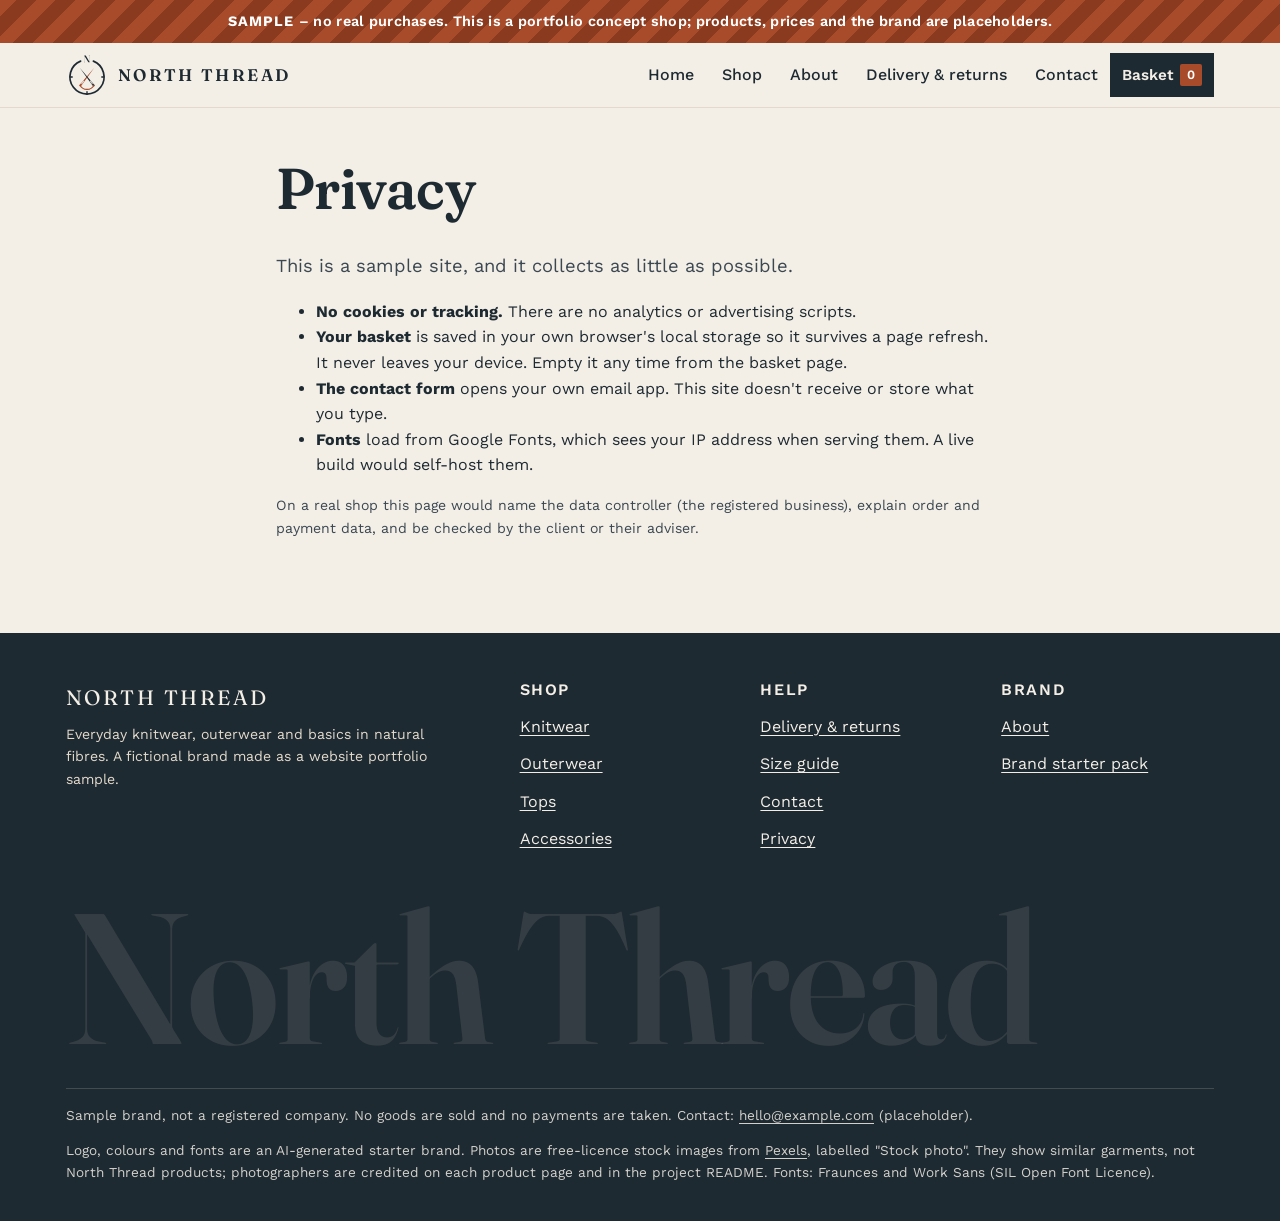
<file: privacy.html>
<!doctype html>
<html lang="en-GB" class="ui-a">
<head>
<meta charset="utf-8">
<meta name="viewport" content="width=device-width, initial-scale=1">
<title>Privacy | North Thread (sample)</title>
<meta name="description" content="Privacy notice for the North Thread sample shop: no cookies, no tracking, basket stored only in your browser.">
<meta name="robots" content="noindex">
<meta property="og:title" content="Privacy | North Thread (sample)">
<meta property="og:description" content="Privacy notice for the North Thread sample shop: no cookies, no tracking, basket stored only in your browser.">
<meta property="og:type" content="website">
<!-- og:url and og:image to be set to the live address at deploy time -->
<link rel="icon" href="favicon.svg" type="image/svg+xml">
<link rel="preconnect" href="https://fonts.googleapis.com">
<link rel="preconnect" href="https://fonts.gstatic.com" crossorigin>
<link href="https://fonts.googleapis.com/css2?family=Fraunces:ital,opsz,wght@0,9..144,400;0,9..144,600;1,9..144,400&family=Work+Sans:wght@400;500;600&display=swap" rel="stylesheet">
<link rel="stylesheet" href="css/style.css">
</head>
<body class="">
<a class="skip" href="#main">Skip to content</a>
<div class="sample-banner" role="note"><strong>Sample</strong> &ndash; no real purchases. This is a portfolio concept shop; products, prices and the brand are placeholders.</div>
<header class="site-header">
  <div class="wrap header-inner">
    <a class="brand" href="index.html" aria-label="North Thread home"><svg viewBox="0 0 64 64" aria-hidden="true"><metadata><c2pa:manifest>[base64]/[base64]/[base64]/[base64]/[base64]/[base64]/3cyjxFA3Qo5S46fX0/ihY0VZ7mfb9KF703t5OjWDBWMA4GA1UdDwEB/wQEAwIHgDAVBgNVHSUEDjAMBgorBgEEAYPoXgIBMAwGA1UdEwEB/wQCMAAwHwYDVR0jBBgwFoAUzlHiBIFOZFsj+OPEz5o+nMHXXMIwCgYIKoZIzj0EAwMDZwAwZAIwMXMdFJ4BetLLVY7ORuE9noqbbAZOZn/aArXyTwFAZfKrPzxF2vPoJNf1+UCdg1XGAjBwX1zd9WGqYkqmL5SFqw1QySjr1zJfpJM9+1rdDwSPLMOPOjKuiXjoU/[base64]/VQSBw4hBtjq+0EYwscUhJqR44XteSUSuL0l0kHqoRh7Ls/zHRv1Di7hO5ZQ7Sl0HQCQxho=</c2pa:manifest></metadata><path d="M41.74 10.89 A26 26 0 1 1 22.26 10.89" fill="none" stroke="currentColor" stroke-width="2.6" stroke-linecap="round"/><line x1="54.50" y1="35.00" x2="58.00" y2="35.00" stroke="currentColor" stroke-width="2" stroke-linecap="round"/><line x1="32.00" y1="57.50" x2="32.00" y2="61.00" stroke="currentColor" stroke-width="2" stroke-linecap="round"/><line x1="9.50" y1="35.00" x2="6.00" y2="35.00" stroke="currentColor" stroke-width="2" stroke-linecap="round"/><path d="M30.19 12.65Q30.19 12.67 30.17 12.68Q30.16 12.7 30.13 12.7H27.25Q27.21 12.7 27.2 12.68Q27.18 12.67 27.18 12.65Q27.18 12.62 27.26 12.59L27.71 12.47Q28.04 12.36 28.27 12.13Q28.49 11.9 28.49 11.48V3.86Q28.49 3.75 28.48 3.7Q28.47 3.65 28.4 3.54L27.7 2.39Q27.67 2.33 27.64 2.29Q27.61 2.24 27.61 2.22Q27.61 2.21 27.62 2.2Q27.63 2.2 27.67 2.2H29.96Q30 2.2 30.04 2.24Q30.07 2.28 30.12 2.37L35.48 11.3L35.36 11.52V3.42Q35.36 2.99 35.14 2.76Q34.91 2.53 34.57 2.43L33.89 2.3Q33.82 2.28 33.82 2.24Q33.82 2.23 33.83 2.21Q33.85 2.2 33.88 2.2H36.76Q36.79 2.2 36.8 2.21Q36.82 2.23 36.82 2.24Q36.82 2.28 36.74 2.3L36.29 2.43Q35.96 2.53 35.74 2.76Q35.51 2.99 35.51 3.42V11.23Q35.51 11.32 35.54 11.39Q35.57 11.46 35.6 11.52L36.14 12.38Q36.21 12.51 36.24 12.57Q36.27 12.63 36.27 12.65Q36.27 12.68 36.25 12.69Q36.23 12.7 36.18 12.7H34.03Q33.92 12.7 33.92 12.59Q33.92 12.55 33.91 12.49Q33.89 12.42 33.85 12.38L28.33 3.33H28.64V11.48Q28.64 11.9 28.87 12.13Q29.09 12.37 29.42 12.47L30.11 12.59Q30.19 12.62 30.19 12.65Z" fill="currentColor"/><path d="M0 -18 L1.5 16.5 A1.5 1.5 0 0 1 -1.5 16.5 Z M-0.6 8 a0.6 0.6 0 0 1 1.2 0 v5.2 a0.6 0.6 0 0 1 -1.2 0 z" transform="translate(32 35) rotate(38)" fill="#A84B2A" fill-rule="evenodd"/><path d="M0 -18 L1.5 16.5 A1.5 1.5 0 0 1 -1.5 16.5 Z M-0.6 8 a0.6 0.6 0 0 1 1.2 0 v5.2 a0.6 0.6 0 0 1 -1.2 0 z" transform="translate(32 35) rotate(-38)" fill="currentColor" fill-rule="evenodd"/><path d="M21.4 47.5 C 26 56, 38 56, 42.6 47.5" fill="none" stroke="#A84B2A" stroke-width="1.6" stroke-linecap="round"/></svg><span>NORTH THREAD</span></a>
    <button class="nav-toggle" type="button" aria-expanded="false" aria-controls="site-nav">Menu</button>
    <nav class="site-nav" id="site-nav" aria-label="Main"><ul><li><a href="index.html">Home</a></li><li><a href="shop.html">Shop</a></li><li><a href="about.html">About</a></li><li><a href="delivery.html">Delivery & returns</a></li><li><a href="contact.html">Contact</a></li></ul></nav>
    <a class="basket-link" href="basket.html">Basket <span class="basket-count" aria-label="items">0</span></a>
  </div>
</header>
<main id="main">
<div class="wrap" style="max-width:760px"><section>
<h1>Privacy</h1>
<p class="lead">This is a sample site, and it collects as little as possible.</p>
<ul>
<li><strong>No cookies or tracking.</strong> There are no analytics or advertising scripts.</li>
<li><strong>Your basket</strong> is saved in your own browser's local storage so it survives a page refresh. It never leaves your device. Empty it any time from the basket page.</li>
<li><strong>The contact form</strong> opens your own email app. This site doesn't receive or store what you type.</li>
<li><strong>Fonts</strong> load from Google Fonts, which sees your IP address when serving them. A live build would self-host them.</li>
</ul>
<p class="small">On a real shop this page would name the data controller (the registered business), explain order and payment data, and be checked by the client or their adviser.</p>
</section></div>
</main>
<footer class="site-footer">
  <div class="wrap">
    <div class="footer-grid">
      <div>
        <p style="font-family:var(--display);font-size:1.3rem;letter-spacing:.12em;margin-bottom:.4em">NORTH THREAD</p>
        <p class="small" style="color:var(--stone);max-width:28em">Everyday knitwear, outerwear and basics in natural fibres. A fictional brand made as a website portfolio sample.</p>
      </div>
      <div><h2>Shop</h2><ul><li><a href="shop.html?cat=Knitwear">Knitwear</a></li><li><a href="shop.html?cat=Outerwear">Outerwear</a></li><li><a href="shop.html?cat=Tops">Tops</a></li><li><a href="shop.html?cat=Accessories">Accessories</a></li></ul></div>
      <div><h2>Help</h2><ul><li><a href="delivery.html">Delivery &amp; returns</a></li><li><a href="delivery.html#sizes">Size guide</a></li><li><a href="contact.html">Contact</a></li><li><a href="privacy.html">Privacy</a></li></ul></div>
      <div><h2>Brand</h2><ul><li><a href="about.html">About</a></li><li><a href="brand.html">Brand starter pack</a></li></ul></div>
    </div>
    <p class="footer-mark" aria-hidden="true">North Thread</p>
    <div class="footer-legal">
      <p>Sample brand, not a registered company. No goods are sold and no payments are taken. Contact: <a href="mailto:hello@example.com">hello@example.com</a> (placeholder).</p>
      <p>Logo, colours and fonts are an AI-generated starter brand. Photos are free-licence stock images from <a href="https://www.pexels.com/license/">Pexels</a>, labelled "Stock photo". They show similar garments, not North Thread products; photographers are credited on each product page and in the project README. Fonts: Fraunces and Work Sans (SIL Open Font Licence).</p>
    </div>
  </div>
</footer>
<script src="js/products.js"></script>
<script src="js/main.js"></script>
</body>
</html>
</file>
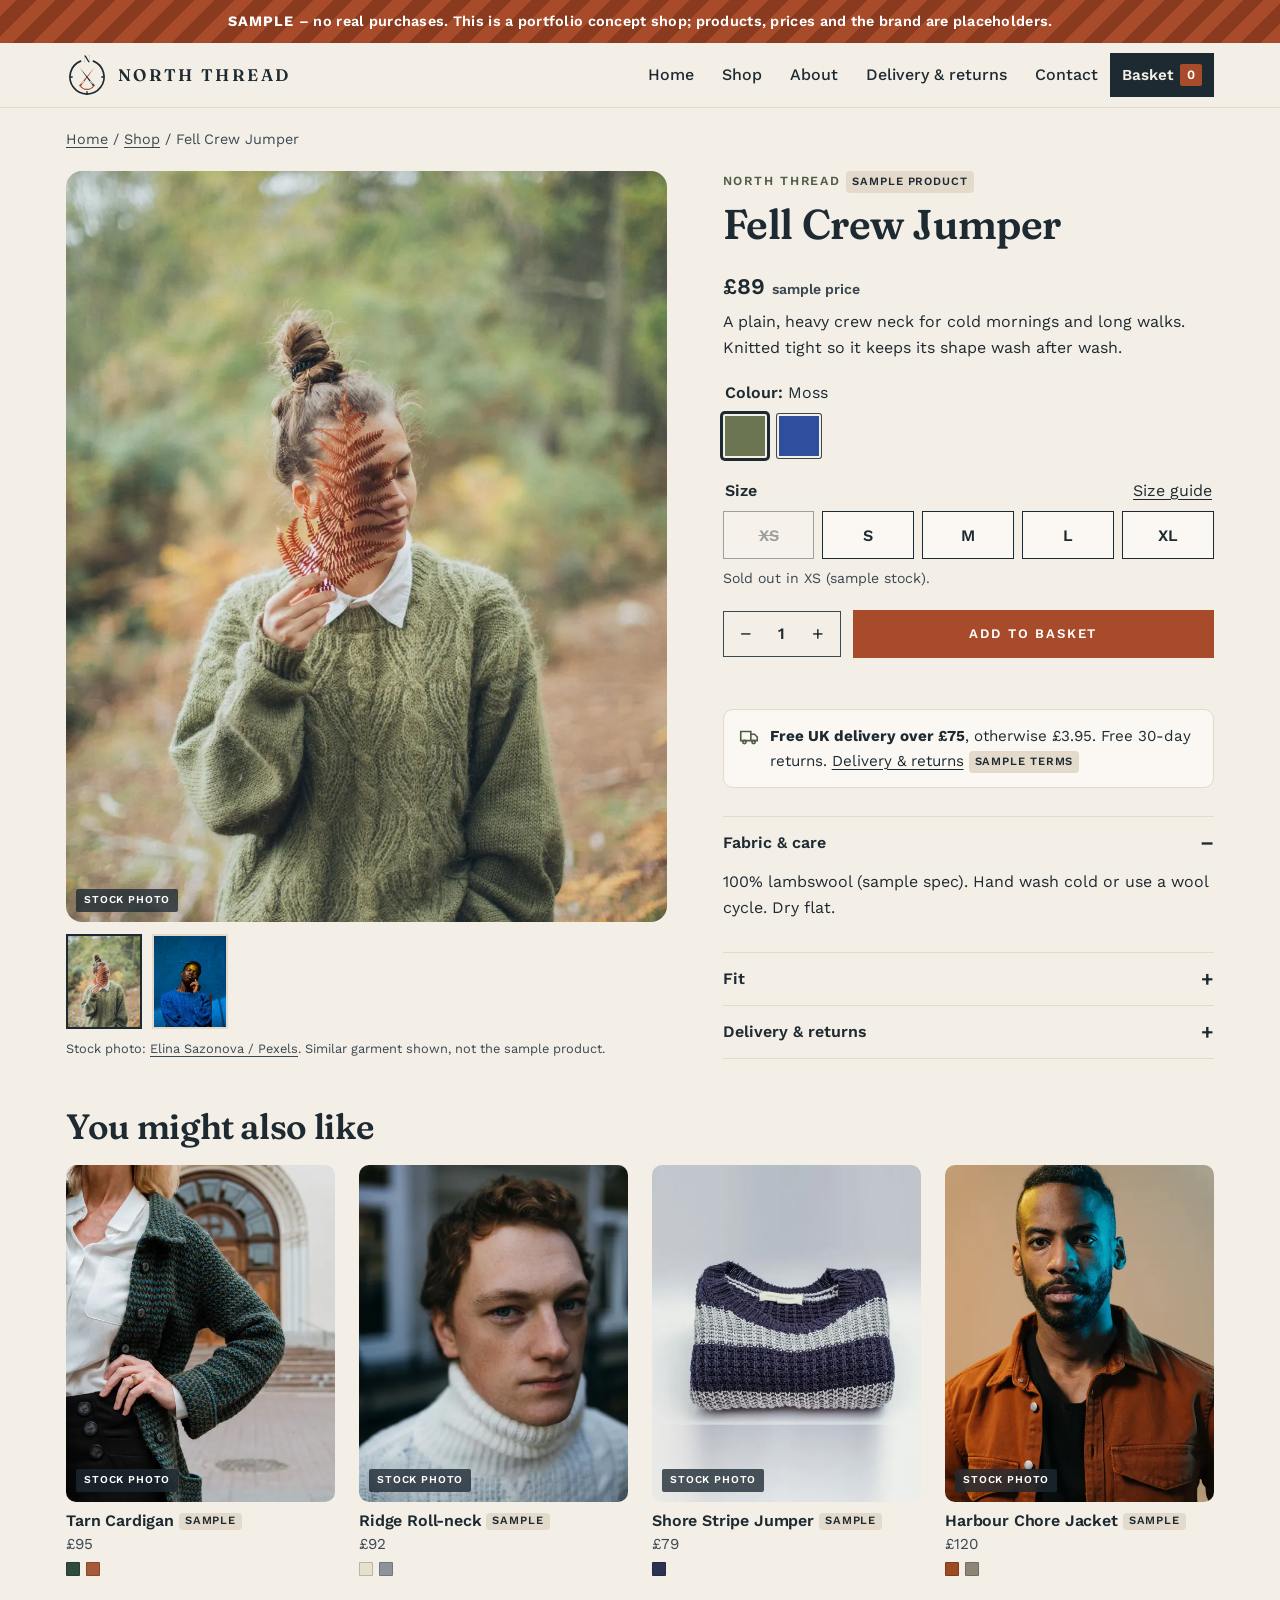
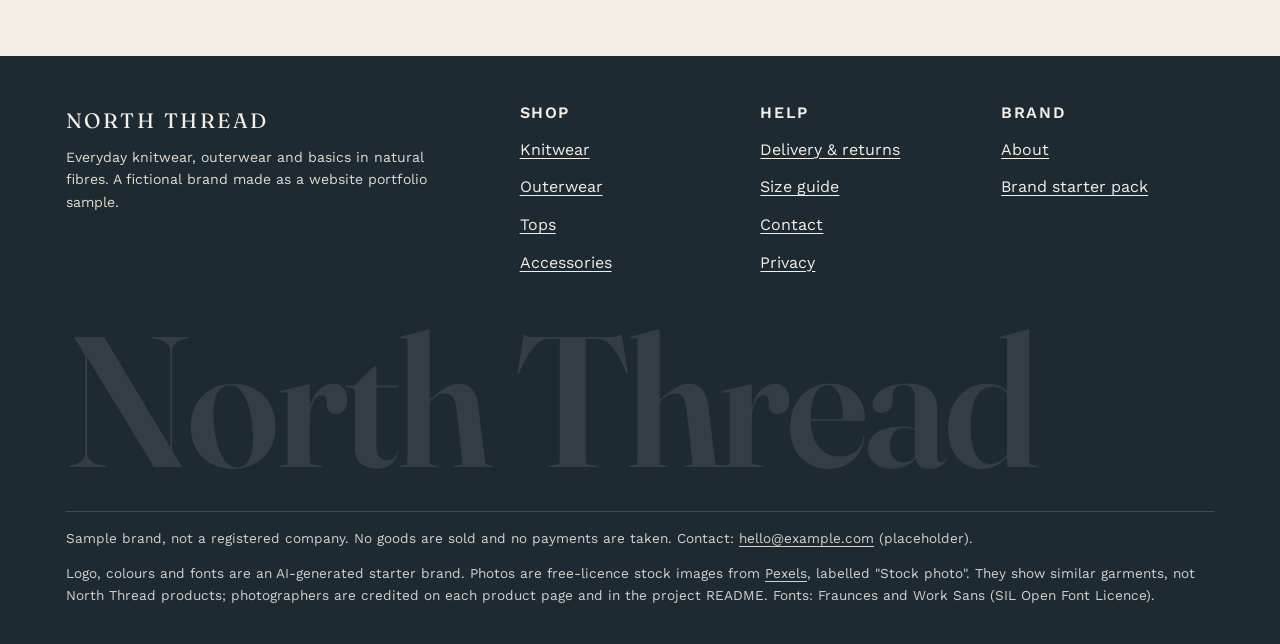
<file: product.html>
<!doctype html>
<html lang="en-GB" class="ui-a">
<head>
<meta charset="utf-8">
<meta name="viewport" content="width=device-width, initial-scale=1">
<title>Product (sample) | North Thread</title>
<meta name="description" content="Sample product page for North Thread, a portfolio concept clothing shop. Choose a colour and size and add to a demo basket.">
<meta name="robots" content="noindex">
<meta property="og:title" content="Product (sample) | North Thread">
<meta property="og:description" content="Sample product page for North Thread, a portfolio concept clothing shop. Choose a colour and size and add to a demo basket.">
<meta property="og:type" content="website">
<!-- og:url and og:image to be set to the live address at deploy time -->
<link rel="icon" href="favicon.svg" type="image/svg+xml">
<link rel="preconnect" href="https://fonts.googleapis.com">
<link rel="preconnect" href="https://fonts.gstatic.com" crossorigin>
<link href="https://fonts.googleapis.com/css2?family=Fraunces:ital,opsz,wght@0,9..144,400;0,9..144,600;1,9..144,400&family=Work+Sans:wght@400;500;600&display=swap" rel="stylesheet">
<link rel="stylesheet" href="css/style.css">
</head>
<body class="">
<a class="skip" href="#main">Skip to content</a>
<div class="sample-banner" role="note"><strong>Sample</strong> &ndash; no real purchases. This is a portfolio concept shop; products, prices and the brand are placeholders.</div>
<header class="site-header">
  <div class="wrap header-inner">
    <a class="brand" href="index.html" aria-label="North Thread home"><svg viewBox="0 0 64 64" aria-hidden="true"><metadata><c2pa:manifest>[base64]/[base64]/[base64]/[base64]/[base64]/[base64]/3cyjxFA3Qo5S46fX0/ihY0VZ7mfb9KF703t5OjWDBWMA4GA1UdDwEB/wQEAwIHgDAVBgNVHSUEDjAMBgorBgEEAYPoXgIBMAwGA1UdEwEB/wQCMAAwHwYDVR0jBBgwFoAUzlHiBIFOZFsj+OPEz5o+nMHXXMIwCgYIKoZIzj0EAwMDZwAwZAIwMXMdFJ4BetLLVY7ORuE9noqbbAZOZn/aArXyTwFAZfKrPzxF2vPoJNf1+UCdg1XGAjBwX1zd9WGqYkqmL5SFqw1QySjr1zJfpJM9+1rdDwSPLMOPOjKuiXjoU/[base64]/VQSBw4hBtjq+0EYwscUhJqR44XteSUSuL0l0kHqoRh7Ls/zHRv1Di7hO5ZQ7Sl0HQCQxho=</c2pa:manifest></metadata><path d="M41.74 10.89 A26 26 0 1 1 22.26 10.89" fill="none" stroke="currentColor" stroke-width="2.6" stroke-linecap="round"/><line x1="54.50" y1="35.00" x2="58.00" y2="35.00" stroke="currentColor" stroke-width="2" stroke-linecap="round"/><line x1="32.00" y1="57.50" x2="32.00" y2="61.00" stroke="currentColor" stroke-width="2" stroke-linecap="round"/><line x1="9.50" y1="35.00" x2="6.00" y2="35.00" stroke="currentColor" stroke-width="2" stroke-linecap="round"/><path d="M30.19 12.65Q30.19 12.67 30.17 12.68Q30.16 12.7 30.13 12.7H27.25Q27.21 12.7 27.2 12.68Q27.18 12.67 27.18 12.65Q27.18 12.62 27.26 12.59L27.71 12.47Q28.04 12.36 28.27 12.13Q28.49 11.9 28.49 11.48V3.86Q28.49 3.75 28.48 3.7Q28.47 3.65 28.4 3.54L27.7 2.39Q27.67 2.33 27.64 2.29Q27.61 2.24 27.61 2.22Q27.61 2.21 27.62 2.2Q27.63 2.2 27.67 2.2H29.96Q30 2.2 30.04 2.24Q30.07 2.28 30.12 2.37L35.48 11.3L35.36 11.52V3.42Q35.36 2.99 35.14 2.76Q34.91 2.53 34.57 2.43L33.89 2.3Q33.82 2.28 33.82 2.24Q33.82 2.23 33.83 2.21Q33.85 2.2 33.88 2.2H36.76Q36.79 2.2 36.8 2.21Q36.82 2.23 36.82 2.24Q36.82 2.28 36.74 2.3L36.29 2.43Q35.96 2.53 35.74 2.76Q35.51 2.99 35.51 3.42V11.23Q35.51 11.32 35.54 11.39Q35.57 11.46 35.6 11.52L36.14 12.38Q36.21 12.51 36.24 12.57Q36.27 12.63 36.27 12.65Q36.27 12.68 36.25 12.69Q36.23 12.7 36.18 12.7H34.03Q33.92 12.7 33.92 12.59Q33.92 12.55 33.91 12.49Q33.89 12.42 33.85 12.38L28.33 3.33H28.64V11.48Q28.64 11.9 28.87 12.13Q29.09 12.37 29.42 12.47L30.11 12.59Q30.19 12.62 30.19 12.65Z" fill="currentColor"/><path d="M0 -18 L1.5 16.5 A1.5 1.5 0 0 1 -1.5 16.5 Z M-0.6 8 a0.6 0.6 0 0 1 1.2 0 v5.2 a0.6 0.6 0 0 1 -1.2 0 z" transform="translate(32 35) rotate(38)" fill="#A84B2A" fill-rule="evenodd"/><path d="M0 -18 L1.5 16.5 A1.5 1.5 0 0 1 -1.5 16.5 Z M-0.6 8 a0.6 0.6 0 0 1 1.2 0 v5.2 a0.6 0.6 0 0 1 -1.2 0 z" transform="translate(32 35) rotate(-38)" fill="currentColor" fill-rule="evenodd"/><path d="M21.4 47.5 C 26 56, 38 56, 42.6 47.5" fill="none" stroke="#A84B2A" stroke-width="1.6" stroke-linecap="round"/></svg><span>NORTH THREAD</span></a>
    <button class="nav-toggle" type="button" aria-expanded="false" aria-controls="site-nav">Menu</button>
    <nav class="site-nav" id="site-nav" aria-label="Main"><ul><li><a href="index.html">Home</a></li><li><a href="shop.html">Shop</a></li><li><a href="about.html">About</a></li><li><a href="delivery.html">Delivery & returns</a></li><li><a href="contact.html">Contact</a></li></ul></nav>
    <a class="basket-link" href="basket.html">Basket <span class="basket-count" aria-label="items">0</span></a>
  </div>
</header>
<main id="main">
<div class="wrap">
  <nav class="crumbs" aria-label="Breadcrumb"><a href="index.html">Home</a> / <a href="shop.html">Shop</a> / <span id="crumb-name" aria-current="page"></span></nav>
  <div class="pdp" id="pdp">
    <div><div class="pdp-media" id="pdp-media"></div><div class="pdp-details" id="pdp-details"></div></div>
    <div>
      <p class="eyebrow">North Thread <span class="tag-sample">Sample product</span></p>
      <h1 id="pdp-name" style="font-size:clamp(1.8rem,5vw,2.6rem)">Product</h1>
      <p class="pdp-price"><span id="pdp-price"></span> <span class="small">sample price</span></p>
      <p id="pdp-blurb"></p>
      <form id="add-form" novalidate>
        <fieldset class="opt"><legend><span>Colour: <span id="colour-name" style="font-weight:400"></span></span></legend><div class="colours" id="colours"></div></fieldset>
        <fieldset class="opt"><legend><span>Size</span><a href="delivery.html#sizes" style="font-weight:400">Size guide</a></legend><div class="sizes" id="sizes"></div><p class="small" id="soldout-note" style="margin:8px 0 0"></p></fieldset>
        <div style="display:flex;gap:12px;align-items:center;flex-wrap:wrap">
          <div class="qty" role="group" aria-label="Quantity"><button type="button" id="qty-down" aria-label="Decrease quantity">−</button><span id="qty" aria-live="polite">1</span><button type="button" id="qty-up" aria-label="Increase quantity">+</button></div>
          <button class="btn" type="submit" style="flex:1;min-width:200px">Add to basket</button>
        </div>
        <p class="form-msg" id="add-msg" role="status"></p>
      </form>
      <div class="delivery-note"><svg viewBox="0 0 24 24" fill="none" stroke="currentColor" stroke-width="1.8" aria-hidden="true"><path d="M3 6h11v10H3zM14 9h4l3 3v4h-7"/><circle cx="7" cy="17.5" r="1.8"/><circle cx="17" cy="17.5" r="1.8"/></svg><div><strong>Free UK delivery over £75</strong>, otherwise £3.95. Free 30-day returns. <a href="delivery.html">Delivery &amp; returns</a> <span class="tag-sample">Sample terms</span></div></div>
      <div class="info-list">
        <details open><summary>Fabric &amp; care</summary><div class="body"><p id="pdp-fabric"></p></div></details>
        <details><summary>Fit</summary><div class="body"><p id="pdp-fit"></p><p><a href="delivery.html#sizes">See the size guide</a></p></div></details>
        <details><summary>Delivery &amp; returns</summary><div class="body">
          <p><strong>UK standard (2 to 4 working days):</strong> £3.95, free over £75.<br><strong>UK next day (order by 1pm):</strong> £6.95.</p>
          <p>Free returns within 30 days of delivery on unworn items with tags. <a href="delivery.html">Full delivery &amp; returns info</a>.</p>
          <p class="small">Sample terms for a portfolio concept. Nothing is actually shipped.</p></div></details>
      </div>
    </div>
  </div>
  <section aria-labelledby="more-h" style="padding-top:0">
    <h2 id="more-h">You might also like</h2>
    <div class="grid grid-4" id="more"></div>
  </section>
</div>
</main>
<footer class="site-footer">
  <div class="wrap">
    <div class="footer-grid">
      <div>
        <p style="font-family:var(--display);font-size:1.3rem;letter-spacing:.12em;margin-bottom:.4em">NORTH THREAD</p>
        <p class="small" style="color:var(--stone);max-width:28em">Everyday knitwear, outerwear and basics in natural fibres. A fictional brand made as a website portfolio sample.</p>
      </div>
      <div><h2>Shop</h2><ul><li><a href="shop.html?cat=Knitwear">Knitwear</a></li><li><a href="shop.html?cat=Outerwear">Outerwear</a></li><li><a href="shop.html?cat=Tops">Tops</a></li><li><a href="shop.html?cat=Accessories">Accessories</a></li></ul></div>
      <div><h2>Help</h2><ul><li><a href="delivery.html">Delivery &amp; returns</a></li><li><a href="delivery.html#sizes">Size guide</a></li><li><a href="contact.html">Contact</a></li><li><a href="privacy.html">Privacy</a></li></ul></div>
      <div><h2>Brand</h2><ul><li><a href="about.html">About</a></li><li><a href="brand.html">Brand starter pack</a></li></ul></div>
    </div>
    <p class="footer-mark" aria-hidden="true">North Thread</p>
    <div class="footer-legal">
      <p>Sample brand, not a registered company. No goods are sold and no payments are taken. Contact: <a href="mailto:hello@example.com">hello@example.com</a> (placeholder).</p>
      <p>Logo, colours and fonts are an AI-generated starter brand. Photos are free-licence stock images from <a href="https://www.pexels.com/license/">Pexels</a>, labelled "Stock photo". They show similar garments, not North Thread products; photographers are credited on each product page and in the project README. Fonts: Fraunces and Work Sans (SIL Open Font Licence).</p>
    </div>
  </div>
</footer>
<script src="js/products.js"></script>
<script src="js/main.js"></script>
</body>
</html>
</file>
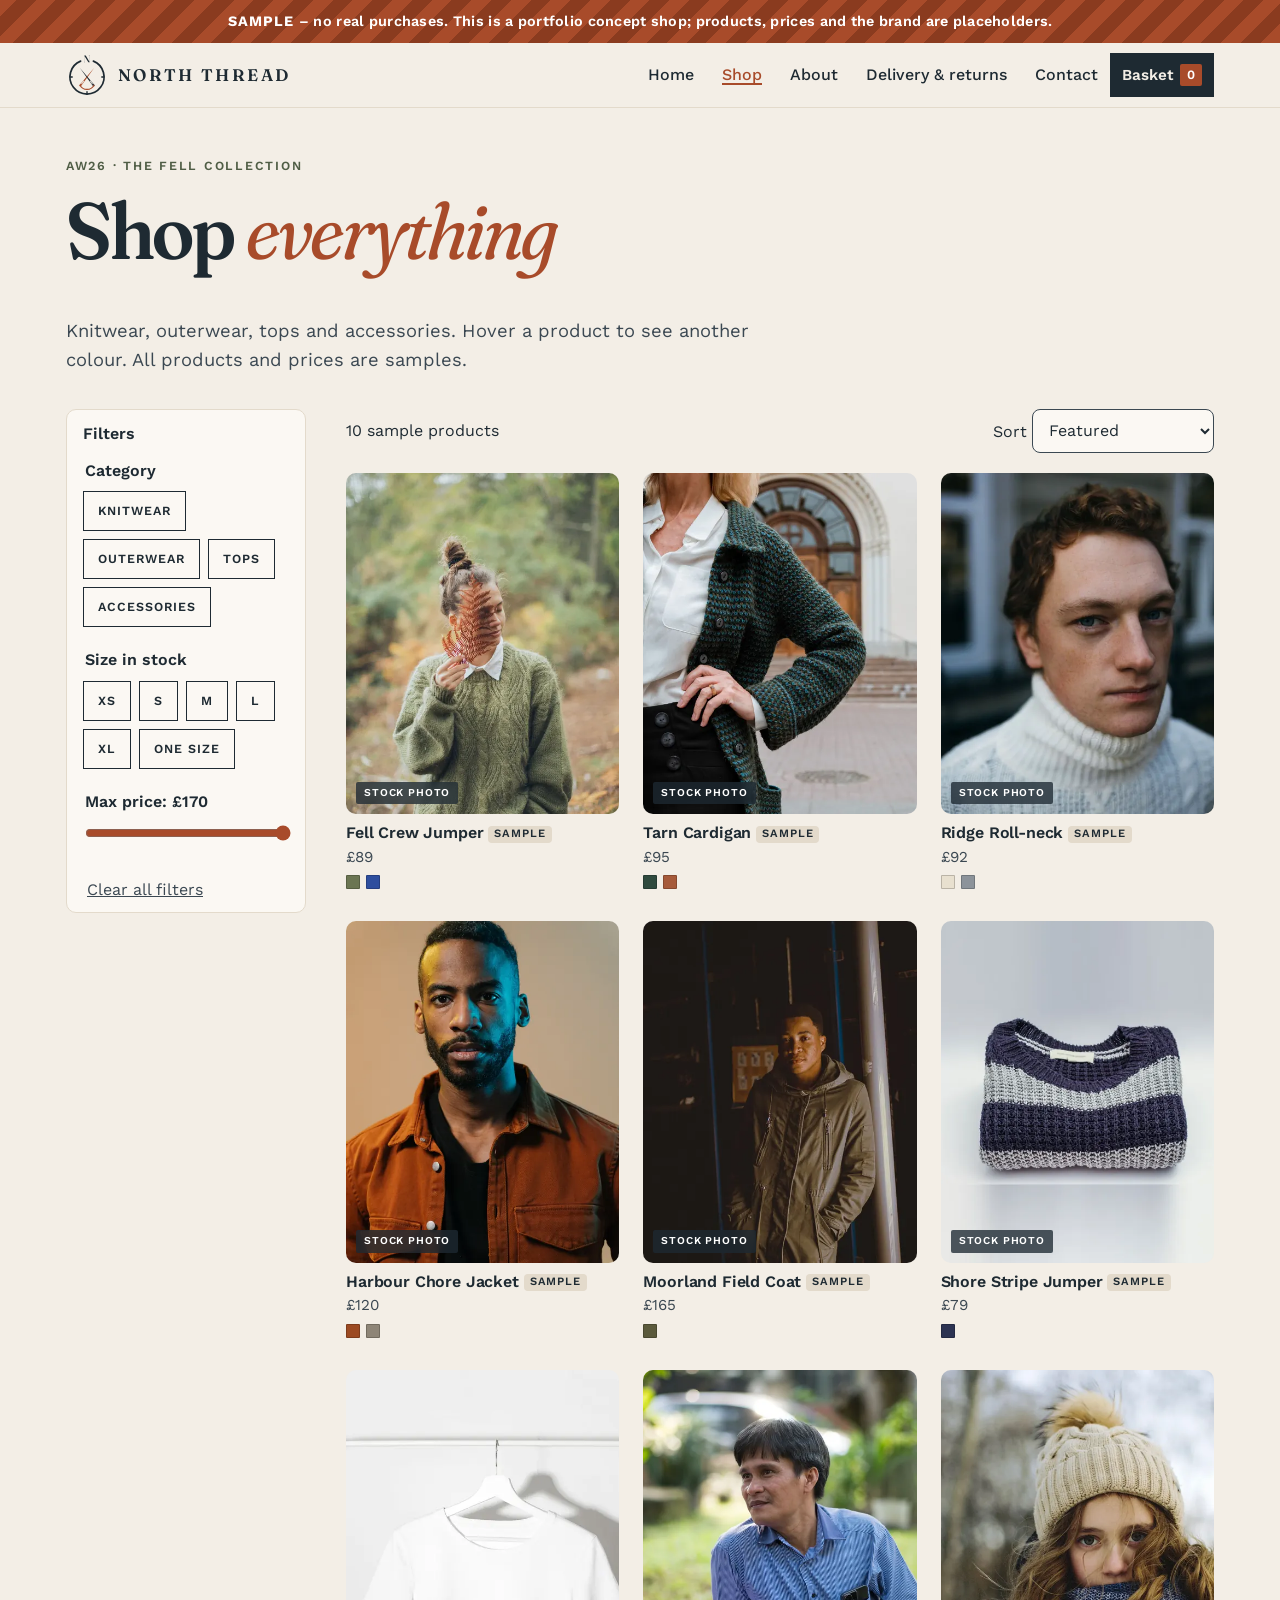
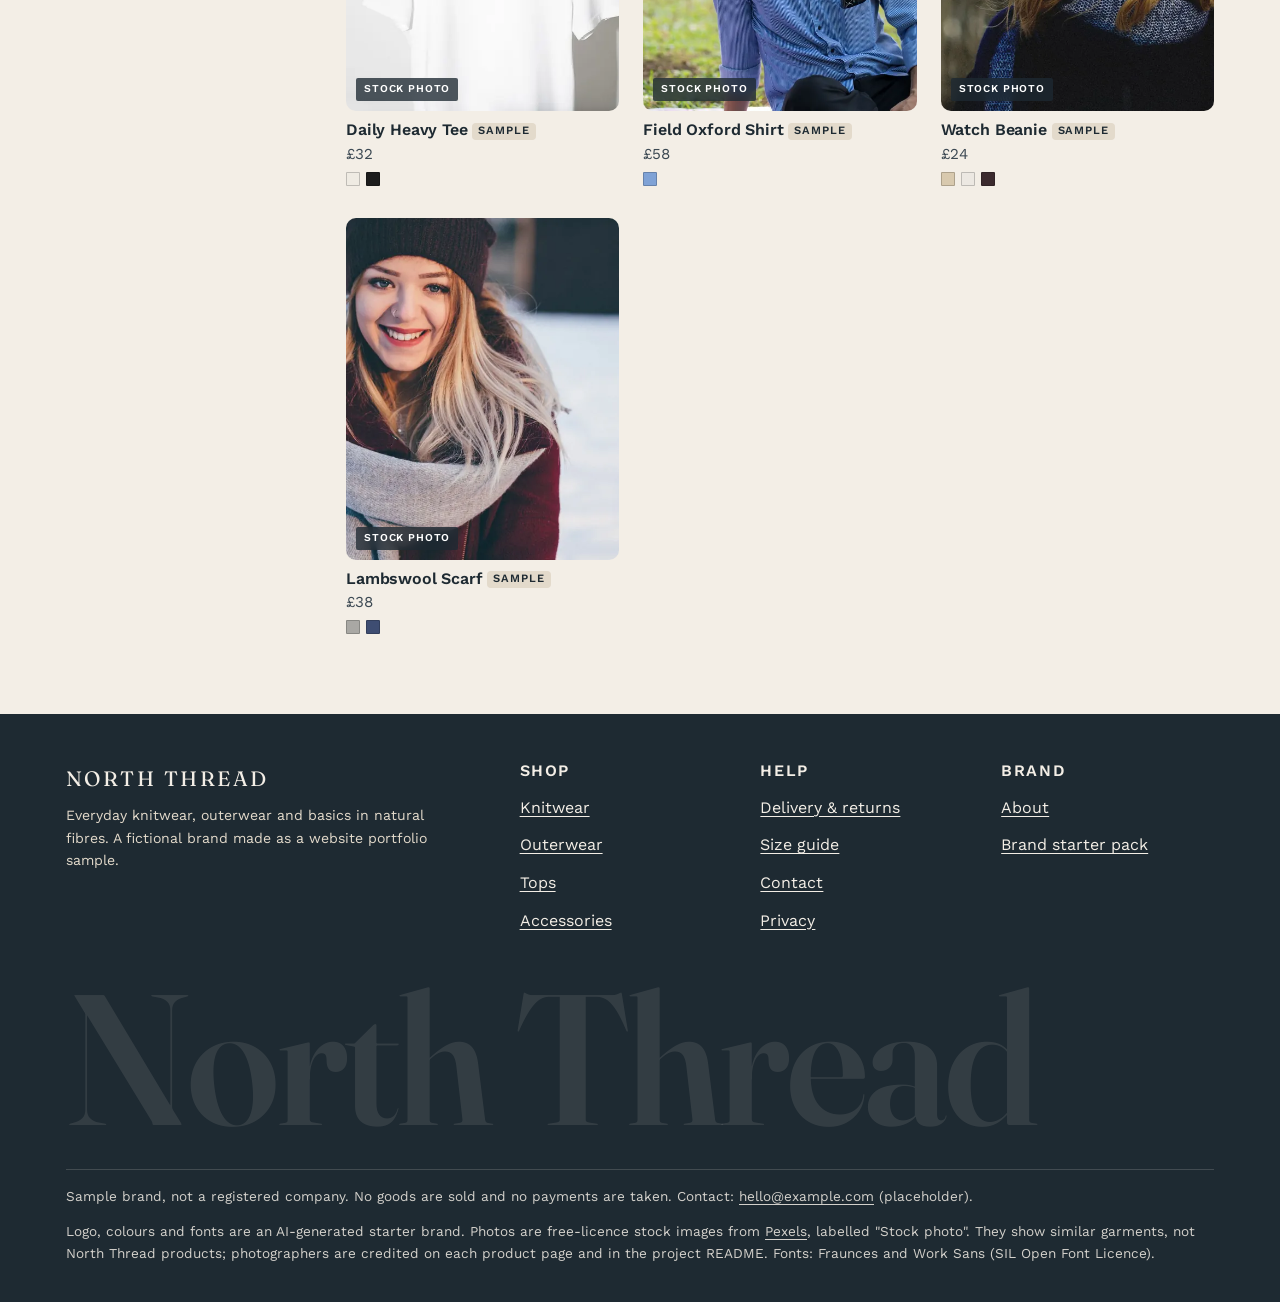
<file: shop.html>
<!doctype html>
<html lang="en-GB" class="ui-a">
<head>
<meta charset="utf-8">
<meta name="viewport" content="width=device-width, initial-scale=1">
<title>Shop all | North Thread (sample shop)</title>
<meta name="description" content="Browse North Thread sample knitwear, outerwear, tops and accessories. Filter by category, size and price. Portfolio concept, no real purchases.">
<meta name="robots" content="noindex">
<meta property="og:title" content="Shop all | North Thread (sample shop)">
<meta property="og:description" content="Browse North Thread sample knitwear, outerwear, tops and accessories. Filter by category, size and price. Portfolio concept, no real purchases.">
<meta property="og:type" content="website">
<!-- og:url and og:image to be set to the live address at deploy time -->
<link rel="icon" href="favicon.svg" type="image/svg+xml">
<link rel="preconnect" href="https://fonts.googleapis.com">
<link rel="preconnect" href="https://fonts.gstatic.com" crossorigin>
<link href="https://fonts.googleapis.com/css2?family=Fraunces:ital,opsz,wght@0,9..144,400;0,9..144,600;1,9..144,400&family=Work+Sans:wght@400;500;600&display=swap" rel="stylesheet">
<link rel="stylesheet" href="css/style.css">
</head>
<body class="">
<a class="skip" href="#main">Skip to content</a>
<div class="sample-banner" role="note"><strong>Sample</strong> &ndash; no real purchases. This is a portfolio concept shop; products, prices and the brand are placeholders.</div>
<header class="site-header">
  <div class="wrap header-inner">
    <a class="brand" href="index.html" aria-label="North Thread home"><svg viewBox="0 0 64 64" aria-hidden="true"><metadata><c2pa:manifest>[base64]/[base64]/[base64]/[base64]/[base64]/[base64]/3cyjxFA3Qo5S46fX0/ihY0VZ7mfb9KF703t5OjWDBWMA4GA1UdDwEB/wQEAwIHgDAVBgNVHSUEDjAMBgorBgEEAYPoXgIBMAwGA1UdEwEB/wQCMAAwHwYDVR0jBBgwFoAUzlHiBIFOZFsj+OPEz5o+nMHXXMIwCgYIKoZIzj0EAwMDZwAwZAIwMXMdFJ4BetLLVY7ORuE9noqbbAZOZn/aArXyTwFAZfKrPzxF2vPoJNf1+UCdg1XGAjBwX1zd9WGqYkqmL5SFqw1QySjr1zJfpJM9+1rdDwSPLMOPOjKuiXjoU/[base64]/VQSBw4hBtjq+0EYwscUhJqR44XteSUSuL0l0kHqoRh7Ls/zHRv1Di7hO5ZQ7Sl0HQCQxho=</c2pa:manifest></metadata><path d="M41.74 10.89 A26 26 0 1 1 22.26 10.89" fill="none" stroke="currentColor" stroke-width="2.6" stroke-linecap="round"/><line x1="54.50" y1="35.00" x2="58.00" y2="35.00" stroke="currentColor" stroke-width="2" stroke-linecap="round"/><line x1="32.00" y1="57.50" x2="32.00" y2="61.00" stroke="currentColor" stroke-width="2" stroke-linecap="round"/><line x1="9.50" y1="35.00" x2="6.00" y2="35.00" stroke="currentColor" stroke-width="2" stroke-linecap="round"/><path d="M30.19 12.65Q30.19 12.67 30.17 12.68Q30.16 12.7 30.13 12.7H27.25Q27.21 12.7 27.2 12.68Q27.18 12.67 27.18 12.65Q27.18 12.62 27.26 12.59L27.71 12.47Q28.04 12.36 28.27 12.13Q28.49 11.9 28.49 11.48V3.86Q28.49 3.75 28.48 3.7Q28.47 3.65 28.4 3.54L27.7 2.39Q27.67 2.33 27.64 2.29Q27.61 2.24 27.61 2.22Q27.61 2.21 27.62 2.2Q27.63 2.2 27.67 2.2H29.96Q30 2.2 30.04 2.24Q30.07 2.28 30.12 2.37L35.48 11.3L35.36 11.52V3.42Q35.36 2.99 35.14 2.76Q34.91 2.53 34.57 2.43L33.89 2.3Q33.82 2.28 33.82 2.24Q33.82 2.23 33.83 2.21Q33.85 2.2 33.88 2.2H36.76Q36.79 2.2 36.8 2.21Q36.82 2.23 36.82 2.24Q36.82 2.28 36.74 2.3L36.29 2.43Q35.96 2.53 35.74 2.76Q35.51 2.99 35.51 3.42V11.23Q35.51 11.32 35.54 11.39Q35.57 11.46 35.6 11.52L36.14 12.38Q36.21 12.51 36.24 12.57Q36.27 12.63 36.27 12.65Q36.27 12.68 36.25 12.69Q36.23 12.7 36.18 12.7H34.03Q33.92 12.7 33.92 12.59Q33.92 12.55 33.91 12.49Q33.89 12.42 33.85 12.38L28.33 3.33H28.64V11.48Q28.64 11.9 28.87 12.13Q29.09 12.37 29.42 12.47L30.11 12.59Q30.19 12.62 30.19 12.65Z" fill="currentColor"/><path d="M0 -18 L1.5 16.5 A1.5 1.5 0 0 1 -1.5 16.5 Z M-0.6 8 a0.6 0.6 0 0 1 1.2 0 v5.2 a0.6 0.6 0 0 1 -1.2 0 z" transform="translate(32 35) rotate(38)" fill="#A84B2A" fill-rule="evenodd"/><path d="M0 -18 L1.5 16.5 A1.5 1.5 0 0 1 -1.5 16.5 Z M-0.6 8 a0.6 0.6 0 0 1 1.2 0 v5.2 a0.6 0.6 0 0 1 -1.2 0 z" transform="translate(32 35) rotate(-38)" fill="currentColor" fill-rule="evenodd"/><path d="M21.4 47.5 C 26 56, 38 56, 42.6 47.5" fill="none" stroke="#A84B2A" stroke-width="1.6" stroke-linecap="round"/></svg><span>NORTH THREAD</span></a>
    <button class="nav-toggle" type="button" aria-expanded="false" aria-controls="site-nav">Menu</button>
    <nav class="site-nav" id="site-nav" aria-label="Main"><ul><li><a href="index.html">Home</a></li><li><a href="shop.html" aria-current="page">Shop</a></li><li><a href="about.html">About</a></li><li><a href="delivery.html">Delivery & returns</a></li><li><a href="contact.html">Contact</a></li></ul></nav>
    <a class="basket-link" href="basket.html">Basket <span class="basket-count" aria-label="items">0</span></a>
  </div>
</header>
<main id="main">
<div class="wrap">
  <section style="padding-bottom:16px">
    <p class="eyebrow">AW26 &middot; The Fell Collection</p>
    <h1 style="font-size:clamp(2.6rem,9vw,5rem);letter-spacing:-0.03em">Shop <em class="serif" style="color:var(--rust)">everything</em></h1>
    <p class="lead">Knitwear, outerwear, tops and accessories. Hover a product to see another colour. All products and prices are samples.</p>
  </section>
  <div class="shop-layout" style="padding-bottom:48px">
    <aside aria-label="Filters">
      <details class="filters" open id="filters-wrap">
        <summary>Filters</summary>
        <form id="filters">
          <fieldset><legend>Category</legend><div class="chip-row"><label class="chip"><input type="checkbox" name="cat" value="Knitwear"><span>Knitwear</span></label><label class="chip"><input type="checkbox" name="cat" value="Outerwear"><span>Outerwear</span></label><label class="chip"><input type="checkbox" name="cat" value="Tops"><span>Tops</span></label><label class="chip"><input type="checkbox" name="cat" value="Accessories"><span>Accessories</span></label></div></fieldset>
          <fieldset><legend>Size in stock</legend><div class="chip-row"><label class="chip"><input type="checkbox" name="size" value="XS"><span>XS</span></label><label class="chip"><input type="checkbox" name="size" value="S"><span>S</span></label><label class="chip"><input type="checkbox" name="size" value="M"><span>M</span></label><label class="chip"><input type="checkbox" name="size" value="L"><span>L</span></label><label class="chip"><input type="checkbox" name="size" value="XL"><span>XL</span></label><label class="chip"><input type="checkbox" name="size" value="One size"><span>One size</span></label></div></fieldset>
          <fieldset><legend>Max price: <output id="price-out" for="price">£170</output></legend>
            <label class="visually-hidden" for="price">Maximum price</label>
            <input type="range" id="price" name="price" min="20" max="170" step="5" value="170">
          </fieldset>
          <button type="button" class="link-btn" id="clear">Clear all filters</button>
        </form>
      </details>
    </aside>
    <div>
      <div class="toolbar">
        <p id="result-count" role="status" style="margin:0">10 sample products</p>
        <label>Sort <select id="sort"><option value="feat">Featured</option><option value="low">Price, low to high</option><option value="high">Price, high to low</option></select></label>
      </div>
      <div class="grid" id="shop-grid"></div>
    </div>
  </div>
</div>
<script>if (matchMedia("(max-width: 959px)").matches) document.getElementById("filters-wrap").removeAttribute("open");</script>
</main>
<footer class="site-footer">
  <div class="wrap">
    <div class="footer-grid">
      <div>
        <p style="font-family:var(--display);font-size:1.3rem;letter-spacing:.12em;margin-bottom:.4em">NORTH THREAD</p>
        <p class="small" style="color:var(--stone);max-width:28em">Everyday knitwear, outerwear and basics in natural fibres. A fictional brand made as a website portfolio sample.</p>
      </div>
      <div><h2>Shop</h2><ul><li><a href="shop.html?cat=Knitwear">Knitwear</a></li><li><a href="shop.html?cat=Outerwear">Outerwear</a></li><li><a href="shop.html?cat=Tops">Tops</a></li><li><a href="shop.html?cat=Accessories">Accessories</a></li></ul></div>
      <div><h2>Help</h2><ul><li><a href="delivery.html">Delivery &amp; returns</a></li><li><a href="delivery.html#sizes">Size guide</a></li><li><a href="contact.html">Contact</a></li><li><a href="privacy.html">Privacy</a></li></ul></div>
      <div><h2>Brand</h2><ul><li><a href="about.html">About</a></li><li><a href="brand.html">Brand starter pack</a></li></ul></div>
    </div>
    <p class="footer-mark" aria-hidden="true">North Thread</p>
    <div class="footer-legal">
      <p>Sample brand, not a registered company. No goods are sold and no payments are taken. Contact: <a href="mailto:hello@example.com">hello@example.com</a> (placeholder).</p>
      <p>Logo, colours and fonts are an AI-generated starter brand. Photos are free-licence stock images from <a href="https://www.pexels.com/license/">Pexels</a>, labelled "Stock photo". They show similar garments, not North Thread products; photographers are credited on each product page and in the project README. Fonts: Fraunces and Work Sans (SIL Open Font Licence).</p>
    </div>
  </div>
</footer>
<script src="js/products.js"></script>
<script src="js/main.js"></script>
</body>
</html>
</file>
<file: css/style.css>
/* North Thread – sample storefront. AI-generated starter brand. */
:root {
  --ink: #1E2A32;      /* fjord ink */
  --ink-soft: #3B4852;
  --oat: #F3EEE6;      /* background */
  --paper: #FBF8F3;    /* cards */
  --stone: #E3DACB;    /* borders, panels */
  --rust: #A84B2A;     /* accent, actions */
  --rust-dark: #8A3B1F;
  --moss: #4F5D45;     /* secondary */
  --radius: 10px;
  --wrap: 1180px;
  --display: "Fraunces", Georgia, serif;
  --body: "Work Sans", system-ui, -apple-system, "Segoe UI", sans-serif;
}

*, *::before, *::after { box-sizing: border-box; }
html { -webkit-text-size-adjust: 100%; }
body {
  margin: 0;
  background: var(--oat);
  color: var(--ink);
  font-family: var(--body);
  font-size: 1rem;
  line-height: 1.6;
}
img, svg { max-width: 100%; display: block; }
a { color: inherit; text-underline-offset: 3px; }
h1, h2, h3 { font-family: var(--display); font-weight: 600; line-height: 1.15; margin: 0 0 .5em; letter-spacing: -0.01em; }
h1 { font-size: clamp(2rem, 7vw, 3.6rem); }
h2 { font-size: clamp(1.5rem, 4.5vw, 2.2rem); }
h3 { font-size: 1.15rem; }
p { margin: 0 0 1em; }
:focus-visible { outline: 3px solid var(--rust); outline-offset: 2px; border-radius: 4px; }

.wrap { width: 100%; max-width: var(--wrap); margin: 0 auto; padding: 0 16px; }
.skip { position: absolute; left: -9999px; top: 0; background: var(--ink); color: var(--oat); padding: 12px 16px; z-index: 100; }
.skip:focus { left: 8px; top: 8px; }
.visually-hidden { position: absolute; width: 1px; height: 1px; overflow: hidden; clip: rect(0 0 0 0); white-space: nowrap; }

/* Sample banner */
.sample-banner {
  background: repeating-linear-gradient(-45deg, var(--rust) 0 14px, var(--rust-dark) 14px 28px);
  color: #fff;
  text-align: center;
  font-weight: 600;
  font-size: .9rem;
  padding: 10px 16px;
  letter-spacing: .02em;
}
.sample-banner strong { text-transform: uppercase; letter-spacing: .08em; }

/* Header */
.site-header { background: var(--oat); border-bottom: 1px solid var(--stone); position: sticky; top: 0; z-index: 50; }
.header-inner { display: flex; align-items: center; justify-content: space-between; gap: 12px; min-height: 64px; }
.brand { display: flex; align-items: center; gap: 10px; text-decoration: none; }
.brand svg { width: 42px; height: 42px; flex: none; }
.brand span { font-family: var(--display); font-weight: 600; letter-spacing: .14em; font-size: 1.05rem; }
.nav-toggle { margin-left: auto; background: none; border: 1px solid var(--stone); border-radius: var(--radius); min-width: 44px; min-height: 44px; font: inherit; font-weight: 600; padding: 0 12px; cursor: pointer; color: var(--ink); }
.site-nav ul { list-style: none; margin: 0; padding: 0; }
.site-nav a { display: block; padding: 12px 0; text-decoration: none; font-weight: 500; }
.site-nav a[aria-current="page"] { color: var(--rust); text-decoration: underline; text-decoration-thickness: 2px; }
.site-nav { display: none; position: absolute; left: 0; right: 0; top: 100%; background: var(--oat); border-bottom: 1px solid var(--stone); padding: 4px 16px 12px; }
.site-nav.open { display: block; }
.basket-link { display: inline-flex; align-items: center; gap: 6px; min-height: 44px; padding: 0 12px; border-radius: 999px; background: var(--ink); color: var(--oat); text-decoration: none; font-weight: 600; font-size: .95rem; }
.basket-count { background: var(--rust); color: #fff; border-radius: 999px; min-width: 22px; height: 22px; display: inline-grid; place-items: center; font-size: .8rem; padding: 0 6px; }

@media (min-width: 860px) {
  .nav-toggle { display: none; }
  .site-nav { display: block; position: static; background: none; border: 0; padding: 0; margin-left: auto; }
  .site-nav ul { display: flex; gap: 28px; }
  .site-nav a { padding: 8px 0; }
}

/* Buttons */
.btn { display: inline-flex; align-items: center; justify-content: center; gap: 8px; min-height: 48px; padding: 0 24px; border-radius: 999px; border: 2px solid var(--rust); background: var(--rust); color: #fff; font: inherit; font-weight: 600; text-decoration: none; cursor: pointer; transition: background .15s; }
.btn:hover { background: var(--rust-dark); border-color: var(--rust-dark); }
.btn-ghost { background: transparent; color: var(--ink); border-color: var(--ink); }
.btn-ghost:hover { background: var(--ink); color: var(--oat); border-color: var(--ink); }
.btn-block { width: 100%; }
.btn[disabled] { opacity: .5; cursor: not-allowed; }

/* Sections */
section { padding: 48px 0; }
.eyebrow { text-transform: uppercase; letter-spacing: .14em; font-size: .78rem; font-weight: 600; color: var(--moss); margin-bottom: .6em; }
.lead { font-size: 1.15rem; color: var(--ink-soft); max-width: 38em; }
.tag-sample { display: inline-block; font-size: .7rem; font-weight: 600; letter-spacing: .08em; text-transform: uppercase; background: var(--stone); color: var(--ink); border-radius: 4px; padding: 2px 6px; vertical-align: middle; }

/* Hero */
.hero { padding: 40px 0 56px; position: relative; overflow: hidden; }
.hero-grid { display: grid; gap: 32px; align-items: center; }
.hero h1 { max-width: 12em; }
.hero-actions { display: flex; flex-wrap: wrap; gap: 12px; margin-top: 24px; }
.hero-art { position: relative; border-radius: 16px; overflow: hidden; background: var(--moss); aspect-ratio: 4 / 5; max-height: 560px; }
.hero-art svg { width: 100%; height: 100%; }
@media (min-width: 860px) { .hero-grid { grid-template-columns: 1.1fr .9fr; } .hero { padding: 64px 0 80px; } }

.contour { position: absolute; inset: 0; pointer-events: none; opacity: .5; }

/* Placeholder label on images */
.ph { position: relative; }
.ph-label { position: absolute; left: 10px; bottom: 10px; z-index: 2; background: rgba(30,42,50,.78); color: #fff; font-size: .66rem; font-weight: 600; letter-spacing: .08em; text-transform: uppercase; padding: 3px 8px; border-radius: 999px; backdrop-filter: blur(4px); }

/* Promise strip */
.promises { background: var(--ink); color: var(--oat); padding: 20px 0; }
.promises ul { list-style: none; margin: 0; padding: 0; display: grid; gap: 12px; grid-template-columns: 1fr; }
.promises li { display: flex; gap: 10px; align-items: center; font-weight: 500; }
.promises svg { width: 22px; height: 22px; flex: none; }
@media (min-width: 700px) { .promises ul { grid-template-columns: repeat(3, 1fr); } }

/* Category tiles */
.cats { display: grid; gap: 12px; grid-template-columns: repeat(2, 1fr); }
.cat { position: relative; border-radius: var(--radius); overflow: hidden; text-decoration: none; aspect-ratio: 1; display: block; }
.cat .ph, .cat svg { width: 100%; height: 100%; }
.cat-name { position: absolute; left: 12px; top: 12px; background: var(--oat); padding: 6px 12px; border-radius: 999px; font-weight: 600; }
@media (min-width: 860px) { .cats { grid-template-columns: repeat(4, 1fr); } }

/* Product grid */
.grid { display: grid; gap: 20px 14px; grid-template-columns: repeat(2, 1fr); }
@media (min-width: 860px) { .grid { grid-template-columns: repeat(3, 1fr); gap: 32px 24px; } }
@media (min-width: 1100px) { .grid.grid-4 { grid-template-columns: repeat(4, 1fr); } }
.card { text-decoration: none; display: block; }
.card .ph { border-radius: var(--radius); overflow: hidden; aspect-ratio: 4 / 5; }
.ph img { width: 100%; height: 100%; object-fit: cover; }
.card .ph { background: #E6DFD3; }
.card .ph img { transition: transform .5s ease, opacity .35s ease; }
.card .ph .alt { position: absolute; inset: 0; opacity: 0; }
.card:hover .ph img { transform: scale(1.04); }
.card:hover .ph.has-alt .alt { opacity: 1; }
.card h3 { font-family: var(--body); font-weight: 600; font-size: 1rem; margin: 10px 0 2px; }
.card .price { color: var(--ink-soft); font-size: .95rem; }
.card .swatches { display: flex; gap: 6px; margin-top: 6px; }
.dot { width: 14px; height: 14px; border-radius: 50%; border: 1px solid rgba(0,0,0,.2); }

/* Split / about blocks */
.split { display: grid; gap: 28px; align-items: center; }
@media (min-width: 860px) { .split { grid-template-columns: 1fr 1fr; gap: 56px; } }
.panel { background: var(--paper); border: 1px solid var(--stone); border-radius: 16px; padding: 24px; }
.values { display: grid; gap: 16px; }
@media (min-width: 700px) { .values { grid-template-columns: repeat(3, 1fr); } }

/* Shop page */
.shop-layout { display: grid; gap: 24px; }
@media (min-width: 960px) { .shop-layout { grid-template-columns: 240px 1fr; gap: 40px; } }
.filters { background: var(--paper); border: 1px solid var(--stone); border-radius: var(--radius); padding: 0 16px; }
.filters summary { cursor: pointer; font-weight: 600; min-height: 48px; display: flex; align-items: center; }
.filters fieldset { border: 0; padding: 0; margin: 0 0 20px; }
.filters legend { font-weight: 600; margin-bottom: 8px; }
.chip-row { display: flex; flex-wrap: wrap; gap: 8px; }
.chip input { position: absolute; opacity: 0; width: 1px; height: 1px; }
.chip span { display: inline-flex; align-items: center; min-height: 40px; padding: 0 14px; border: 1px solid var(--ink); border-radius: 999px; cursor: pointer; font-size: .92rem; }
.chip input:checked + span { background: var(--ink); color: var(--oat); }
.chip input:focus-visible + span { outline: 3px solid var(--rust); outline-offset: 2px; }
.filters input[type="range"] { width: 100%; accent-color: var(--rust); }
.toolbar { display: flex; flex-wrap: wrap; justify-content: space-between; align-items: center; gap: 12px; margin-bottom: 20px; }
select, input[type="text"], input[type="email"], textarea { font: inherit; color: var(--ink); background: var(--paper); border: 1px solid var(--ink-soft); border-radius: 8px; min-height: 44px; padding: 8px 12px; }
textarea { min-height: 140px; width: 100%; }
.empty { padding: 32px; text-align: center; border: 1px dashed var(--ink-soft); border-radius: var(--radius); }

/* Product page */
.crumbs { font-size: .9rem; padding-top: 20px; color: var(--ink-soft); }
.crumbs a { color: var(--ink-soft); }
.pdp { display: grid; gap: 28px; padding: 20px 0 48px; }
@media (min-width: 860px) { .pdp { grid-template-columns: 1.1fr .9fr; gap: 56px; } }
.pdp-media .ph { border-radius: 16px; overflow: hidden; aspect-ratio: 4 / 5; }
.pdp-media .ph svg { width: 100%; height: 100%; }
.pdp-price { font-size: 1.4rem; font-weight: 600; margin-bottom: 4px; }
.opt { border: 0; padding: 0; margin: 20px 0; }
.opt legend { font-weight: 600; margin-bottom: 8px; display: flex; gap: 8px; width: 100%; justify-content: space-between; }
.sizes { display: grid; grid-template-columns: repeat(5, 1fr); gap: 8px; }
.size input, .colour input { position: absolute; opacity: 0; width: 1px; height: 1px; }
.size span { display: grid; place-items: center; min-height: 48px; border: 1px solid var(--ink); border-radius: 8px; cursor: pointer; font-weight: 600; background: var(--paper); }
.size input:checked + span { background: var(--ink); color: var(--oat); }
.size input:disabled + span { opacity: .4; text-decoration: line-through; cursor: not-allowed; }
.size input:focus-visible + span, .colour input:focus-visible + span { outline: 3px solid var(--rust); outline-offset: 2px; }
.colours { display: flex; gap: 10px; flex-wrap: wrap; }
.colour span { display: block; width: 44px; height: 44px; border-radius: 50%; border: 2px solid var(--oat); box-shadow: 0 0 0 1px var(--ink-soft); cursor: pointer; }
.colour input:checked + span { box-shadow: 0 0 0 3px var(--ink); }
.form-msg { min-height: 1.6em; font-weight: 600; margin: 10px 0; }
.form-msg.error { color: var(--rust-dark); }
.form-msg.ok { color: var(--moss); }
.qty { display: inline-flex; align-items: center; border: 1px solid var(--ink-soft); border-radius: 999px; }
.qty button { width: 44px; height: 44px; background: none; border: 0; font: inherit; font-size: 1.2rem; cursor: pointer; color: var(--ink); border-radius: 999px; }
.qty output, .qty span { min-width: 28px; text-align: center; font-weight: 600; }
.info-list { border-top: 1px solid var(--stone); margin-top: 28px; }
.info-list details { border-bottom: 1px solid var(--stone); }
.info-list summary { cursor: pointer; font-weight: 600; min-height: 52px; display: flex; align-items: center; justify-content: space-between; }
.info-list summary::after { content: "+"; font-size: 1.3rem; }
.info-list details[open] summary::after { content: "–"; }
.info-list .body { padding-bottom: 16px; }
table { border-collapse: collapse; width: 100%; font-size: .92rem; }
th, td { text-align: left; padding: 8px; border-bottom: 1px solid var(--stone); }
.delivery-note { display: flex; gap: 10px; align-items: flex-start; background: var(--paper); border: 1px solid var(--stone); border-radius: var(--radius); padding: 14px; margin-top: 16px; font-size: .95rem; }
.delivery-note svg { width: 22px; height: 22px; flex: none; color: var(--moss); margin-top: 2px; }

/* Basket */
.basket-layout { display: grid; gap: 28px; padding-bottom: 48px; }
@media (min-width: 900px) { .basket-layout { grid-template-columns: 1fr 360px; gap: 48px; align-items: start; } }
.line { display: grid; grid-template-columns: 88px 1fr; gap: 14px; padding: 18px 0; border-bottom: 1px solid var(--stone); }
.line .ph { border-radius: 8px; overflow: hidden; aspect-ratio: 4 / 5; }
.line .ph svg { width: 100%; height: 100%; }
.line h3 { font-family: var(--body); font-size: 1rem; margin: 0; }
.line .meta { color: var(--ink-soft); font-size: .9rem; }
.line-actions { display: flex; align-items: center; justify-content: space-between; gap: 10px; margin-top: 10px; flex-wrap: wrap; }
.link-btn { background: none; border: 0; font: inherit; text-decoration: underline; cursor: pointer; color: var(--ink-soft); min-height: 44px; padding: 0 4px; }
.summary { position: sticky; top: 84px; }
.summary dl { display: grid; grid-template-columns: 1fr auto; gap: 8px; margin: 0 0 16px; }
.summary dd { margin: 0; text-align: right; font-weight: 600; }
.summary .total { font-size: 1.2rem; border-top: 1px solid var(--stone); padding-top: 10px; }
.progress { height: 8px; background: var(--stone); border-radius: 999px; overflow: hidden; margin: 8px 0 16px; }
.progress span { display: block; height: 100%; background: var(--moss); }

dialog { border: 0; border-radius: 16px; max-width: min(460px, calc(100vw - 32px)); padding: 28px; background: var(--paper); color: var(--ink); }
dialog::backdrop { background: rgba(30,42,50,.6); }

/* Contact */
.form-grid { display: grid; gap: 16px; }
.form-grid label { font-weight: 600; display: block; margin-bottom: 4px; }
.form-grid input, .form-grid select { width: 100%; }
.small { font-size: .88rem; color: var(--ink-soft); }

/* Toast */
.toast { position: fixed; left: 16px; right: 16px; bottom: 16px; max-width: 420px; margin: 0 auto; background: var(--ink); color: var(--oat); padding: 14px 18px; border-radius: 12px; display: flex; justify-content: space-between; align-items: center; gap: 12px; transform: translateY(150%); transition: transform .25s ease; z-index: 90; }
.toast.show { transform: none; }
.toast a { color: #fff; font-weight: 600; }

/* Footer */
.site-footer { background: var(--ink); color: var(--oat); padding: 48px 0 24px; margin-top: 32px; }
.site-footer a { color: var(--oat); }
.footer-grid { display: grid; gap: 28px; grid-template-columns: 1fr 1fr; }
.footer-grid > div:first-child { grid-column: 1 / -1; }
@media (min-width: 860px) { .footer-grid { grid-template-columns: 2fr 1fr 1fr 1fr; } .footer-grid > div:first-child { grid-column: auto; } }
.site-footer h2 { font-size: 1rem; font-family: var(--body); letter-spacing: .1em; text-transform: uppercase; }
.site-footer ul { list-style: none; padding: 0; margin: 0; }
.site-footer li a { display: inline-block; padding: 6px 0; }
.footer-legal { border-top: 1px solid rgba(243,238,230,.2); margin-top: 32px; padding-top: 16px; font-size: .85rem; opacity: .85; }

/* Brand page */
.palette { display: grid; gap: 12px; grid-template-columns: repeat(2, 1fr); }
@media (min-width: 700px) { .palette { grid-template-columns: repeat(5, 1fr); } }
.swatch { border-radius: var(--radius); overflow: hidden; border: 1px solid var(--stone); background: var(--paper); }
.swatch div { height: 96px; }
.swatch p { padding: 10px; margin: 0; font-size: .88rem; }

@media (prefers-reduced-motion: reduce) {
  *, *::before, *::after { transition: none !important; animation: none !important; }
}

/* ---------- Round 2: editorial brand layer ---------- */
h1, h2 { font-variation-settings: "SOFT" 50, "WONK" 0; }
em.serif { font-family: var(--display); font-style: italic; font-weight: 400; }
.zoom { margin: 0; aspect-ratio: 1; border-radius: var(--radius); background-size: 320%; background-repeat: no-repeat; position: relative; background-color: #E6DFD3; }
.zoom figcaption { position: absolute; left: 10px; bottom: 10px; background: var(--oat); font-size: .78rem; font-weight: 600; padding: 3px 10px; border-radius: 999px; }
.pdp-details { display: grid; grid-template-columns: 1fr 1fr; gap: 12px; margin-top: 12px; }
.line .ph img { width: 100%; height: 100%; object-fit: cover; }

/* Home: dark header + hero */
body.home .site-header { background: var(--ink); border-color: rgba(243,238,230,.12); color: var(--oat); }
body.home .site-nav { background: var(--ink); border-color: rgba(243,238,230,.12); }
body.home .nav-toggle { color: var(--oat); border-color: rgba(243,238,230,.3); }
body.home .basket-link { background: var(--oat); color: var(--ink); }
body.home .site-nav a[aria-current="page"] { color: #E9A27F; }

.hero2 { background: var(--ink); color: var(--oat); padding: 0; position: relative; overflow: hidden; }
.hero2-grid { display: grid; }
.hero2-copy { padding: 44px 16px 40px; position: relative; z-index: 1; }
.hero2 .eyebrow { color: #C9D2B8; }
.hero2 h1 { font-size: clamp(3rem, 13vw, 7.6rem); line-height: .92; letter-spacing: -0.035em; font-weight: 600; margin-bottom: .35em; }
.hero2 h1 em { font-style: italic; font-weight: 400; color: #E9A27F; display: block; }
.hero2 .lead { color: rgba(243,238,230,.82); }
.hero2 .btn-ghost { color: var(--oat); border-color: var(--oat); }
.hero2 .btn-ghost:hover { background: var(--oat); color: var(--ink); }
.hero2-media { position: relative; min-height: 420px; }
.hero2-media img { position: absolute; inset: 0; width: 100%; height: 100%; object-fit: cover; object-position: 50% 30%; }
.hero2-meta { display: flex; gap: 22px; flex-wrap: wrap; margin-top: 32px; font-size: .82rem; letter-spacing: .12em; text-transform: uppercase; color: rgba(243,238,230,.65); }
.hero2-meta span::before { content: ""; display: inline-block; width: 6px; height: 6px; border-radius: 50%; background: #E9A27F; margin-right: 8px; vertical-align: middle; }
.coord { position: absolute; right: 16px; top: 16px; z-index: 2; font-family: var(--display); font-style: italic; color: var(--oat); background: rgba(30,42,50,.55); padding: 4px 12px; border-radius: 999px; font-size: .9rem; }
@media (min-width: 960px) {
  .hero2-grid { grid-template-columns: 1fr 1fr; min-height: min(88vh, 860px); }
  .hero2-copy { padding: 72px 56px 64px max(16px, calc((100vw - var(--wrap)) / 2 + 16px)); display: flex; flex-direction: column; justify-content: center; }
  .hero2-media { min-height: 0; }
}

/* Ticker */
.ticker { background: var(--rust); color: #fff; overflow: hidden; white-space: nowrap; padding: 16px 0; font-family: var(--display); font-size: clamp(1.2rem, 3vw, 1.8rem); }
.ticker-track { display: inline-flex; gap: 40px; animation: tick 38s linear infinite; padding-left: 40px; }
.ticker-track span::after { content: "✦"; margin-left: 40px; font-size: .7em; vertical-align: middle; opacity: .8; }
@keyframes tick { to { transform: translateX(-50%); } }

/* Editorial collection */
.collection { padding: 72px 0; }
.col-head { display: grid; gap: 12px; margin-bottom: 32px; }
.col-head h2 { font-size: clamp(2.2rem, 7vw, 4.4rem); line-height: 1; letter-spacing: -0.02em; }
.col-head h2 em { font-style: italic; font-weight: 400; color: var(--rust); }
@media (min-width: 860px) { .col-head { grid-template-columns: 1.2fr 1fr; align-items: end; gap: 48px; } }
.edit-grid { display: grid; gap: 16px; }
.edit-grid figure { margin: 0; position: relative; border-radius: 14px; overflow: hidden; background: var(--stone); }
.edit-grid img { width: 100%; height: 100%; object-fit: cover; transition: transform .6s ease; }
.edit-grid a:hover img { transform: scale(1.03); }
.edit-grid figcaption { position: absolute; left: 0; right: 0; bottom: 0; padding: 40px 18px 16px; background: linear-gradient(transparent, rgba(20,28,33,.75)); color: var(--oat); display: flex; justify-content: space-between; align-items: end; gap: 12px; }
.edit-grid .num { font-family: var(--display); font-style: italic; font-size: 1.6rem; line-height: 1; opacity: .9; }
.edit-grid .cap-name { font-weight: 600; }
.edit-grid .cap-price { font-size: .9rem; opacity: .85; }
.e1 { aspect-ratio: 4 / 5; } .e2 { aspect-ratio: 4 / 5; } .e3 { aspect-ratio: 16 / 11; }
@media (min-width: 860px) {
  .edit-grid { grid-template-columns: 1.15fr 1fr; grid-template-rows: auto auto; gap: 24px; }
  .e1 { grid-row: span 2; aspect-ratio: auto; min-height: 100%; }
}

/* Rail */
.rail { display: grid; grid-auto-flow: column; grid-auto-columns: 68%; gap: 14px; overflow-x: auto; scroll-snap-type: x mandatory; padding-bottom: 12px; margin: 0 -16px; padding-left: 16px; padding-right: 16px; scrollbar-width: thin; }
.rail > * { scroll-snap-align: start; }
@media (min-width: 860px) { .rail { grid-auto-flow: row; grid-template-columns: repeat(4, 1fr); overflow: visible; margin: 0; padding: 0; gap: 24px; } }

/* Materials */
.materials { background: var(--ink); color: var(--oat); padding: 72px 0; }
.materials h2 { font-size: clamp(2rem, 6vw, 3.6rem); }
.materials .lead { color: rgba(243,238,230,.8); }
.mat-grid { display: grid; gap: 16px; margin-top: 32px; }
@media (min-width: 760px) { .mat-grid { grid-template-columns: repeat(3, 1fr); gap: 24px; } }
.mat { border-radius: 14px; overflow: hidden; background: #26333C; }
.mat .tex { aspect-ratio: 4 / 3; position: relative; }
.mat .tex img { width: 100%; height: 100%; object-fit: cover; }
.mat .tex .ph-label { background: rgba(30,42,50,.6); }
.mat-body { padding: 20px; }
.mat h3 { font-size: 1.4rem; margin-bottom: .3em; }
.mat p { color: rgba(243,238,230,.78); margin: 0; }
.mat .used { margin-top: 12px; font-size: .85rem; color: #C9D2B8; }

/* Story */
.story { padding: 88px 0; text-align: center; position: relative; }
.story .mark { width: 72px; height: 72px; margin: 0 auto 24px; }
.story blockquote { margin: 0 auto; max-width: 18em; font-family: var(--display); font-size: clamp(1.8rem, 5.5vw, 3.4rem); line-height: 1.12; letter-spacing: -0.015em; }
.story blockquote em { color: var(--rust); }
.story p.small { margin-top: 20px; }

/* Flatlay band */
.band { position: relative; min-height: 460px; display: grid; align-items: end; overflow: hidden; border-radius: 0; }
.band > img { position: absolute; inset: 0; width: 100%; height: 100%; object-fit: cover; }
.band-card { position: relative; margin: 16px; background: var(--oat); border-radius: 16px; padding: 24px; max-width: 420px; }
@media (min-width: 860px) { .band { min-height: 620px; align-items: center; } .band-card { margin-left: max(16px, calc((100vw - var(--wrap)) / 2 + 16px)); padding: 36px; } }

/* Promises v2 */
.promise-grid { display: grid; gap: 16px; }
@media (min-width: 760px) { .promise-grid { grid-template-columns: repeat(3, 1fr); } }
.promise { border-top: 2px solid var(--ink); padding-top: 16px; }
.promise svg { width: 30px; height: 30px; color: var(--rust); margin-bottom: 10px; }
.promise h3 { font-family: var(--body); font-weight: 600; font-size: 1.05rem; margin-bottom: .3em; }
.promise p { margin: 0; color: var(--ink-soft); }

/* Newsletter */
.news { background: var(--stone); padding: 64px 0; }
.news-grid { display: grid; gap: 20px; align-items: end; }
@media (min-width: 860px) { .news-grid { grid-template-columns: 1fr 1fr; gap: 48px; } }
.news h2 { font-size: clamp(1.8rem, 5vw, 3rem); margin: 0; }
.news form { display: flex; gap: 10px; flex-wrap: wrap; }
.news input { flex: 1 1 220px; min-height: 52px; }

/* Footer wordmark */
.footer-mark { font-family: var(--display); font-weight: 600; font-size: clamp(3rem, 14.5vw, 12rem); line-height: .85; letter-spacing: -0.02em; color: rgba(243,238,230,.1); margin: 40px 0 0; white-space: nowrap; overflow: hidden; }

@media (prefers-reduced-motion: reduce) { .ticker-track { animation: none; } }
@media (max-width: 420px) { .brand span { font-size: .9rem; letter-spacing: .1em; white-space: nowrap; } .brand svg { width: 34px; height: 34px; } .basket-link { padding: 0 10px; } .nav-toggle { padding: 0 10px; } }

/* Stock photo round: colourway thumbnails, credits, story split, photo category tiles */
.pdp-thumbs { display: flex; gap: 10px; flex-wrap: wrap; }
.thumb { padding: 0; border: 2px solid transparent; border-radius: 10px; overflow: hidden; width: 76px; aspect-ratio: 4 / 5; background: var(--stone); cursor: pointer; }
.thumb img { width: 100%; height: 100%; object-fit: cover; display: block; }
.thumb.on { border-color: var(--ink); }
.thumb:focus-visible { outline: 3px solid var(--rust); outline-offset: 2px; }
.photo-credit { font-size: .8rem; color: var(--ink-soft); margin: 10px 0 0; }
.photo-credit a { color: inherit; }
.pdp-details { display: block; }
.cat .ph img { width: 100%; height: 100%; object-fit: cover; transition: transform .6s ease; }
.cat:hover .ph img { transform: scale(1.04); }
.cat .ph-label { left: auto; right: 10px; }
.story-split { text-align: left; background: var(--stone); }
.story-grid { display: grid; gap: 32px; align-items: center; }
.story-photo { border-radius: 16px; overflow: hidden; aspect-ratio: 4 / 5; max-height: 560px; }
.story-photo img { width: 100%; height: 100%; object-fit: cover; }
.story-split .mark { margin: 0 0 24px; }
.story-split blockquote { margin: 0; }
@media (min-width: 860px) { .story-grid { grid-template-columns: .8fr 1.2fr; gap: 64px; } }

/* ---------- Control styles (round 4). <html class="ui-a|ui-b|ui-c"> picks one; ui-a is live. ---------- */
/* A: Workwear. Square corners, small caps labels, square swatches */
.ui-a .btn { border-radius: 0; text-transform: uppercase; letter-spacing: .14em; font-size: .82rem; padding: 0 28px; }
.ui-a .chip span, .ui-a .size span, .ui-a .qty, .ui-a .qty button, .ui-a .basket-link, .ui-a .nav-toggle, .ui-a .thumb { border-radius: 0; }
.ui-a .chip span { text-transform: uppercase; letter-spacing: .08em; font-size: .78rem; font-weight: 600; }
.ui-a .basket-count, .ui-a .ph-label, .ui-a .coord, .ui-a .cat-name { border-radius: 2px; }
.ui-a .cat-name { text-transform: uppercase; letter-spacing: .12em; font-size: .78rem; padding: 7px 12px; }
.ui-a .colour span { border-radius: 2px; }
.ui-a .dot { border-radius: 1px; }

/* B: Editorial. Text links with a thick underline and arrow; only "Add to basket" stays solid */
.ui-b .btn { border-radius: 0; background: none; border: 0; border-bottom: 2px solid currentColor; color: var(--rust); padding: 0 2px; min-height: 44px; font-family: var(--display); font-size: 1.15rem; font-weight: 600; }
.ui-b .btn::after { content: "→"; transition: transform .2s; }
.ui-b .btn:hover { background: none; color: var(--rust-dark); }
.ui-b .btn:hover::after { transform: translateX(4px); }
.ui-b .btn-ghost { color: var(--ink); }
.ui-b .hero2 .btn { color: #E9A27F; } .ui-b .hero2 .btn-ghost { color: var(--oat); }
.ui-b .hero-actions { gap: 28px; }
.ui-b #add-form .btn, .ui-b .btn-block { background: var(--ink); color: var(--oat); border: 0; padding: 0 24px; min-height: 52px; font-family: var(--body); font-size: 1rem; }
.ui-b #add-form .btn::after, .ui-b .btn-block::after { content: none; }
.ui-b .chip span { border: 0; border-radius: 0; padding: 0 4px; min-height: 36px; border-bottom: 2px solid transparent; }
.ui-b .chip input:checked + span { background: none; color: var(--ink); font-weight: 700; border-bottom-color: var(--rust); }
.ui-b .size span { border: 0; border-bottom: 2px solid var(--stone); border-radius: 0; background: none; }
.ui-b .size input:checked + span { background: none; color: var(--ink); border-bottom-color: var(--rust); font-weight: 700; }
.ui-b .colour span { width: 28px; height: 44px; border-radius: 0; }
.ui-b .dot { width: 10px; height: 16px; border-radius: 0; }
.ui-b .qty, .ui-b .qty button, .ui-b .thumb { border-radius: 0; }
.ui-b .basket-link { border-radius: 0; background: none; color: inherit; padding: 0 4px; text-decoration: underline; text-underline-offset: 4px; }
.ui-b body.home .basket-link, .ui-b .home .basket-link { background: none; color: var(--oat); }
.ui-b .basket-count, .ui-b .ph-label, .ui-b .coord, .ui-b .cat-name { border-radius: 0; }
.ui-b .cat-name { background: none; color: #fff; font-family: var(--display); font-size: 1.3rem; top: auto; bottom: 12px; text-shadow: 0 1px 8px rgba(0,0,0,.6); }

/* C: Stitched label. Square with a hard offset shadow; chips and swatches get a dashed "stitch" */
.ui-c .btn { border-radius: 0; box-shadow: 4px 4px 0 var(--ink); transition: transform .12s, box-shadow .12s, background .15s; }
.ui-c .btn:hover { transform: translate(2px, 2px); box-shadow: 2px 2px 0 var(--ink); }
.ui-c .btn-ghost { background: var(--paper); }
.ui-c .hero2 .btn { box-shadow: 4px 4px 0 #E9A27F; } .ui-c .hero2 .btn-ghost { background: transparent; }
.ui-c .chip span { border-radius: 0; border-style: dashed; }
.ui-c .chip input:checked + span { border-style: solid; box-shadow: 3px 3px 0 var(--rust); }
.ui-c .size span { border-radius: 0; }
.ui-c .size input:checked + span { box-shadow: 3px 3px 0 var(--rust); }
.ui-c .colour span { border-radius: 0; border: 3px solid var(--oat); outline: 1px dashed var(--ink-soft); outline-offset: 2px; box-shadow: none; }
.ui-c .colour input:checked + span { outline: 2px solid var(--ink); }
.ui-c .dot { border-radius: 0; }
.ui-c .qty, .ui-c .qty button, .ui-c .thumb { border-radius: 0; }
.ui-c .basket-link { border-radius: 0; box-shadow: 3px 3px 0 var(--rust); }
.ui-c .basket-count, .ui-c .ph-label, .ui-c .coord { border-radius: 0; }
.ui-c .cat-name { border-radius: 0; border: 1px dashed var(--ink); outline: 3px solid var(--oat); }
</file>
